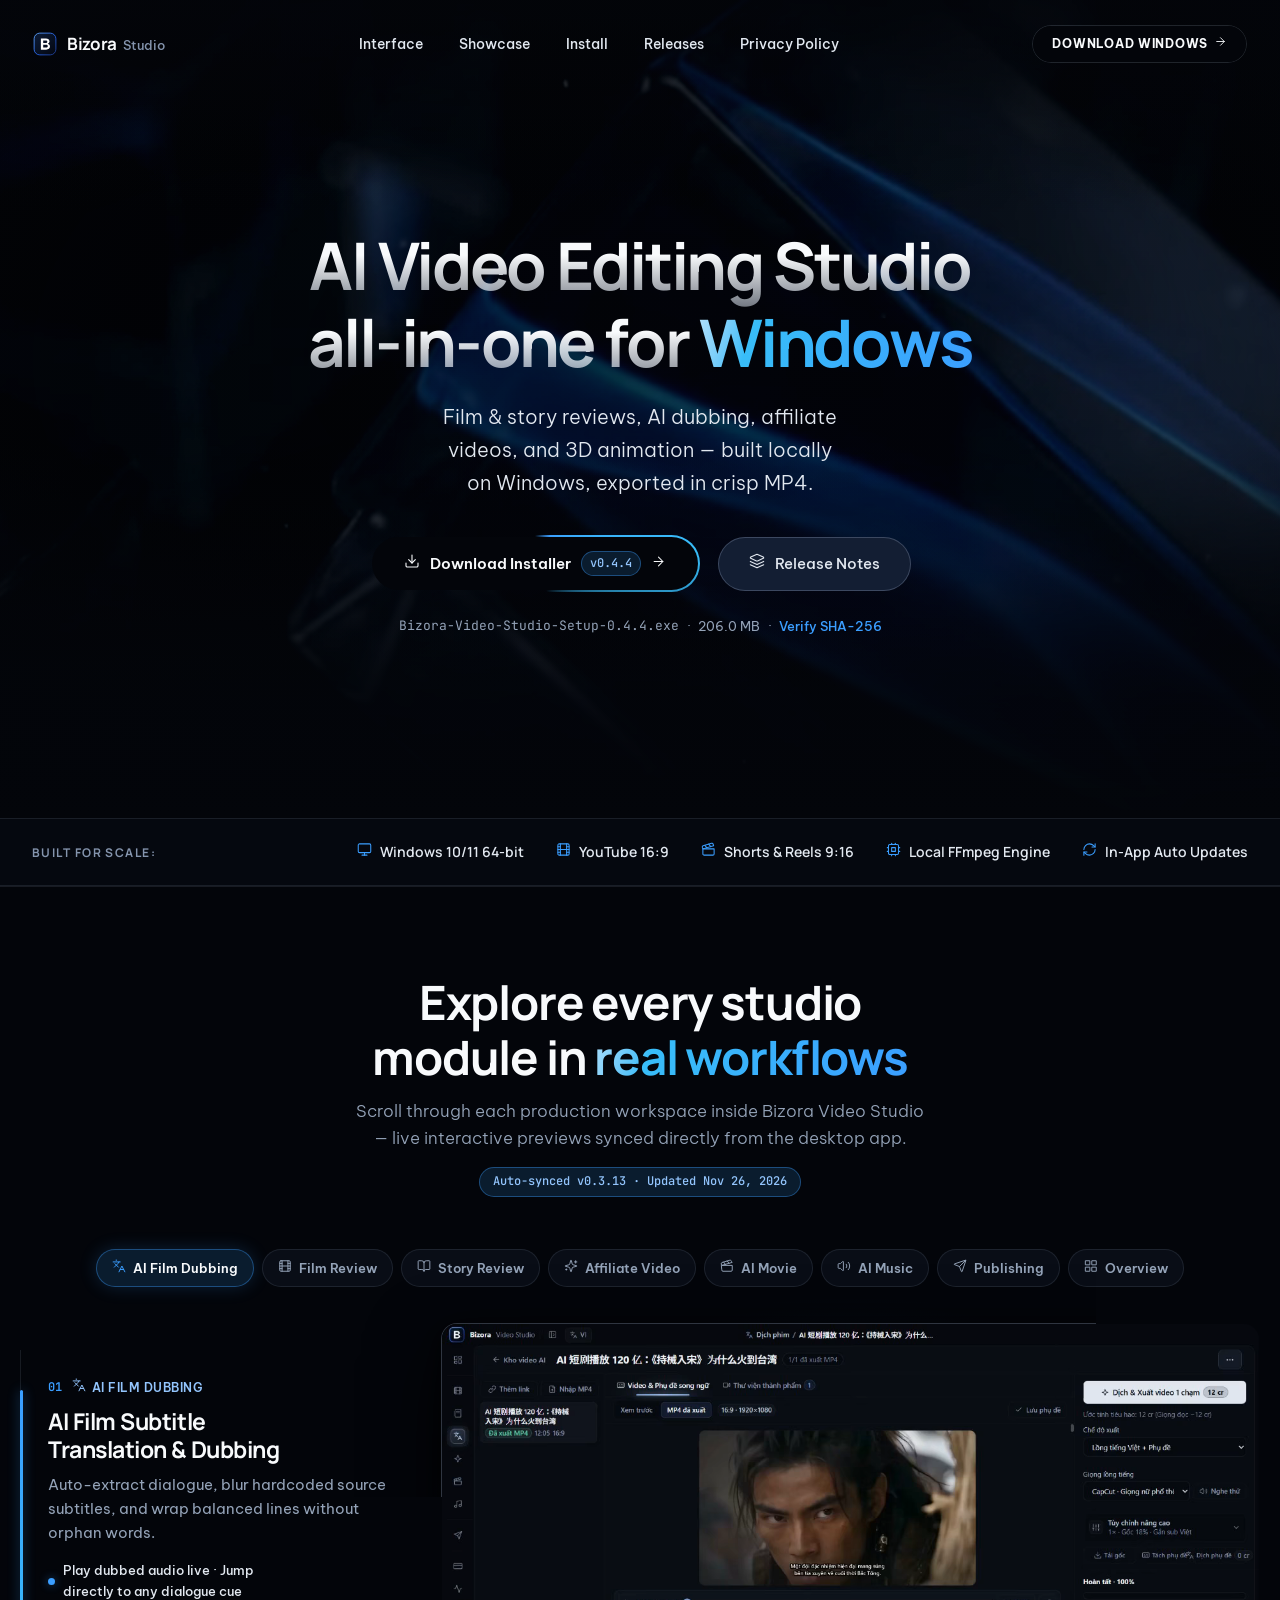
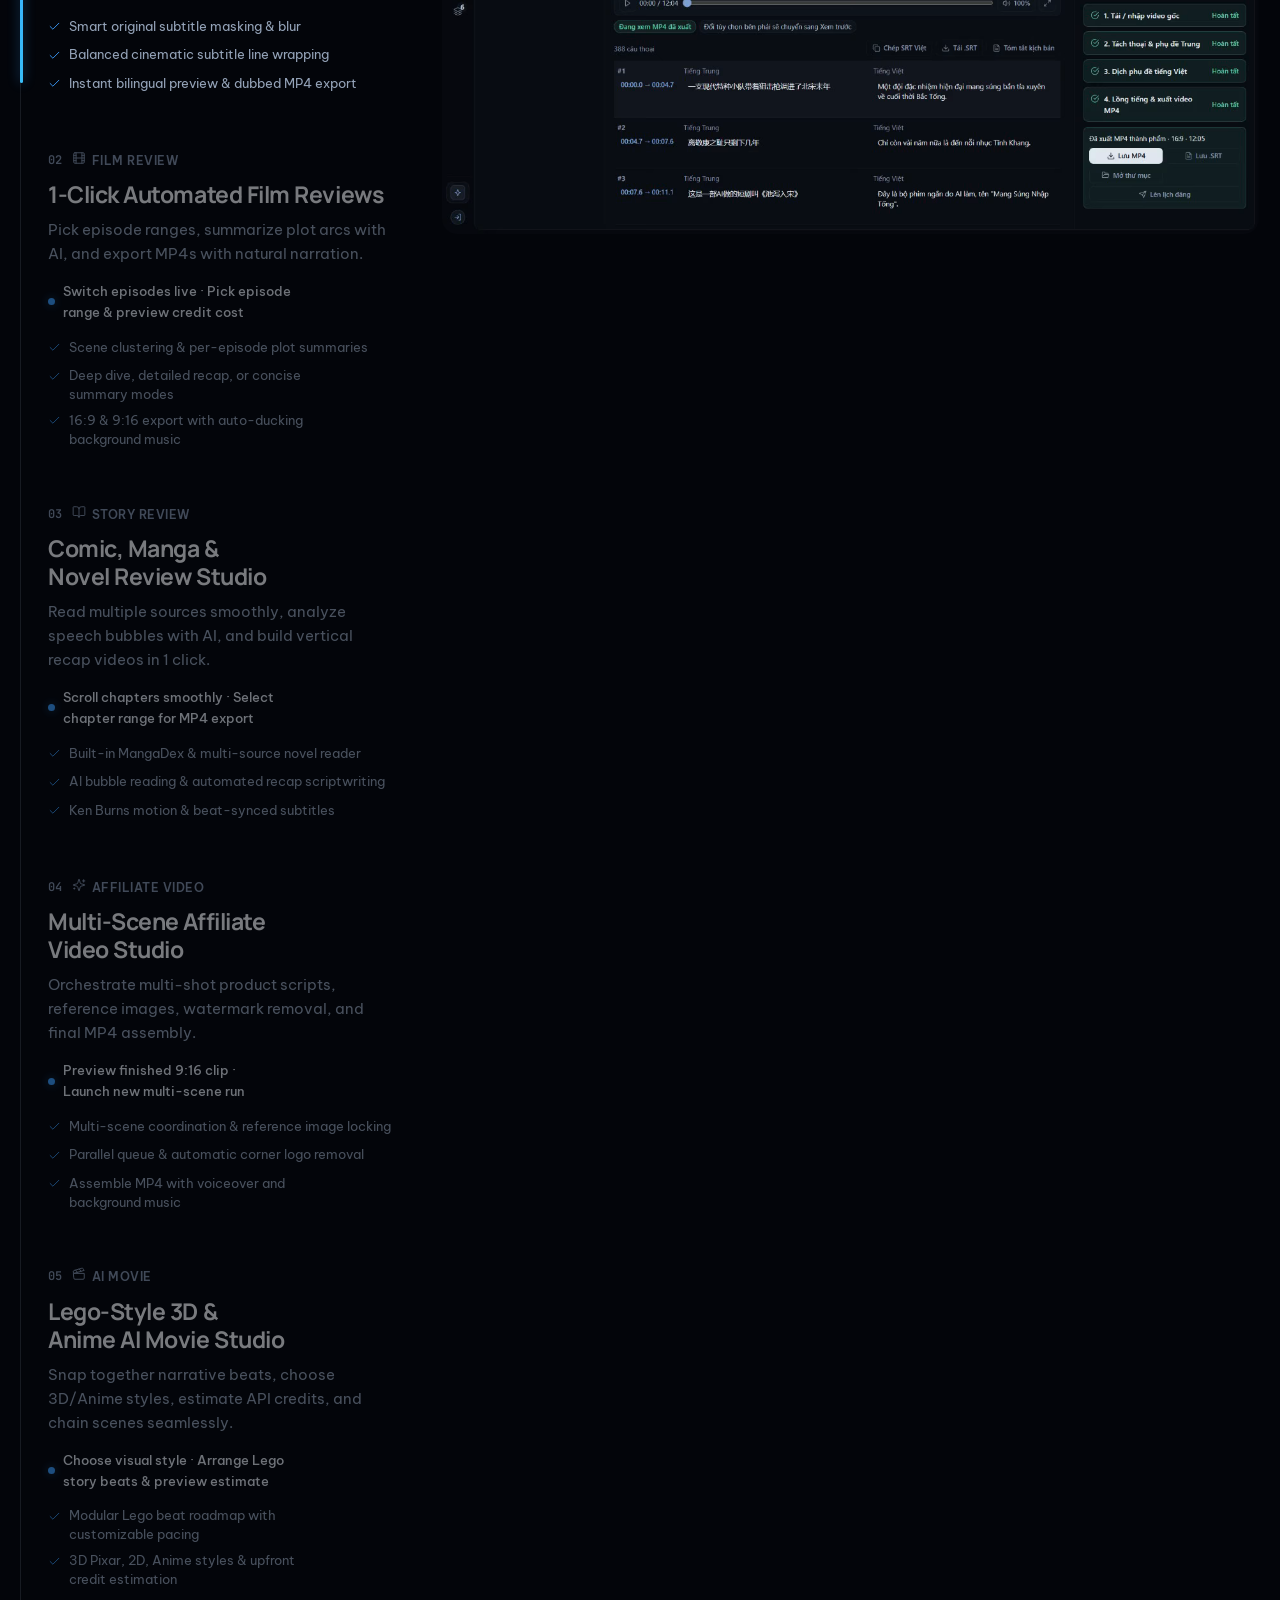
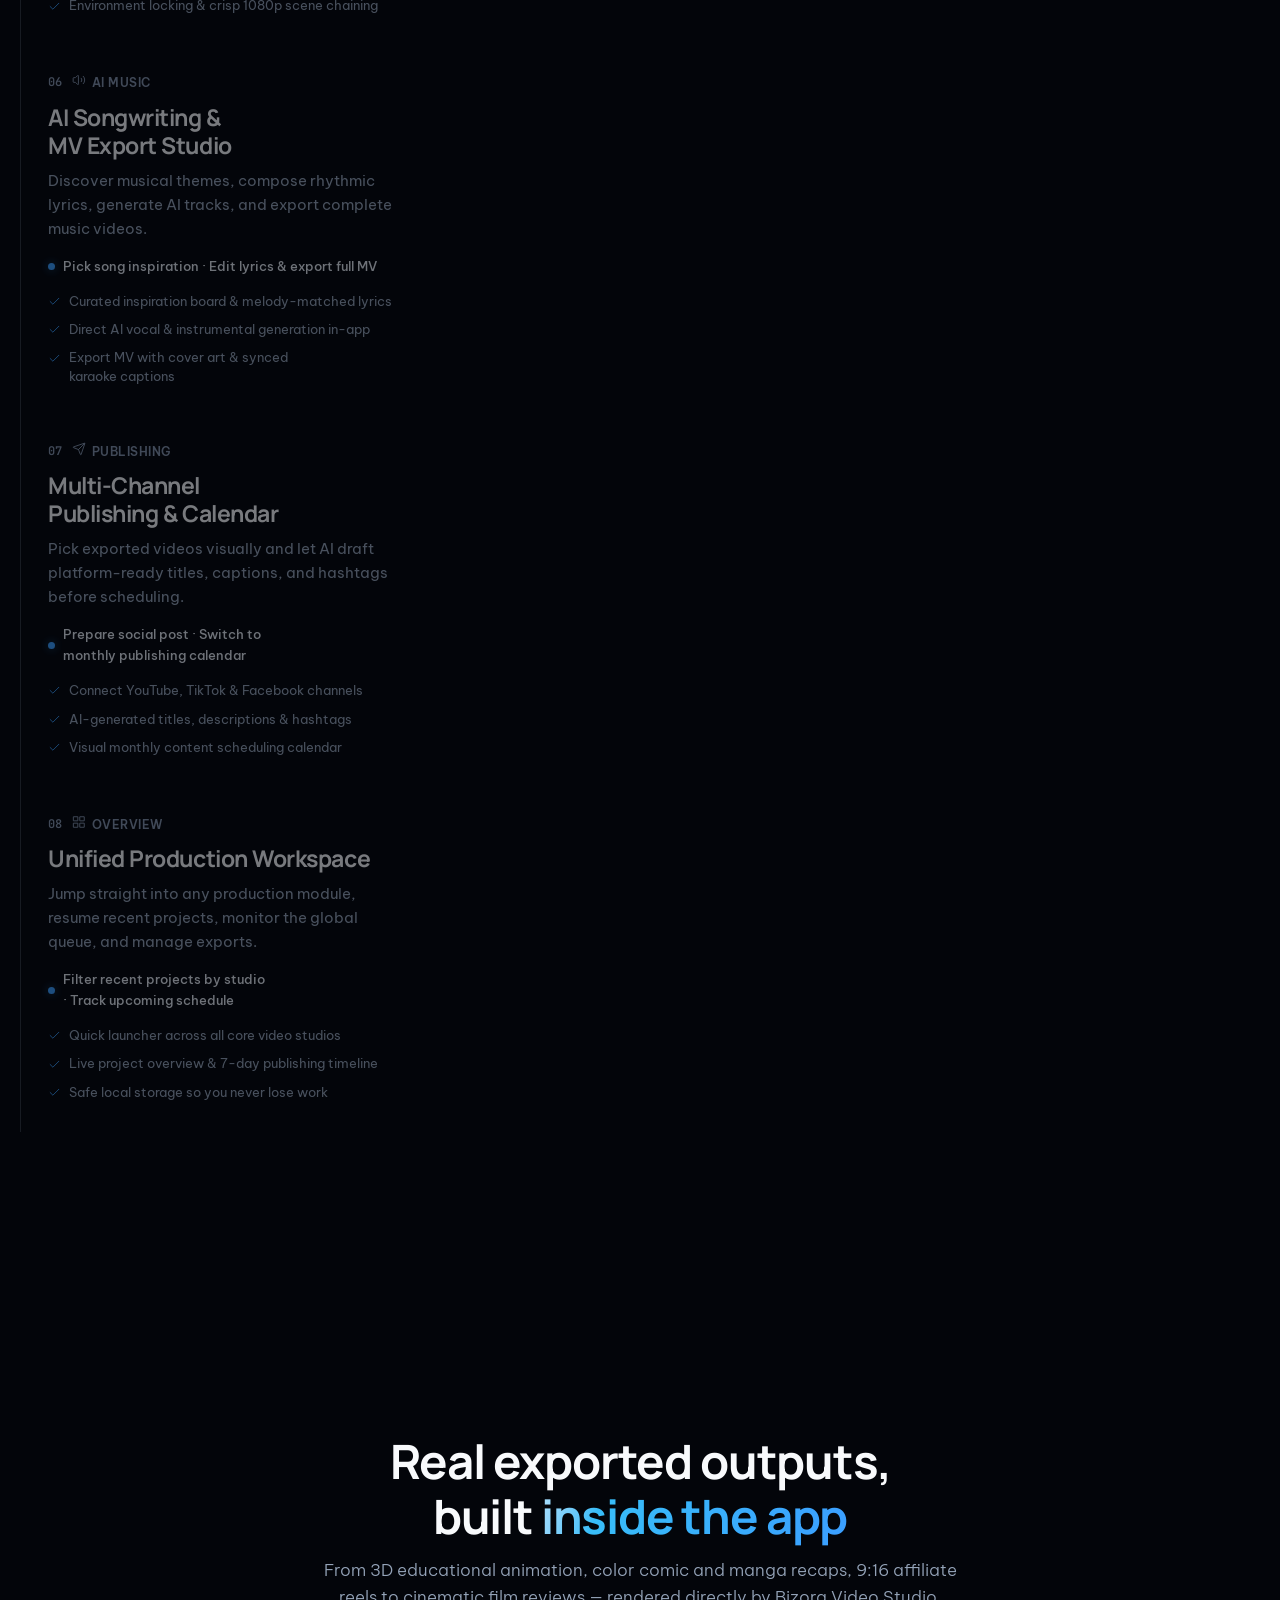
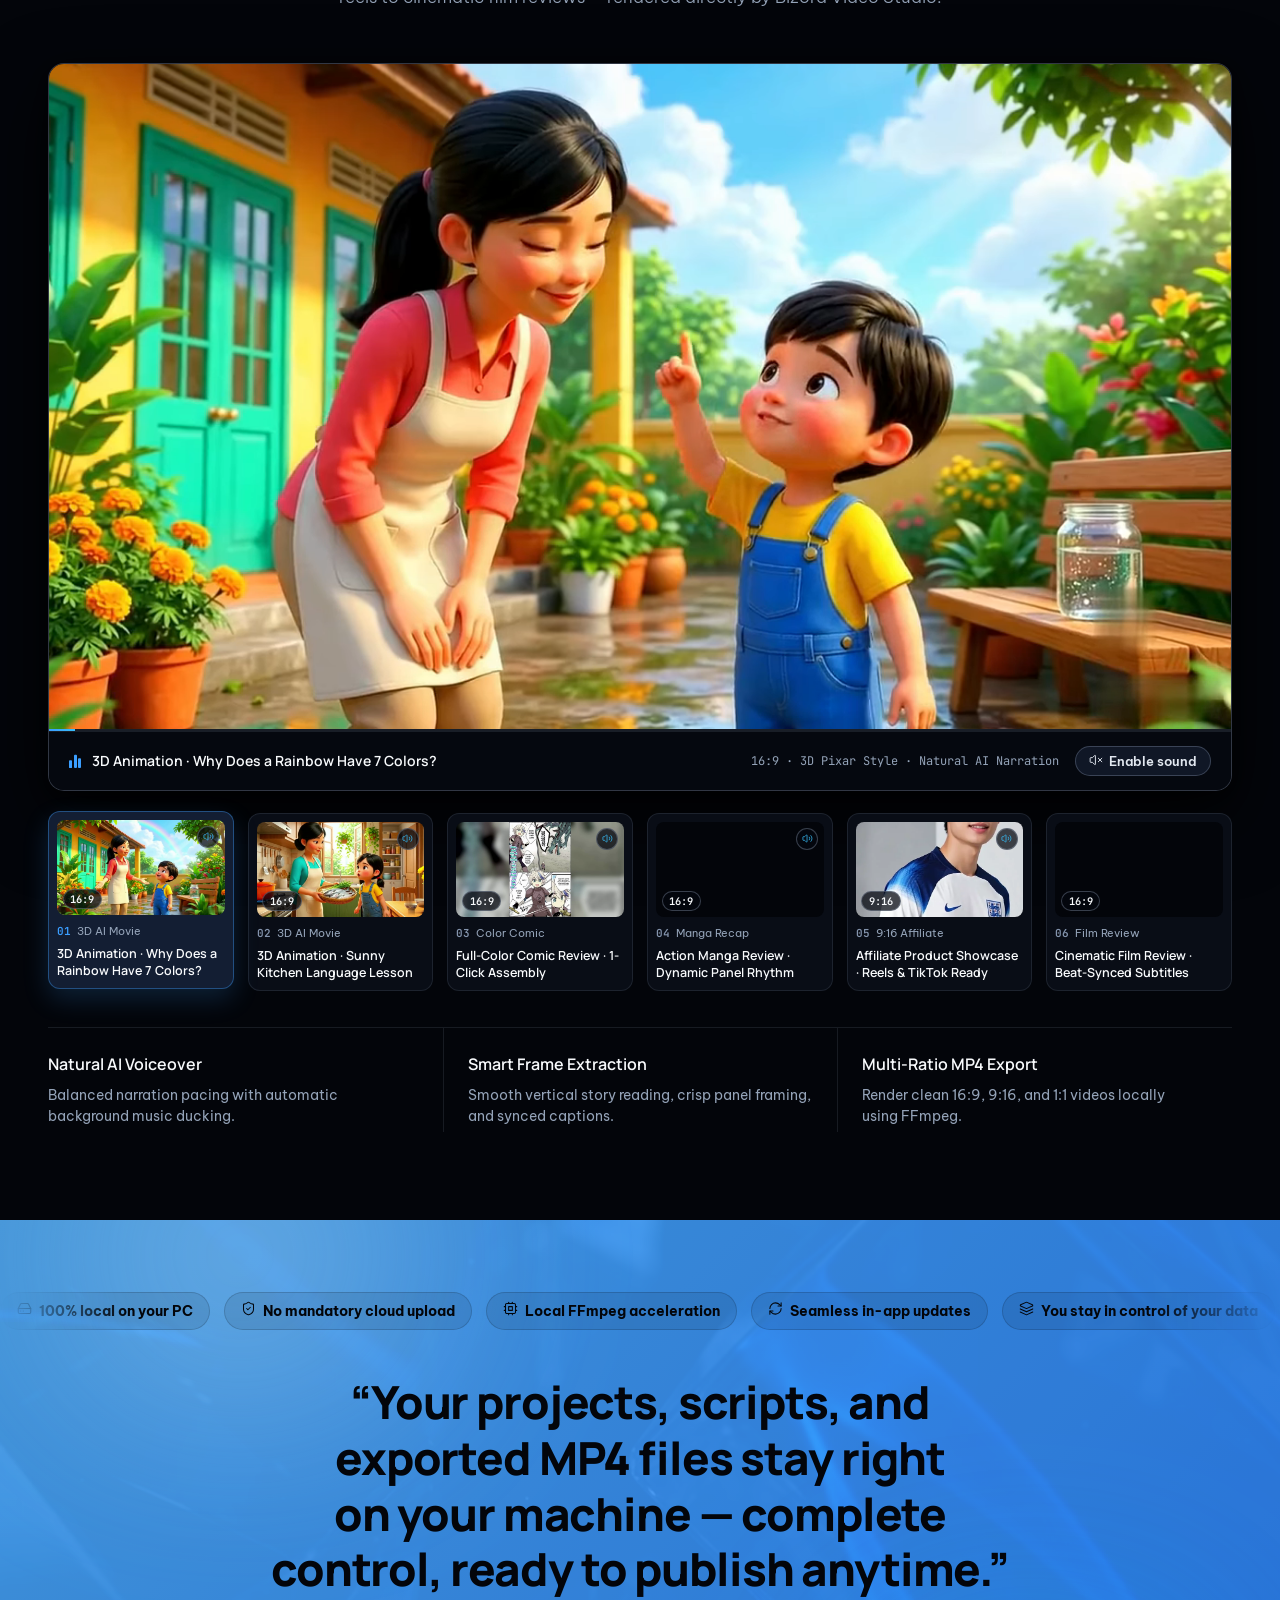
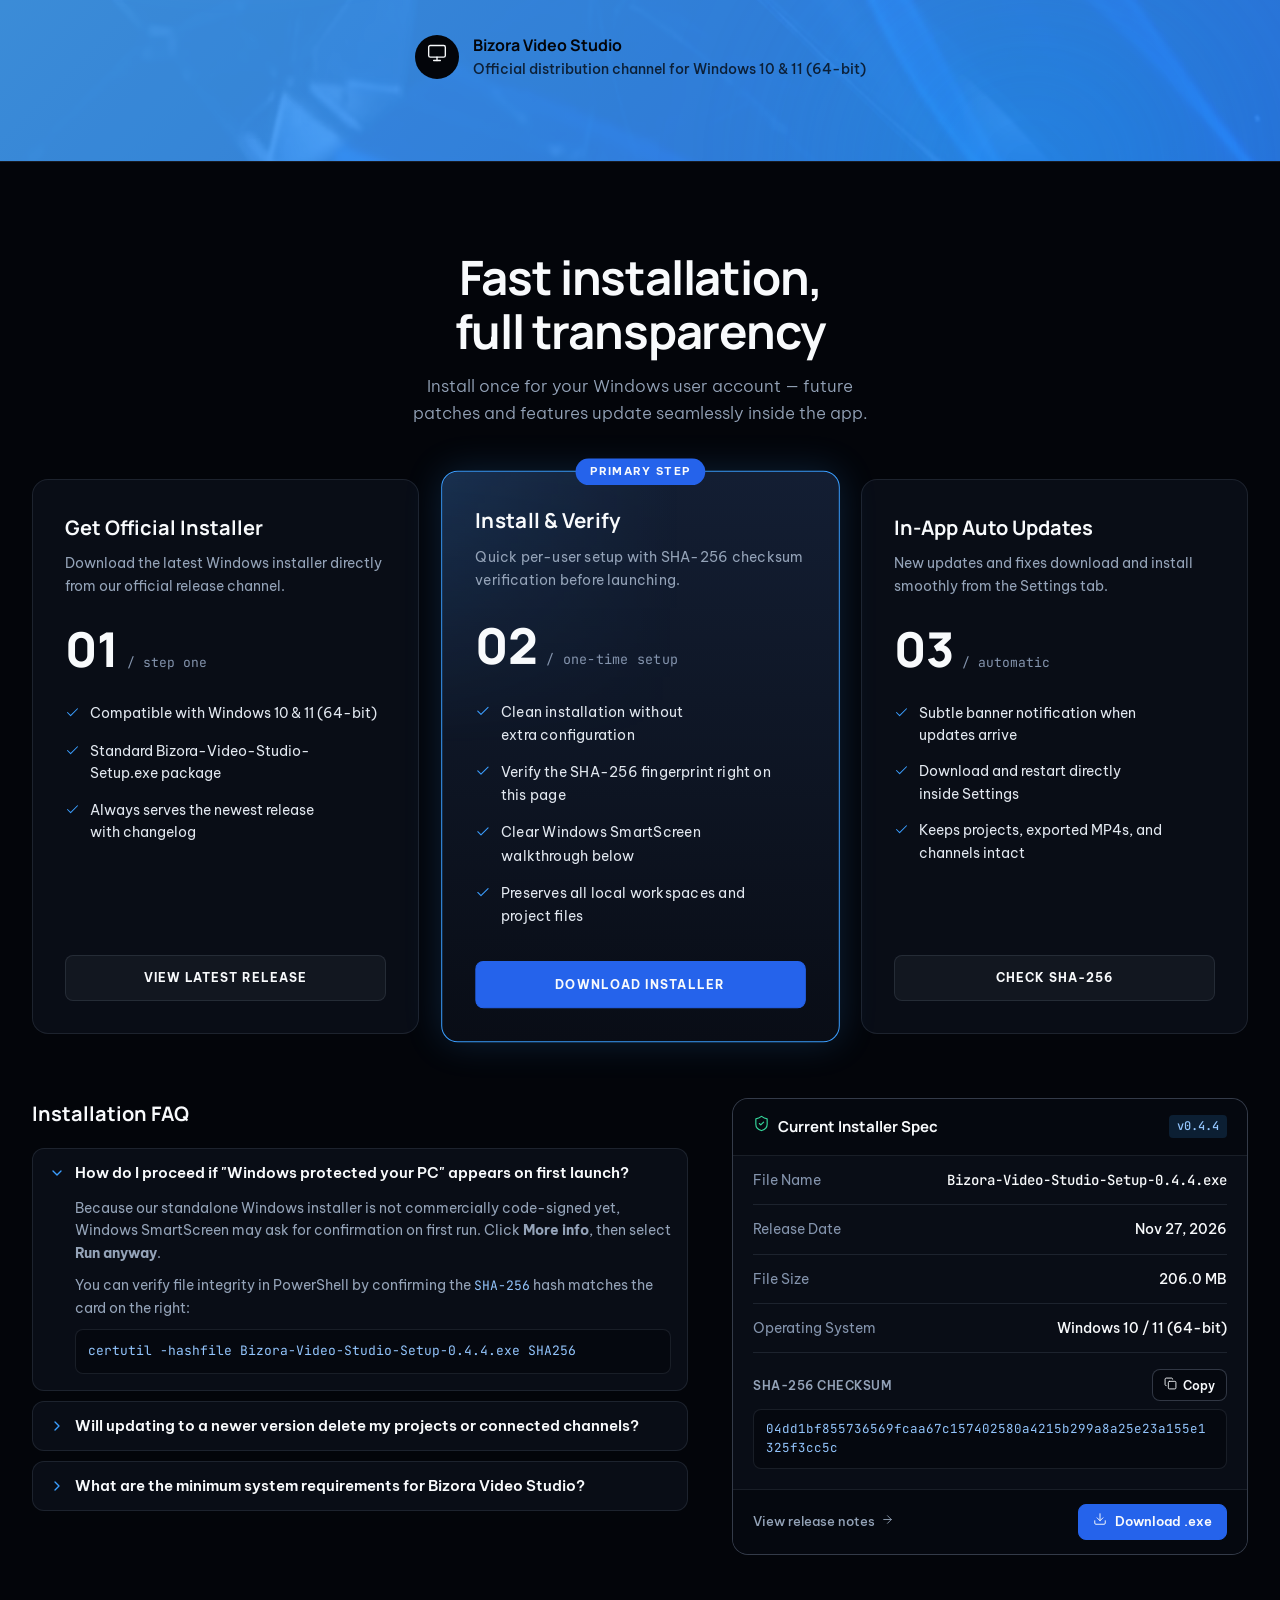
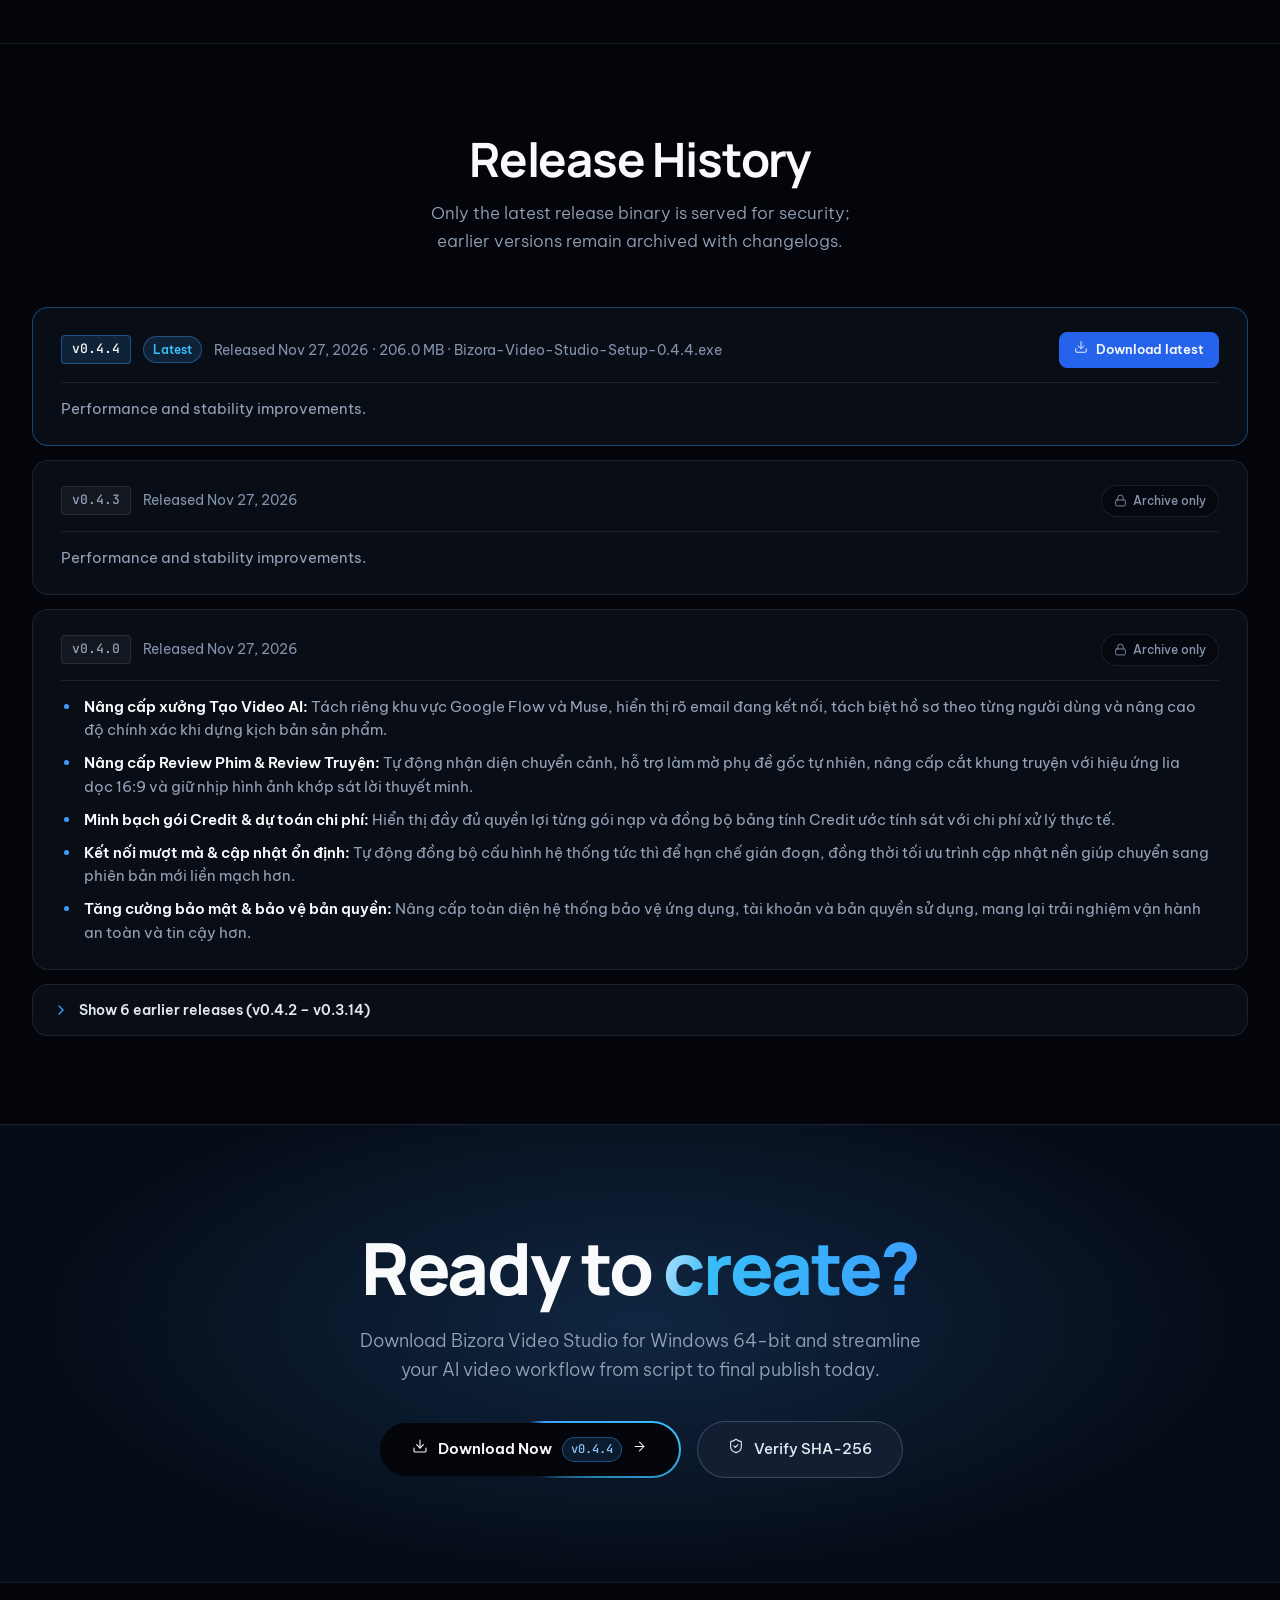
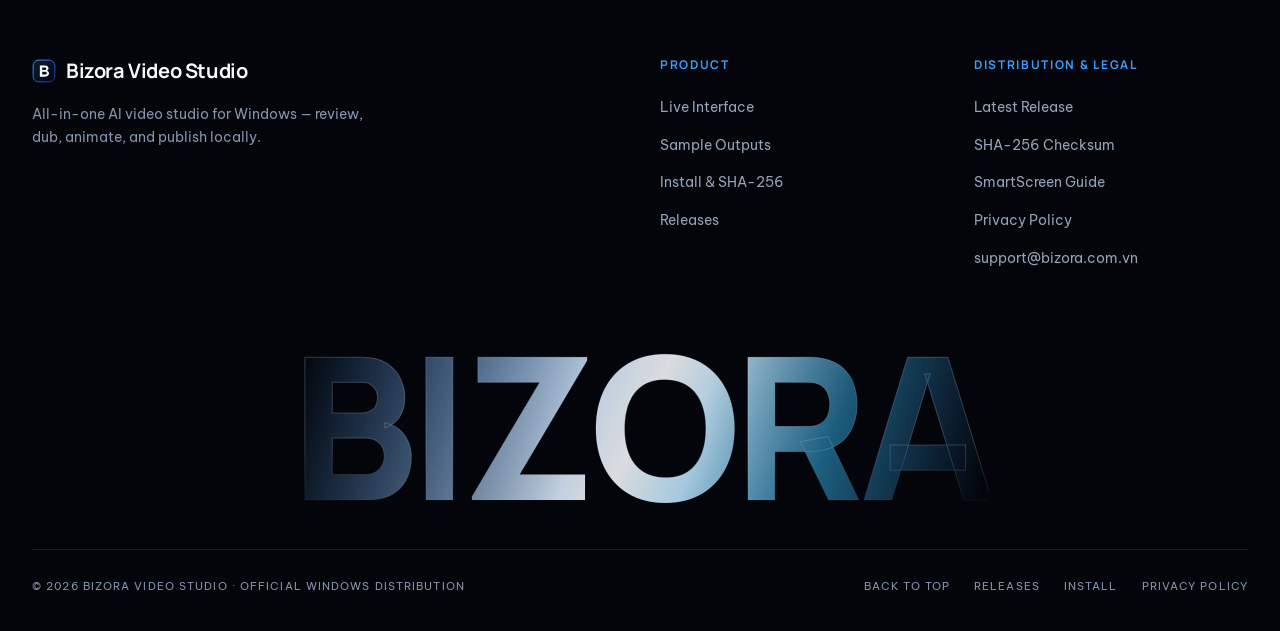
<file: index.html>
<!doctype html>
<html lang="en">
<head>
  <meta charset="utf-8">
  <meta name="viewport" content="width=device-width, initial-scale=1">
  <title>Bizora Video Studio — AI Video Production Studio for Windows</title>
  <meta name="description" content="Create film and story reviews, AI dubbing, affiliate videos, and 3D AI animations locally on Windows 10/11 — standard MP4 export for every channel.">
  <meta name="theme-color" content="#03050a">
  <meta name="color-scheme" content="dark">
  <link rel="canonical" href="https://videoai.bizora.com.vn/">

  <meta property="og:type" content="website">
  <meta property="og:site_name" content="Bizora Video Studio">
  <meta property="og:locale" content="en_US">
  <meta property="og:url" content="https://videoai.bizora.com.vn/">
  <meta property="og:title" content="Bizora Video Studio — AI Video Production Studio for Windows">
  <meta property="og:description" content="Create film and story reviews, AI dubbing, affiliate videos, and 3D AI animations locally on Windows 10/11.">
  <meta property="og:image" content="https://videoai.bizora.com.vn/assets/og-cover.jpg?v=20261126b">
  <meta property="og:image:secure_url" content="https://videoai.bizora.com.vn/assets/og-cover.jpg?v=20261126b">
  <meta property="og:image:type" content="image/jpeg">
  <meta property="og:image:width" content="1200">
  <meta property="og:image:height" content="630">
  <meta property="og:image:alt" content="Bizora Video Studio — All-in-one AI video production studio for Windows">

  <meta name="twitter:card" content="summary_large_image">
  <meta name="twitter:title" content="Bizora Video Studio — AI Video Production Studio for Windows">
  <meta name="twitter:description" content="Create film and story reviews, AI dubbing, affiliate videos, and 3D AI animations locally on Windows 10/11.">
  <meta name="twitter:image" content="https://videoai.bizora.com.vn/assets/og-cover.jpg?v=20261126b">
  <meta name="twitter:image:alt" content="Bizora Video Studio — All-in-one AI video production studio for Windows">

  <link rel="icon" type="image/svg+xml" href="./assets/logo.svg?v=20261126b">
  <link rel="icon" type="image/png" sizes="256x256" href="./assets/icon.png?v=20261126b">
  <link rel="icon" href="./favicon.ico?v=20261126b">
  <link rel="apple-touch-icon" sizes="180x180" href="./assets/apple-touch-icon.png?v=20261126b">

  <link rel="preload" as="image" href="./assets/videos/hero-ambient-poster.webp?v=20261125c" fetchpriority="high" type="image/webp">
  <link rel="preconnect" href="https://fonts.googleapis.com">
  <link rel="preconnect" href="https://fonts.gstatic.com" crossorigin>
  <link href="https://fonts.googleapis.com/css2?family=Be+Vietnam+Pro:wght@300;400;500;600;700&family=JetBrains+Mono:wght@400;500&family=Manrope:wght@400;600;700;800&display=swap" rel="stylesheet">
  <link rel="stylesheet" href="./styles.css?v=20261127a">
  <script type="application/ld+json">
  {
    "@context": "https://schema.org",
    "@type": "SoftwareApplication",
    "name": "Bizora Video Studio",
    "operatingSystem": "Windows 10, Windows 11 (64-bit)",
    "applicationCategory": "MultimediaApplication",
    "url": "https://videoai.bizora.com.vn/",
    "image": "https://videoai.bizora.com.vn/assets/og-cover.jpg?v=20261126b",
    "description": "Local-first AI video production studio for Windows: film and story reviews, AI dubbing, affiliate videos, and 3D AI animation.",
    "publisher": {
      "@type": "Organization",
      "name": "Bizora",
      "url": "https://videoai.bizora.com.vn/"
    }
  }
  </script>
</head>
<body>
  <a class="skip-link" href="#main-content">Skip to main content</a>

  <!-- Global Ocean Blue Noir Atmosphere for lower sections -->
  <div class="noir-bg" aria-hidden="true">
    <div class="noir-wash"></div>
    <div class="noir-stars noir-stars-sm"></div>
    <div class="noir-stars noir-stars-md"></div>
    <div class="noir-orb"></div>
    <div class="noir-grid"></div>
  </div>

  <!-- Top Atmospheric Blur Veil -->
  <div class="gradient-blur" aria-hidden="true"></div>
  <div class="nav-sentinel" id="nav-sentinel" aria-hidden="true"></div>

  <!-- Adaptive Top Navbar -->
  <header class="topbar">
    <nav class="pill-nav" aria-label="Primary navigation">
      <a class="brand" href="#top" aria-label="Bizora Video Studio">
        <img class="brand-logo" src="./assets/logo.svg?v=20261125c" width="24" height="24" alt="">
        <span class="brand-text">
          <span class="brand-name">Bizora</span>
          <span class="brand-sub">Studio</span>
        </span>
      </a>

      <div class="pill-links">
        <a href="#giao-dien">Interface</a>
        <a href="#thanh-pham">Showcase</a>
        <a href="#huong-dan">Install</a>
        <a href="#phien-ban">Releases</a>
        <a href="./privacy/">Privacy Policy</a>
      </div>

      <div class="pill-actions">
        <a id="header-download-btn" class="btn-pill-rim" href="https://github.com/MTrong2004/Bizora-VideoApp-Releases/releases/latest">
          <span class="pill-rim-ring" aria-hidden="true"></span>
          <span class="pill-rim-core" aria-hidden="true"></span>
          <span class="pill-rim-label">
            <span>Download Windows</span>
            <bizora-icon name="arrow-right" size="13"></bizora-icon>
          </span>
        </a>
      </div>
    </nav>
  </header>

  <main id="main-content" class="site-main">
    <!-- Hero Section with Full-Bleed Ambient Video -->
    <section id="top" class="hero">
      <bizora-hero-ambient id="hero-ambient" class="hero-stage">
        <div class="hero-ambient-backdrop" aria-hidden="true">
          <video
            class="hero-ambient-video"
            width="1280"
            height="720"
            poster="./assets/videos/hero-ambient-poster.webp?v=20261125c"
            preload="metadata"
            autoplay
            muted
            loop
            playsinline
          >
            <source src="./assets/videos/hero-ambient.webm?v=20261125c" type="video/webm">
            <source src="./assets/videos/hero-ambient.mp4?v=20261125c" type="video/mp4">
          </video>
          <div class="hero-ambient-scrim"></div>
        </div>

        <div class="container hero-inner">
          <h1 class="hero-title">
            <span class="hero-grad-line">AI Video Editing Studio</span>
            <span class="hero-grad-line">
              all-in-one for <span class="hero-accent">Windows</span>
            </span>
          </h1>

          <p class="hero-lead">
            Film &amp; story reviews, AI dubbing, affiliate videos, and 3D animation — built locally on Windows, exported in crisp MP4.
          </p>

          <div class="hero-actions">
            <a id="hero-download-btn" class="shiny-cta" href="https://github.com/MTrong2004/Bizora-VideoApp-Releases/releases/latest">
              <span class="shiny-cta-inner">
                <bizora-icon name="download" size="16"></bizora-icon>
                <span>Download Installer</span>
                <span id="hero-download-ver" class="btn-ver">v0.1.0</span>
                <bizora-icon name="arrow-right" size="15" class="cta-arrow"></bizora-icon>
              </span>
            </a>

            <a class="btn-noir-secondary" href="#phien-ban">
              <bizora-icon name="layers" size="16"></bizora-icon>
              <span>Release Notes</span>
            </a>
          </div>

          <p class="hero-spec" id="hero-spec-line">
            <span class="mono" id="hero-asset-name">Bizora-Video-Studio-Setup-0.1.0.exe</span>
            <span class="dot" aria-hidden="true">·</span>
            <span id="hero-asset-size">116.7 MB</span>
            <span class="dot" aria-hidden="true">·</span>
            <a class="inline-anchor" href="#kiem-tra-tep">Verify SHA-256</a>
          </p>
        </div>
      </bizora-hero-ambient>

      <!-- Full-Width Capabilities Strip -->
      <div class="trust-strip">
        <div class="container trust-inner">
          <p class="trust-label">BUILT FOR SCALE:</p>
          <ul class="trust-items">
            <li><bizora-icon name="monitor" size="15"></bizora-icon><span>Windows 10/11 64-bit</span></li>
            <li><bizora-icon name="film" size="15"></bizora-icon><span>YouTube 16:9</span></li>
            <li><bizora-icon name="clapperboard" size="15"></bizora-icon><span>Shorts &amp; Reels 9:16</span></li>
            <li><bizora-icon name="cpu" size="15"></bizora-icon><span>Local FFmpeg Engine</span></li>
            <li><bizora-icon name="refresh-cw" size="15"></bizora-icon><span>In-App Auto Updates</span></li>
          </ul>
        </div>
      </div>
    </section>

    <!-- Live Auto-Synced Sticky Scrollytelling UI Walkthrough -->
    <section id="giao-dien" class="section section-bordered">
      <div class="container container-wide">
        <div class="section-head section-head-center" data-reveal>
          <h2>
            Explore every studio module in <span class="text-accent">real workflows</span>
          </h2>
          <p>Scroll through each production workspace inside Bizora Video Studio — live interactive previews synced directly from the desktop app.</p>
          <p class="ui-sync-meta mono" id="ui-sync-meta" hidden></p>
        </div>

        <bizora-ui-showcase id="ui-showcase"></bizora-ui-showcase>
      </div>
    </section>

    <!-- Option A+: Multi-Format Cinema Stage Showcase with Real Rendered Outputs -->
    <section id="thanh-pham" class="section">
      <div class="container container-wide">
        <div class="section-head section-head-center" data-reveal>
          <h2>
            Real exported outputs, built <span class="text-accent">inside the app</span>
          </h2>
          <p>From 3D educational animation, color comic and manga recaps, 9:16 affiliate reels to cinematic film reviews — rendered directly by Bizora Video Studio.</p>
        </div>

        <bizora-cinema-stage class="cinema-stage" id="cinema-stage" data-reveal>
          <div class="cinema-stage-mount"></div>

          <div class="cinema-highlights">
            <div class="highlight-col">
              <h3>Natural AI Voiceover</h3>
              <p>Balanced narration pacing with automatic background music ducking.</p>
            </div>
            <div class="highlight-col">
              <h3>Smart Frame Extraction</h3>
              <p>Smooth vertical story reading, crisp panel framing, and synced captions.</p>
            </div>
            <div class="highlight-col">
              <h3>Multi-Ratio MP4 Export</h3>
              <p>Render clean 16:9, 9:16, and 1:1 videos locally using FFmpeg.</p>
            </div>
          </div>
        </bizora-cinema-stage>
      </div>
    </section>

    <!-- Kinetic Atmospheric Ocean Blue Impact Band -->
    <section class="impact-band" aria-labelledby="impact-statement">
      <div class="impact-atmosphere" aria-hidden="true">
        <video
          class="impact-bg-video"
          width="1280"
          height="720"
          preload="none"
          muted
          loop
          playsinline
        >
          <source src="./assets/videos/hero-ambient.webm?v=20261125c" type="video/webm">
          <source src="./assets/videos/hero-ambient.mp4?v=20261125c" type="video/mp4">
        </video>
        <div class="impact-aurora impact-aurora-a"></div>
        <div class="impact-aurora impact-aurora-b"></div>
        <div class="impact-sheen"></div>
      </div>

      <div class="impact-marquee" aria-label="Local-first desktop advantages">
        <div class="impact-marquee-viewport">
          <ul class="impact-marquee-track">
            <li><bizora-icon name="hard-drive" size="15"></bizora-icon><span>100% local on your PC</span></li>
            <li><bizora-icon name="shield-check" size="15"></bizora-icon><span>No mandatory cloud upload</span></li>
            <li><bizora-icon name="cpu" size="15"></bizora-icon><span>Local FFmpeg acceleration</span></li>
            <li><bizora-icon name="refresh-cw" size="15"></bizora-icon><span>Seamless in-app updates</span></li>
            <li><bizora-icon name="layers" size="15"></bizora-icon><span>You stay in control of your data</span></li>
          </ul>
          <ul class="impact-marquee-track" aria-hidden="true">
            <li><bizora-icon name="hard-drive" size="15"></bizora-icon><span>100% local on your PC</span></li>
            <li><bizora-icon name="shield-check" size="15"></bizora-icon><span>No mandatory cloud upload</span></li>
            <li><bizora-icon name="cpu" size="15"></bizora-icon><span>Local FFmpeg acceleration</span></li>
            <li><bizora-icon name="refresh-cw" size="15"></bizora-icon><span>Seamless in-app updates</span></li>
            <li><bizora-icon name="layers" size="15"></bizora-icon><span>You stay in control of your data</span></li>
          </ul>
        </div>
      </div>

      <div class="container impact-band-inner" data-reveal>
        <h2 id="impact-statement" class="impact-quote">
          “Your projects, scripts, and exported MP4 files stay right on your machine — complete control, ready to publish anytime.”
        </h2>

        <div class="impact-identity">
          <div class="impact-mark" aria-hidden="true">
            <bizora-icon name="monitor" size="20"></bizora-icon>
          </div>
          <div class="impact-identity-text">
            <strong>Bizora Video Studio</strong>
            <span>Official distribution channel for Windows 10 &amp; 11 (64-bit)</span>
          </div>
        </div>
      </div>
    </section>

    <!-- Installation Steps + Verification -->
    <section id="huong-dan" class="section section-bordered">
      <div class="container">
        <div class="section-head section-head-center" data-reveal>
          <h2>Fast installation, full transparency</h2>
          <p>Install once for your Windows user account — future patches and features update seamlessly inside the app.</p>
        </div>

        <div class="install-grid">
          <article class="tier-card" data-reveal>
            <div class="tier-head">
              <h3>Get Official Installer</h3>
              <p>Download the latest Windows installer directly from our official release channel.</p>
            </div>
            <div class="tier-metric">
              <span class="tier-num">01</span>
              <span class="tier-unit">/ step one</span>
            </div>
            <ul class="tier-list">
              <li><bizora-icon name="check" size="15"></bizora-icon><span>Compatible with Windows 10 &amp; 11 (64-bit)</span></li>
              <li><bizora-icon name="check" size="15"></bizora-icon><span>Standard Bizora-Video-Studio-Setup.exe package</span></li>
              <li><bizora-icon name="check" size="15"></bizora-icon><span>Always serves the newest release with changelog</span></li>
            </ul>
            <a class="tier-btn tier-btn-ghost" href="#phien-ban">View latest release</a>
          </article>

          <article class="tier-card tier-card-featured" data-reveal>
            <span class="tier-badge">Primary Step</span>
            <div class="tier-head">
              <h3>Install &amp; Verify</h3>
              <p>Quick per-user setup with SHA-256 checksum verification before launching.</p>
            </div>
            <div class="tier-metric">
              <span class="tier-num">02</span>
              <span class="tier-unit">/ one-time setup</span>
            </div>
            <ul class="tier-list">
              <li><bizora-icon name="check" size="15"></bizora-icon><span>Clean installation without extra configuration</span></li>
              <li><bizora-icon name="check" size="15"></bizora-icon><span>Verify the SHA-256 fingerprint right on this page</span></li>
              <li><bizora-icon name="check" size="15"></bizora-icon><span>Clear Windows SmartScreen walkthrough below</span></li>
              <li><bizora-icon name="check" size="15"></bizora-icon><span>Preserves all local workspaces and project files</span></li>
            </ul>
            <a id="step-download-btn" class="tier-btn tier-btn-primary" href="https://github.com/MTrong2004/Bizora-VideoApp-Releases/releases/latest">Download Installer</a>
          </article>

          <article class="tier-card" data-reveal>
            <div class="tier-head">
              <h3>In-App Auto Updates</h3>
              <p>New updates and fixes download and install smoothly from the Settings tab.</p>
            </div>
            <div class="tier-metric">
              <span class="tier-num">03</span>
              <span class="tier-unit">/ automatic</span>
            </div>
            <ul class="tier-list">
              <li><bizora-icon name="check" size="15"></bizora-icon><span>Subtle banner notification when updates arrive</span></li>
              <li><bizora-icon name="check" size="15"></bizora-icon><span>Download and restart directly inside Settings</span></li>
              <li><bizora-icon name="check" size="15"></bizora-icon><span>Keeps projects, exported MP4s, and channels intact</span></li>
            </ul>
            <a class="tier-btn tier-btn-ghost" href="#kiem-tra-tep">Check SHA-256</a>
          </article>
        </div>

        <div class="verify-split">
          <section class="accordion" aria-labelledby="faq-heading" data-reveal>
            <h3 id="faq-heading" class="faq-title">Installation FAQ</h3>

            <details open>
              <summary>How do I proceed if "Windows protected your PC" appears on first launch?</summary>
              <div class="faq-body">
                <p>
                  Because our standalone Windows installer is not commercially code-signed yet, Windows SmartScreen may ask for confirmation on first run.
                  Click <strong>More info</strong>, then select <strong>Run anyway</strong>.
                </p>
                <p>
                  You can verify file integrity in PowerShell by confirming the <code>SHA-256</code> hash matches the card on the right:
                </p>
                <pre class="code-snippet"><code>certutil -hashfile Bizora-Video-Studio-Setup-0.1.0.exe SHA256</code></pre>
              </div>
            </details>

            <details>
              <summary>Will updating to a newer version delete my projects or connected channels?</summary>
              <div class="faq-body">
                <p>
                  No. Project workspaces, exported MP4 videos, and local channel tokens are stored in your user data directory, separate from the application binaries.
                </p>
              </div>
            </details>

            <details>
              <summary>What are the minimum system requirements for Bizora Video Studio?</summary>
              <div class="faq-body">
                <p>
                  Requires <strong>Windows 10 or Windows 11 (64-bit)</strong> and an Internet connection when invoking AI tools, syncing publishing schedules, or checking for updates.
                </p>
              </div>
            </details>
          </section>

          <aside id="kiem-tra-tep" class="spec-col" aria-label="Current release technical specifications" data-reveal>
            <bizora-checksum-card id="checksum-card"></bizora-checksum-card>
          </aside>
        </div>
      </div>
    </section>

    <!-- Live Release Notes -->
    <section id="phien-ban" class="section section-bordered">
      <div class="container">
        <div class="section-head section-head-center" data-reveal>
          <h2>Release History</h2>
          <p>Only the latest release binary is served for security; earlier versions remain archived with changelogs.</p>
        </div>

        <bizora-release-notes id="release-notes" data-reveal></bizora-release-notes>
      </div>
    </section>

    <!-- Bottom Conversion CTA -->
    <section class="final-cta">
      <div class="final-cta-glow" aria-hidden="true"></div>
      <div class="container final-cta-inner" data-reveal>
        <h2>Ready to <span class="text-accent">create?</span></h2>
        <p>Download Bizora Video Studio for Windows 64-bit and streamline your AI video workflow from script to final publish today.</p>

        <div class="final-cta-actions">
          <a id="cta-download-btn" class="shiny-cta" href="https://github.com/MTrong2004/Bizora-VideoApp-Releases/releases/latest">
            <span class="shiny-cta-inner">
              <bizora-icon name="download" size="16"></bizora-icon>
              <span>Download Now</span>
              <span id="cta-download-ver" class="btn-ver">v0.1.0</span>
              <bizora-icon name="arrow-right" size="15" class="cta-arrow"></bizora-icon>
            </span>
          </a>

          <a class="btn-noir-secondary" href="#kiem-tra-tep">
            <bizora-icon name="shield-check" size="16"></bizora-icon>
            <span>Verify SHA-256</span>
          </a>
        </div>
      </div>
    </section>
  </main>

  <footer class="site-footer">
    <div class="container footer-grid">
      <div class="footer-brand-col">
        <div class="footer-brand">
          <img src="./assets/logo.svg?v=20261125c" width="24" height="24" alt="">
          <span>Bizora Video Studio</span>
        </div>
        <p class="footer-tagline">
          All-in-one AI video studio for Windows — review, dub, animate, and publish locally.
        </p>
      </div>

      <div class="footer-col">
        <h4>Product</h4>
        <ul>
          <li><a href="#giao-dien">Live Interface</a></li>
          <li><a href="#thanh-pham">Sample Outputs</a></li>
          <li><a href="#huong-dan">Install &amp; SHA-256</a></li>
          <li><a href="#phien-ban">Releases</a></li>
        </ul>
      </div>

      <div class="footer-col">
        <h4>Distribution &amp; Legal</h4>
        <ul>
          <li><a href="#phien-ban">Latest Release</a></li>
          <li><a href="#kiem-tra-tep">SHA-256 Checksum</a></li>
          <li><a href="#faq-heading">SmartScreen Guide</a></li>
          <li><a href="./privacy/">Privacy Policy</a></li>
          <li><a href="mailto:support@bizora.com.vn">support@bizora.com.vn</a></li>
        </ul>
      </div>
    </div>

    <div class="footer-watermark" id="footer-watermark" aria-hidden="true">
      <span class="watermark-base">BIZORA</span>
      <span class="watermark-glow">BIZORA</span>
    </div>

    <div class="container footer-bottom">
      <p>&copy; 2026 Bizora Video Studio · Official Windows Distribution</p>
      <div class="footer-bottom-links">
        <a href="#top">Back to top</a>
        <a href="#phien-ban">Releases</a>
        <a href="#huong-dan">Install</a>
        <a href="./privacy/">Privacy Policy</a>
      </div>
    </div>
  </footer>

  <script src="./app.js?v=20261127c" defer></script>
</body>
</html>
</file>
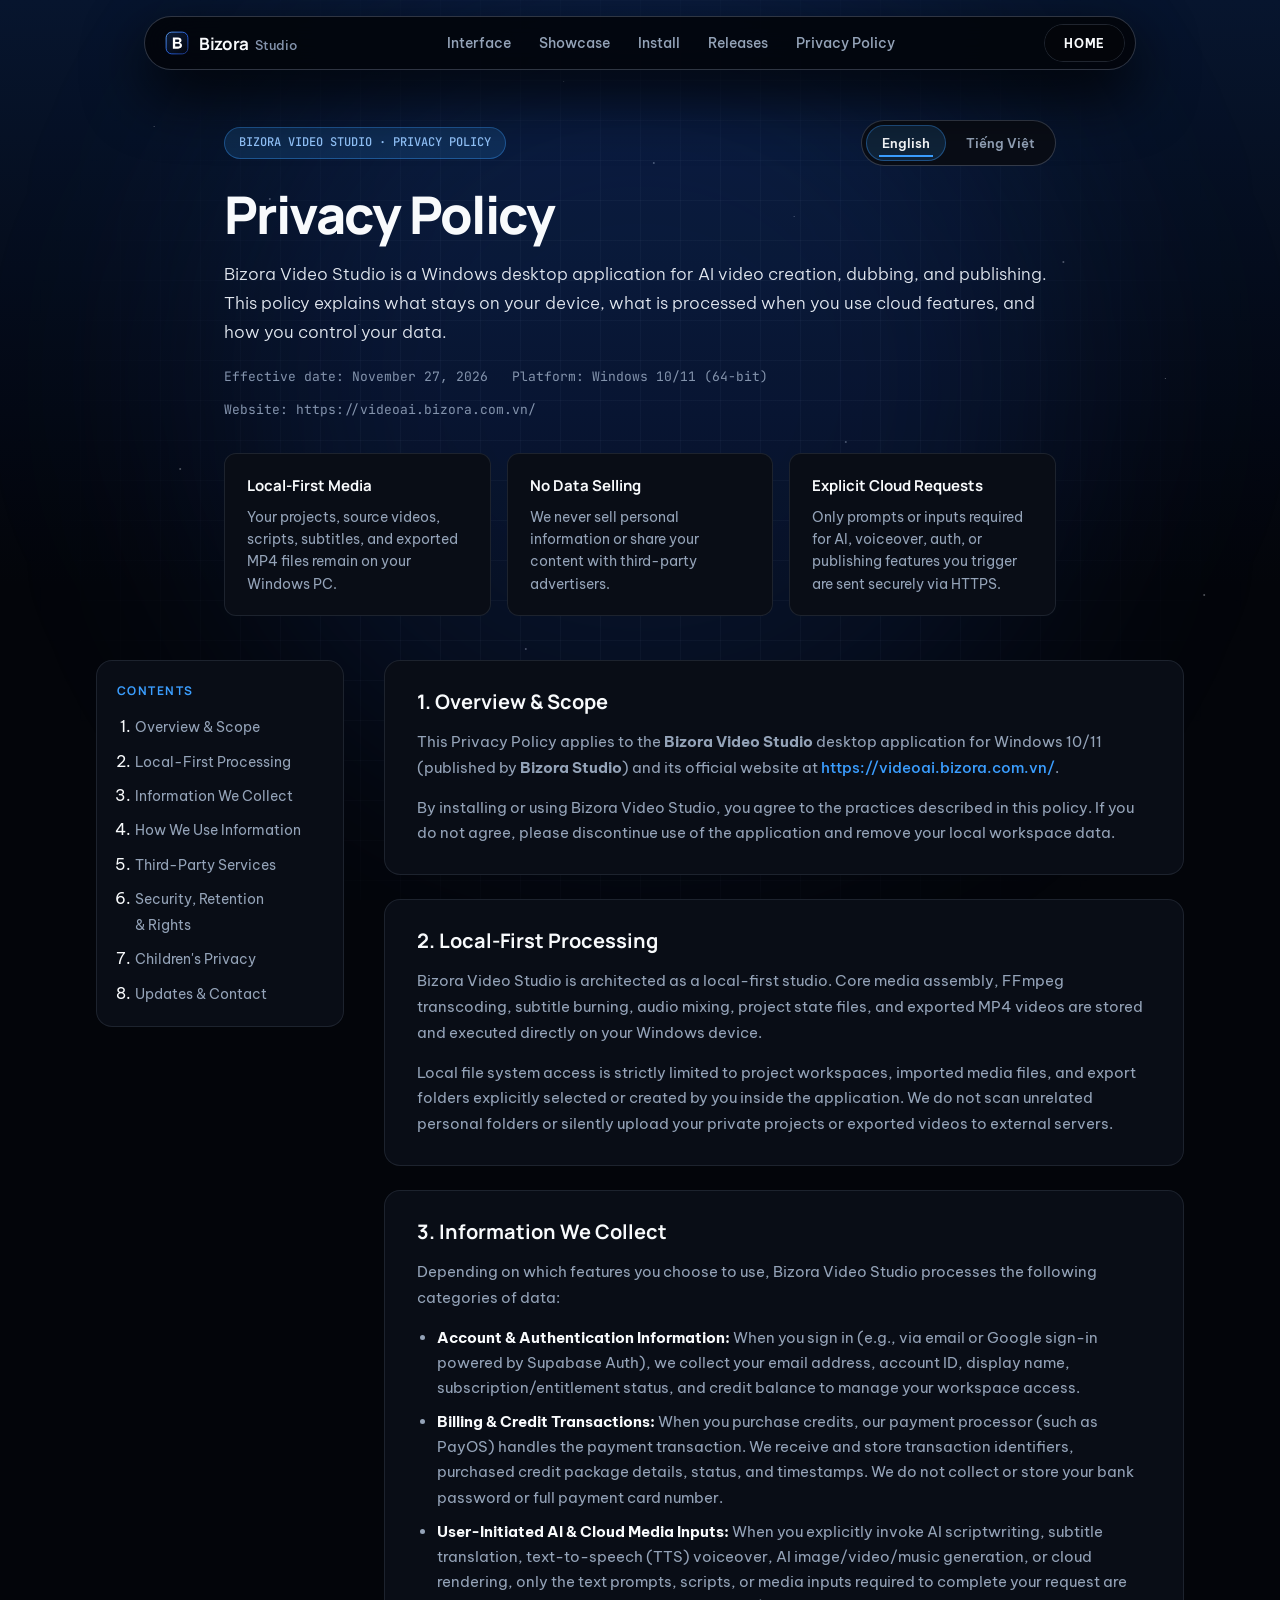
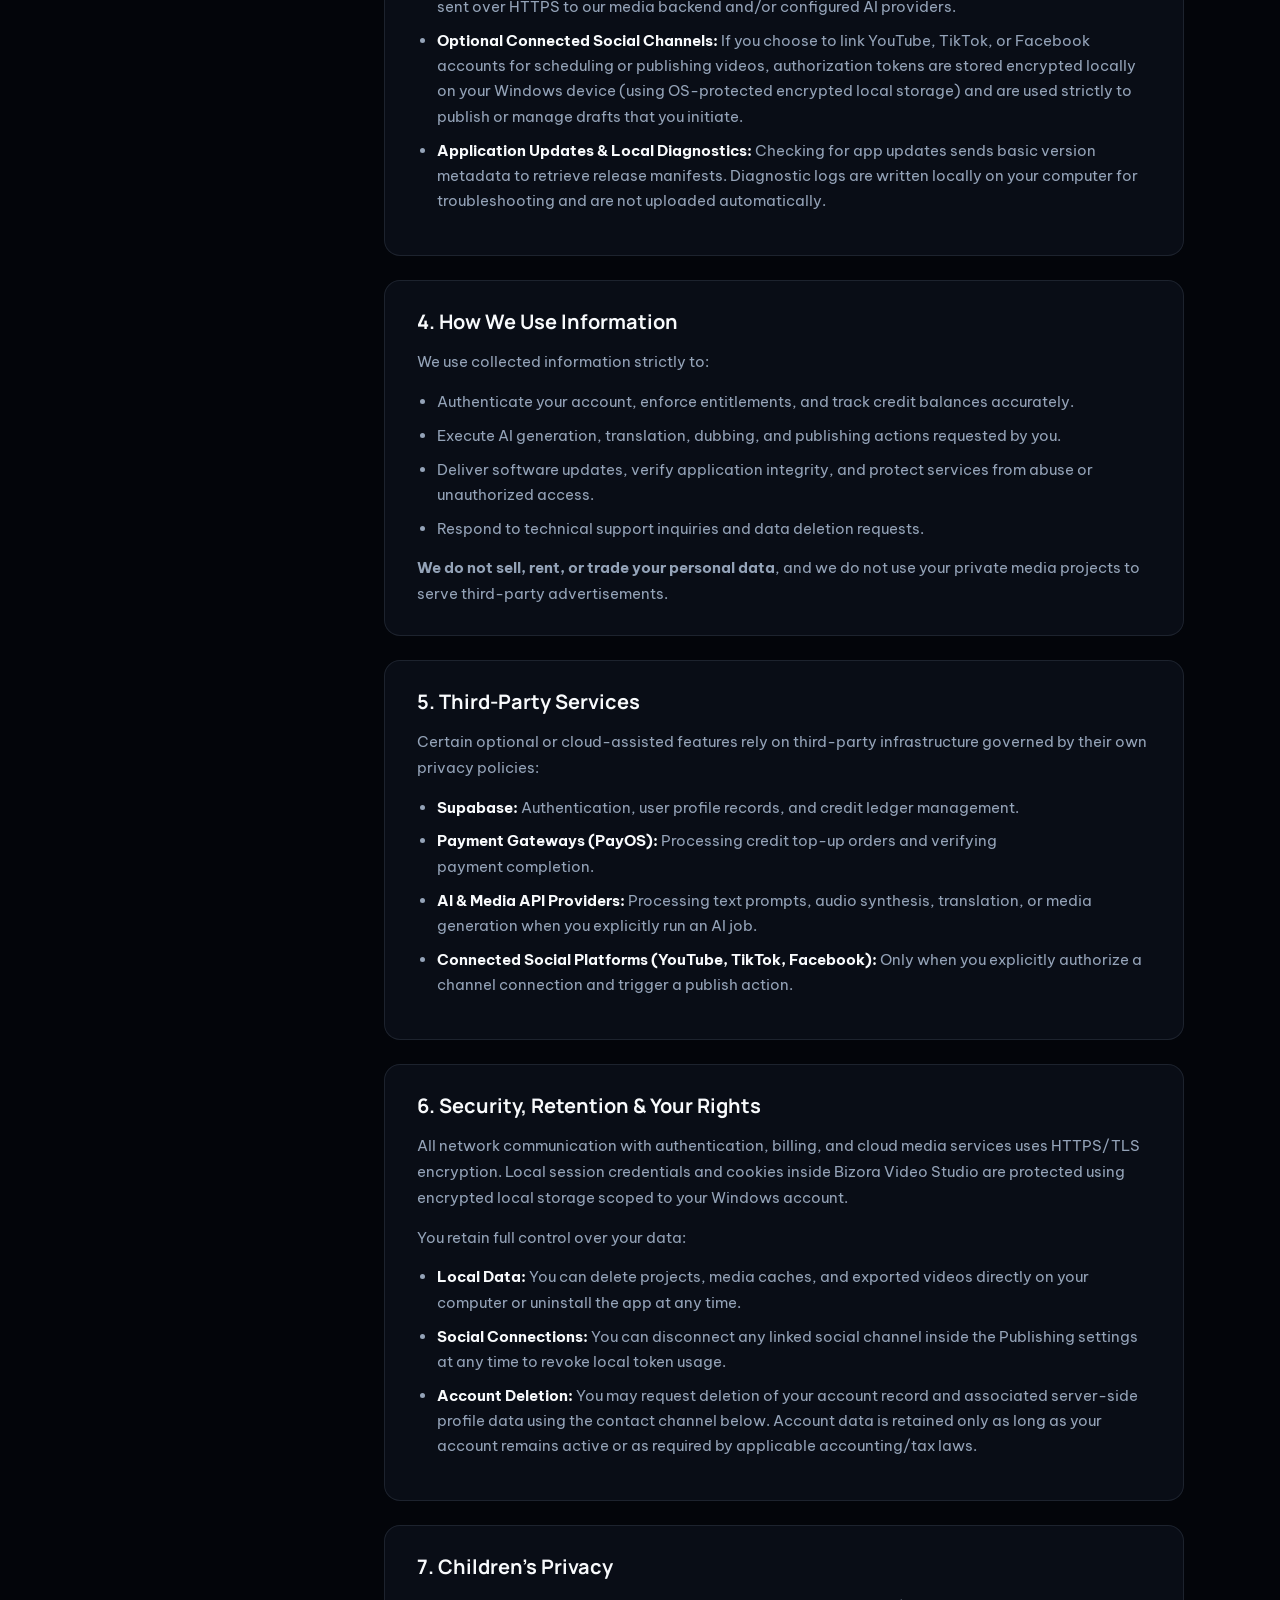
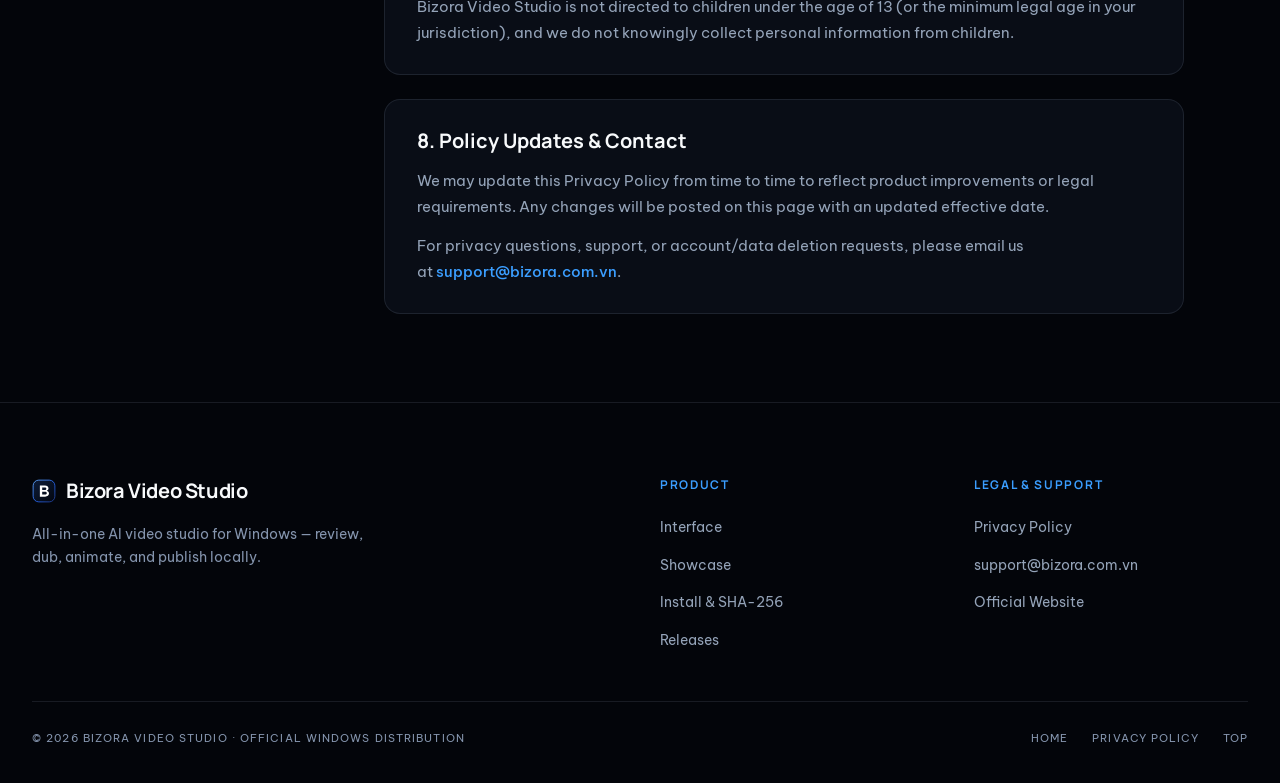
<file: privacy/index.html>
<!doctype html>
<html lang="en">
<head>
  <meta charset="utf-8">
  <meta name="viewport" content="width=device-width, initial-scale=1">
  <title>Privacy Policy | Bizora Video Studio</title>
  <meta name="description" content="Privacy Policy for Bizora Video Studio (Windows desktop application and official website at videoai.bizora.com.vn).">
  <meta name="theme-color" content="#03050a">
  <meta name="color-scheme" content="dark">
  <link rel="canonical" href="https://videoai.bizora.com.vn/privacy/">

  <meta property="og:type" content="website">
  <meta property="og:site_name" content="Bizora Video Studio">
  <meta property="og:url" content="https://videoai.bizora.com.vn/privacy/">
  <meta property="og:title" content="Privacy Policy | Bizora Video Studio">
  <meta property="og:description" content="How Bizora Video Studio handles local projects, account authentication, AI processing requests, and connected social channels.">
  <meta property="og:image" content="https://videoai.bizora.com.vn/assets/og-cover.jpg?v=20261126b">

  <link rel="icon" type="image/svg+xml" href="../assets/logo.svg?v=20261126b">
  <link rel="icon" type="image/png" sizes="256x256" href="../assets/icon.png?v=20261126b">
  <link rel="icon" href="../favicon.ico?v=20261126b">
  <link rel="apple-touch-icon" sizes="180x180" href="../assets/apple-touch-icon.png?v=20261126b">

  <link rel="preconnect" href="https://fonts.googleapis.com">
  <link rel="preconnect" href="https://fonts.gstatic.com" crossorigin>
  <link href="https://fonts.googleapis.com/css2?family=Be+Vietnam+Pro:wght@300;400;500;600;700&family=JetBrains+Mono:wght@400;500&family=Manrope:wght@400;600;700;800&display=swap" rel="stylesheet">
  <link rel="stylesheet" href="../styles.css?v=20261127a">
  <style>
    [hidden] {
      display: none !important;
    }

    .privacy-shell {
      padding-block: 7.5rem 5.5rem;
    }

    .privacy-hero {
      max-inline-size: 52rem;
      margin-inline: auto;
      margin-block-end: 2.5rem;
    }

    .privacy-kicker-row {
      display: flex;
      flex-wrap: wrap;
      align-items: center;
      justify-content: space-between;
      gap: 1rem;
      margin-block-end: 1.25rem;
    }

    .privacy-kicker {
      display: inline-flex;
      align-items: center;
      gap: 0.5rem;
      padding: 0.3125rem 0.875rem;
      border-radius: var(--radius-pill);
      background: var(--accent-soft);
      border: 1px solid var(--border-accent-soft);
      font-family: var(--font-mono);
      font-size: 0.75rem;
      font-weight: 500;
      color: var(--text-code);
    }

    .lang-switcher {
      display: inline-flex;
      align-items: center;
      gap: 0.25rem;
      padding: 0.25rem;
      border-radius: var(--radius-pill);
      background: var(--bg-surface);
      border: 1px solid var(--border-strong);
    }

    .lang-btn {
      position: relative;
      min-block-size: 2.25rem;
      padding: 0.375rem 0.9375rem;
      border: 1px solid transparent;
      border-radius: var(--radius-pill);
      background: transparent;
      color: var(--text-secondary);
      font-size: 0.8125rem;
      font-weight: 600;
      cursor: pointer;
    }

    .lang-btn:hover {
      color: var(--text-primary);
    }

    .lang-btn[aria-pressed="true"] {
      background: var(--accent-soft);
      border-color: var(--border-accent-soft);
      color: var(--text-primary);
    }

    .lang-btn[aria-pressed="true"]::after {
      content: "";
      position: absolute;
      inset-inline: 0.75rem;
      inset-block-end: 0.2rem;
      border-block-end: 2px solid var(--accent-primary);
    }

    .privacy-hero h1 {
      margin: 0 0 1rem;
      font-family: var(--font-display);
      font-size: clamp(2.1rem, 1.35rem + 2.4vw, 3.25rem);
      font-weight: 800;
      line-height: 1.12;
      letter-spacing: -0.03em;
      color: var(--text-primary);
      text-wrap: balance;
    }

    .privacy-lead {
      margin: 0 0 1.25rem;
      font-size: 1.0625rem;
      font-weight: 300;
      line-height: 1.7;
      color: var(--text-strong);
      text-wrap: pretty;
    }

    .privacy-meta {
      display: flex;
      flex-wrap: wrap;
      gap: 0.75rem 1.5rem;
      font-family: var(--font-mono);
      font-size: 0.8125rem;
      color: var(--text-muted);
    }

    .privacy-summary-grid {
      display: grid;
      grid-template-columns: repeat(auto-fit, minmax(14rem, 1fr));
      gap: 1rem;
      margin-block: 2rem 2.75rem;
    }

    .privacy-summary-card {
      padding: 1.25rem 1.375rem;
      border-radius: var(--radius-md);
      background: var(--bg-surface);
      border: 1px solid var(--border-hairline);
    }

    .privacy-summary-card h2 {
      margin: 0 0 0.5rem;
      font-family: var(--font-display);
      font-size: 0.9375rem;
      font-weight: 700;
      color: var(--text-primary);
      text-wrap: balance;
    }

    .privacy-summary-card p {
      margin: 0;
      font-size: 0.875rem;
      line-height: 1.6;
      color: var(--text-secondary);
      text-wrap: pretty;
    }

    .privacy-layout {
      display: grid;
      grid-template-columns: minmax(0, 15.5rem) minmax(0, 1fr);
      gap: 2.5rem;
      align-items: start;
      max-inline-size: 68rem;
      margin-inline: auto;
    }

    .privacy-toc {
      position: sticky;
      inset-block-start: 6rem;
      padding: 1.25rem;
      border-radius: var(--radius-lg);
      background: var(--bg-surface);
      border: 1px solid var(--border-hairline);
    }

    .privacy-toc-title {
      margin: 0 0 0.875rem;
      font-family: var(--font-display);
      font-size: 0.75rem;
      font-weight: 700;
      letter-spacing: 0.12em;
      text-transform: uppercase;
      color: var(--accent-primary);
    }

    .privacy-toc ol {
      margin: 0;
      padding-inline-start: 1.15rem;
      display: grid;
      gap: 0.55rem;
    }

    .privacy-toc a {
      font-size: 0.84375rem;
      color: var(--text-secondary);
      text-decoration: none;
    }

    .privacy-toc a:hover {
      color: var(--text-primary);
      text-decoration: underline;
    }

    .privacy-article {
      display: grid;
      gap: 1.5rem;
    }

    .privacy-section {
      padding: 1.75rem 2rem;
      border-radius: var(--radius-lg);
      background: var(--bg-surface);
      border: 1px solid var(--border-hairline);
    }

    .privacy-section h2 {
      margin: 0 0 0.875rem;
      font-family: var(--font-display);
      font-size: 1.25rem;
      font-weight: 700;
      line-height: 1.3;
      color: var(--text-primary);
      text-wrap: balance;
    }

    .privacy-section h3 {
      margin: 1.25rem 0 0.5rem;
      font-family: var(--font-display);
      font-size: 1rem;
      font-weight: 600;
      color: var(--text-strong);
      text-wrap: balance;
    }

    .privacy-section p {
      margin: 0 0 0.875rem;
      font-size: 0.9375rem;
      line-height: 1.72;
      color: var(--text-secondary);
      text-wrap: pretty;
    }

    .privacy-section p:last-child {
      margin-block-end: 0;
    }

    .privacy-section ul {
      margin: 0.5rem 0 0.875rem;
      padding-inline-start: 1.25rem;
      display: grid;
      gap: 0.55rem;
      color: var(--text-secondary);
      font-size: 0.9375rem;
      line-height: 1.68;
    }

    .privacy-section li strong {
      color: var(--text-primary);
    }

    .privacy-section a {
      color: var(--accent-primary);
      text-decoration: none;
      font-weight: 500;
    }

    .privacy-section a:hover {
      text-decoration: underline;
    }

    @media (max-width: 56rem) {
      .privacy-layout {
        grid-template-columns: 1fr;
      }

      .privacy-toc {
        position: static;
      }

      .privacy-section {
        padding: 1.375rem 1.25rem;
      }
    }
  </style>
</head>
<body>
  <a class="skip-link" href="#privacy-title">Skip to privacy policy</a>

  <div class="noir-bg" aria-hidden="true">
    <div class="noir-wash"></div>
    <div class="noir-stars noir-stars-sm"></div>
    <div class="noir-stars noir-stars-md"></div>
    <div class="noir-orb"></div>
    <div class="noir-grid"></div>
  </div>

  <div class="gradient-blur" aria-hidden="true"></div>

  <header class="topbar is-scrolled">
    <nav class="pill-nav" aria-label="Primary">
      <a class="brand" href="../" aria-label="Bizora Video Studio Home">
        <img class="brand-logo" src="../assets/logo.svg?v=20261125c" width="24" height="24" alt="">
        <span class="brand-text">
          <span class="brand-name">Bizora</span>
          <span class="brand-sub">Studio</span>
        </span>
      </a>

      <div class="pill-links">
        <a href="../#giao-dien">Interface</a>
        <a href="../#thanh-pham">Showcase</a>
        <a href="../#huong-dan">Install</a>
        <a href="../#phien-ban">Releases</a>
        <a href="./" aria-current="page">Privacy Policy</a>
      </div>

      <div class="pill-actions">
        <a class="btn-pill-rim" href="../">
          <span class="pill-rim-ring" aria-hidden="true"></span>
          <span class="pill-rim-core" aria-hidden="true"></span>
          <span class="pill-rim-label">
            <span>Home</span>
          </span>
        </a>
      </div>
    </nav>
  </header>

  <main id="main-content" class="site-main privacy-shell">
    <div class="container">
      <section class="privacy-hero">
        <div class="privacy-kicker-row">
          <span class="privacy-kicker">BIZORA VIDEO STUDIO · PRIVACY POLICY</span>
          <div class="lang-switcher" role="group" aria-label="Policy language">
            <button type="button" class="lang-btn" id="btn-lang-en" data-policy-lang="en" aria-pressed="true">English</button>
            <button type="button" class="lang-btn" id="btn-lang-vi" data-policy-lang="vi" aria-pressed="false">Tiếng Việt</button>
          </div>
        </div>

        <h1 id="privacy-title" tabindex="-1">Privacy Policy</h1>
        <p class="privacy-lead" id="privacy-lead-text">
          Bizora Video Studio is a Windows desktop application for AI video creation, dubbing, and publishing. This policy explains what stays on your device, what is processed when you use cloud features, and how you control your data.
        </p>
        <div class="privacy-meta">
          <span id="meta-effective">Effective date: November 27, 2026</span>
          <span>Platform: Windows 10/11 (64-bit)</span>
          <span>Website: https://videoai.bizora.com.vn/</span>
        </div>

        <div class="privacy-summary-grid" id="summary-en">
          <div class="privacy-summary-card">
            <h2>Local-First Media</h2>
            <p>Your projects, source videos, scripts, subtitles, and exported MP4 files remain on your Windows PC.</p>
          </div>
          <div class="privacy-summary-card">
            <h2>No Data Selling</h2>
            <p>We never sell personal information or share your content with third-party advertisers.</p>
          </div>
          <div class="privacy-summary-card">
            <h2>Explicit Cloud Requests</h2>
            <p>Only prompts or inputs required for AI, voiceover, auth, or publishing features you trigger are sent securely via HTTPS.</p>
          </div>
        </div>

        <div class="privacy-summary-grid" id="summary-vi" hidden>
          <div class="privacy-summary-card">
            <h2>Xử lý cục bộ trên máy</h2>
            <p>Dự án, video nguồn, kịch bản, phụ đề và tệp MP4 xuất ra được lưu và xử lý ngay trên thiết bị Windows của bạn.</p>
          </div>
          <div class="privacy-summary-card">
            <h2>Không bán dữ liệu</h2>
            <p>Chúng tôi không bán dữ liệu cá nhân và không chia sẻ nội dung của bạn cho bên quảng cáo thứ ba.</p>
          </div>
          <div class="privacy-summary-card">
            <h2>Chỉ gửi khi bạn kích hoạt</h2>
            <p>Chỉ các prompt hoặc dữ liệu đầu vào cần cho tính năng AI, lồng tiếng, tài khoản hoặc đăng kênh do bạn bấm chạy mới được gửi qua HTTPS.</p>
          </div>
        </div>
      </section>

      <!-- English Version (Default visible for Microsoft Store Certification & Global Users) -->
      <div id="policy-en" class="privacy-layout" lang="en">
        <nav class="privacy-toc" aria-label="English table of contents">
          <p class="privacy-toc-title">Contents</p>
          <ol>
            <li><a href="#en-scope">Overview &amp; Scope</a></li>
            <li><a href="#en-local">Local-First Processing</a></li>
            <li><a href="#en-collect">Information We Collect</a></li>
            <li><a href="#en-use">How We Use Information</a></li>
            <li><a href="#en-third-party">Third-Party Services</a></li>
            <li><a href="#en-security">Security, Retention &amp; Rights</a></li>
            <li><a href="#en-children">Children's Privacy</a></li>
            <li><a href="#en-contact">Updates &amp; Contact</a></li>
          </ol>
        </nav>

        <article class="privacy-article">
          <section id="en-scope" class="privacy-section">
            <h2>1. Overview &amp; Scope</h2>
            <p>
              This Privacy Policy applies to the <strong>Bizora Video Studio</strong> desktop application for Windows 10/11 (published by <strong>Bizora Studio</strong>) and its official website at <a href="https://videoai.bizora.com.vn/">https://videoai.bizora.com.vn/</a>.
            </p>
            <p>
              By installing or using Bizora Video Studio, you agree to the practices described in this policy. If you do not agree, please discontinue use of the application and remove your local workspace data.
            </p>
          </section>

          <section id="en-local" class="privacy-section">
            <h2>2. Local-First Processing</h2>
            <p>
              Bizora Video Studio is architected as a local-first studio. Core media assembly, FFmpeg transcoding, subtitle burning, audio mixing, project state files, and exported MP4 videos are stored and executed directly on your Windows device.
            </p>
            <p>
              Local file system access is strictly limited to project workspaces, imported media files, and export folders explicitly selected or created by you inside the application. We do not scan unrelated personal folders or silently upload your private projects or exported videos to external servers.
            </p>
          </section>

          <section id="en-collect" class="privacy-section">
            <h2>3. Information We Collect</h2>
            <p>Depending on which features you choose to use, Bizora Video Studio processes the following categories of data:</p>
            <ul>
              <li>
                <strong>Account &amp; Authentication Information:</strong> When you sign in (e.g., via email or Google sign-in powered by Supabase Auth), we collect your email address, account ID, display name, subscription/entitlement status, and credit balance to manage your workspace access.
              </li>
              <li>
                <strong>Billing &amp; Credit Transactions:</strong> When you purchase credits, our payment processor (such as PayOS) handles the payment transaction. We receive and store transaction identifiers, purchased credit package details, status, and timestamps. We do not collect or store your bank password or full payment card number.
              </li>
              <li>
                <strong>User-Initiated AI &amp; Cloud Media Inputs:</strong> When you explicitly invoke AI scriptwriting, subtitle translation, text-to-speech (TTS) voiceover, AI image/video/music generation, or cloud rendering, only the text prompts, scripts, or media inputs required to complete your request are sent over HTTPS to our media backend and/or configured AI providers.
              </li>
              <li>
                <strong>Optional Connected Social Channels:</strong> If you choose to link YouTube, TikTok, or Facebook accounts for scheduling or publishing videos, authorization tokens are stored encrypted locally on your Windows device (using OS-protected encrypted local storage) and are used strictly to publish or manage drafts that you initiate.
              </li>
              <li>
                <strong>Application Updates &amp; Local Diagnostics:</strong> Checking for app updates sends basic version metadata to retrieve release manifests. Diagnostic logs are written locally on your computer for troubleshooting and are not uploaded automatically.
              </li>
            </ul>
          </section>

          <section id="en-use" class="privacy-section">
            <h2>4. How We Use Information</h2>
            <p>We use collected information strictly to:</p>
            <ul>
              <li>Authenticate your account, enforce entitlements, and track credit balances accurately.</li>
              <li>Execute AI generation, translation, dubbing, and publishing actions requested by you.</li>
              <li>Deliver software updates, verify application integrity, and protect services from abuse or unauthorized access.</li>
              <li>Respond to technical support inquiries and data deletion requests.</li>
            </ul>
            <p>
              <strong>We do not sell, rent, or trade your personal data</strong>, and we do not use your private media projects to serve third-party advertisements.
            </p>
          </section>

          <section id="en-third-party" class="privacy-section">
            <h2>5. Third-Party Services</h2>
            <p>
              Certain optional or cloud-assisted features rely on third-party infrastructure governed by their own privacy policies:
            </p>
            <ul>
              <li><strong>Supabase:</strong> Authentication, user profile records, and credit ledger management.</li>
              <li><strong>Payment Gateways (PayOS):</strong> Processing credit top-up orders and verifying payment completion.</li>
              <li><strong>AI &amp; Media API Providers:</strong> Processing text prompts, audio synthesis, translation, or media generation when you explicitly run an AI job.</li>
              <li><strong>Connected Social Platforms (YouTube, TikTok, Facebook):</strong> Only when you explicitly authorize a channel connection and trigger a publish action.</li>
            </ul>
          </section>

          <section id="en-security" class="privacy-section">
            <h2>6. Security, Retention &amp; Your Rights</h2>
            <p>
              All network communication with authentication, billing, and cloud media services uses HTTPS/TLS encryption. Local session credentials and cookies inside Bizora Video Studio are protected using encrypted local storage scoped to your Windows account.
            </p>
            <p>You retain full control over your data:</p>
            <ul>
              <li><strong>Local Data:</strong> You can delete projects, media caches, and exported videos directly on your computer or uninstall the app at any time.</li>
              <li><strong>Social Connections:</strong> You can disconnect any linked social channel inside the Publishing settings at any time to revoke local token usage.</li>
              <li><strong>Account Deletion:</strong> You may request deletion of your account record and associated server-side profile data using the contact channel below. Account data is retained only as long as your account remains active or as required by applicable accounting/tax laws.</li>
            </ul>
          </section>

          <section id="en-children" class="privacy-section">
            <h2>7. Children's Privacy</h2>
            <p>
              Bizora Video Studio is not directed to children under the age of 13 (or the minimum legal age in your jurisdiction), and we do not knowingly collect personal information from children.
            </p>
          </section>

          <section id="en-contact" class="privacy-section">
            <h2>8. Policy Updates &amp; Contact</h2>
            <p>
              We may update this Privacy Policy from time to time to reflect product improvements or legal requirements. Any changes will be posted on this page with an updated effective date.
            </p>
            <p>
              For privacy questions, support, or account/data deletion requests, please email us at <a href="mailto:support@bizora.com.vn">support@bizora.com.vn</a>.
            </p>
          </section>
        </article>
      </div>

      <!-- Vietnamese Version (Toggleable) -->
      <div id="policy-vi" class="privacy-layout" lang="vi" hidden>
        <nav class="privacy-toc" aria-label="Mục lục tiếng Việt">
          <p class="privacy-toc-title">Mục lục</p>
          <ol>
            <li><a href="#vi-scope">Phạm vi áp dụng</a></li>
            <li><a href="#vi-local">Kiến trúc xử lý cục bộ</a></li>
            <li><a href="#vi-collect">Thông tin được thu thập</a></li>
            <li><a href="#vi-use">Mục đích sử dụng</a></li>
            <li><a href="#vi-third-party">Dịch vụ bên thứ ba</a></li>
            <li><a href="#vi-security">Bảo mật, lưu trữ &amp; quyền của bạn</a></li>
            <li><a href="#vi-children">Quyền riêng tư trẻ em</a></li>
            <li><a href="#vi-contact">Cập nhật &amp; Liên hệ</a></li>
          </ol>
        </nav>

        <article class="privacy-article">
          <section id="vi-scope" class="privacy-section">
            <h2>1. Phạm vi áp dụng</h2>
            <p>
              Chính sách bảo mật này áp dụng cho ứng dụng máy tính <strong>Bizora Video Studio</strong> trên Windows 10/11 (nhà phát hành <strong>Bizora Studio</strong>) và trang web chính thức tại <a href="https://videoai.bizora.com.vn/">https://videoai.bizora.com.vn/</a>.
            </p>
            <p>
              Khi cài đặt hoặc sử dụng Bizora Video Studio, bạn đồng ý với các nguyên tắc xử lý dữ liệu nêu trong tài liệu này.
            </p>
          </section>

          <section id="vi-local" class="privacy-section">
            <h2>2. Kiến trúc xử lý cục bộ</h2>
            <p>
              Bizora Video Studio hoạt động theo mô hình ưu tiên cục bộ (local-first). Quá trình dựng video bằng FFmpeg, gắn phụ đề, trộn âm thanh, lưu tệp dự án và xuất tệp MP4 đều được thực hiện trực tiếp trên máy tính Windows của bạn.
            </p>
            <p>
              Quyền truy cập tệp cục bộ chỉ giới hạn trong thư mục dự án, tệp media đầu vào và thư mục xuất video do chính bạn chọn hoặc tạo trong ứng dụng. Ứng dụng không tự ý quét các thư mục cá nhân khác và không tự động tải tệp dự án hay video riêng tư lên máy chủ đám mây.
            </p>
          </section>

          <section id="vi-collect" class="privacy-section">
            <h2>3. Thông tin được thu thập</h2>
            <p>Tùy thuộc vào tính năng bạn chủ động sử dụng, Bizora Video Studio có thể xử lý các nhóm thông tin sau:</p>
            <ul>
              <li>
                <strong>Thông tin tài khoản &amp; xác thực:</strong> Khi bạn đăng nhập (qua email hoặc Google thông qua Supabase Auth), hệ thống lưu địa chỉ email, mã định danh người dùng, tên hiển thị, gói quyền hạn và số dư credit.
              </li>
              <li>
                <strong>Giao dịch nạp credit:</strong> Khi bạn mua credit qua cổng thanh toán tích hợp (như PayOS), hệ thống chỉ lưu mã giao dịch, gói credit, trạng thái và thời gian thanh toán. Chúng tôi không thu thập hay lưu mật khẩu ngân hàng hoặc số thẻ đầy đủ.
              </li>
              <li>
                <strong>Dữ liệu đầu vào khi bạn chạy tính năng AI / Cloud:</strong> Khi bạn bấm tạo kịch bản AI, dịch phụ đề, tạo giọng đọc (TTS), tạo ảnh/video/nhạc AI hoặc render đám mây, chỉ phần văn bản, prompt hoặc tư liệu cần thiết cho tác vụ đó mới được gửi qua HTTPS tới máy chủ xử lý media của Bizora hoặc nhà cung cấp AI tương ứng.
              </li>
              <li>
                <strong>Kết nối kênh mạng xã hội (tùy chọn):</strong> Nếu bạn chủ động liên kết YouTube, TikTok hoặc Facebook để lên lịch đăng bài, mã xác thực OAuth được mã hóa và lưu cục bộ trên máy Windows của bạn, chỉ dùng để thực hiện thao tác đăng tải do bạn kích hoạt.
              </li>
              <li>
                <strong>Cập nhật ứng dụng &amp; nhật ký cục bộ:</strong> Khi kiểm tra bản cập nhật, ứng dụng gửi thông tin phiên bản hiện tại để đối chiếu bản phát hành mới. Nhật ký lỗi kỹ thuật được lưu cục bộ trên máy và không tự động gửi ra ngoài.
              </li>
            </ul>
          </section>

          <section id="vi-use" class="privacy-section">
            <h2>4. Mục đích sử dụng</h2>
            <p>Thông tin thu thập chỉ được dùng để:</p>
            <ul>
              <li>Xác thực tài khoản, kiểm tra quyền sử dụng tính năng và hạch toán số dư credit chính xác.</li>
              <li>Thực thi các yêu cầu tạo nội dung AI, dịch thuật, lồng tiếng và xuất bản video do chính bạn thao tác.</li>
              <li>Cung cấp bản cập nhật phần mềm, bảo vệ tính toàn vẹn ứng dụng và ngăn chặn lạm dụng hệ thống.</li>
              <li>Hỗ trợ kỹ thuật và giải quyết yêu cầu xóa dữ liệu tài khoản.</li>
            </ul>
            <p>
              <strong>Chúng tôi không bán dữ liệu cá nhân</strong> và không sử dụng nội dung riêng tư của bạn cho mục đích quảng cáo của bên thứ ba.
            </p>
          </section>

          <section id="vi-third-party" class="privacy-section">
            <h2>5. Dịch vụ bên thứ ba</h2>
            <p>Một số tính năng tùy chọn sử dụng hạ tầng của đối tác bên thứ ba theo chính sách riêng của từng đơn vị:</p>
            <ul>
              <li><strong>Supabase:</strong> Xác thực đăng nhập, quản lý hồ sơ người dùng và lịch sử credit.</li>
              <li><strong>Cổng thanh toán (PayOS):</strong> Xử lý giao dịch nạp credit và xác nhận thanh toán.</li>
              <li><strong>Nhà cung cấp AI &amp; Media API:</strong> Xử lý prompt, giọng đọc, dịch thuật hoặc tạo media khi bạn chủ động kích hoạt tác vụ.</li>
              <li><strong>Nền tảng mạng xã hội (YouTube, TikTok, Facebook):</strong> Chỉ tương tác khi bạn cấp quyền liên kết kênh và bấm đăng video.</li>
            </ul>
          </section>

          <section id="vi-security" class="privacy-section">
            <h2>6. Bảo mật, lưu trữ &amp; quyền của bạn</h2>
            <p>
              Mọi kết nối tới dịch vụ xác thực, thanh toán và media API đều được mã hóa qua HTTPS/TLS. Cookie và thông tin phiên cục bộ trong ứng dụng được bảo vệ bằng lưu trữ cục bộ được mã hóa và phân quyền theo tài khoản Windows.
            </p>
            <ul>
              <li><strong>Dữ liệu trên máy:</strong> Bạn có thể xóa dự án, bộ nhớ đệm, video đã xuất hoặc gỡ cài đặt ứng dụng bất kỳ lúc nào.</li>
              <li><strong>Ngắt kết nối kênh:</strong> Bạn có thể hủy liên kết YouTube/TikTok/Facebook ngay trong phần cài đặt Kênh đăng bất cứ lúc nào.</li>
              <li><strong>Yêu cầu xóa tài khoản:</strong> Bạn có thể gửi yêu cầu xóa tài khoản và dữ liệu liên quan trên máy chủ qua kênh hỗ trợ bên dưới. Dữ liệu chỉ được lưu trong thời gian tài khoản còn hoạt động hoặc theo quy định lưu trữ chứng từ giao dịch hợp pháp.</li>
            </ul>
          </section>

          <section id="vi-children" class="privacy-section">
            <h2>7. Quyền riêng tư trẻ em</h2>
            <p>
              Bizora Video Studio không hướng tới đối tượng dưới 13 tuổi (hoặc độ tuổi tối thiểu theo pháp luật địa phương) và không cố ý thu thập thông tin cá nhân từ trẻ em.
            </p>
          </section>

          <section id="vi-contact" class="privacy-section">
            <h2>8. Cập nhật &amp; Liên hệ</h2>
            <p>
              Chính sách này có thể được cập nhật định kỳ khi ứng dụng bổ sung tính năng mới hoặc theo yêu cầu pháp lý. Ngày hiệu lực mới sẽ luôn được hiển thị ở đầu trang.
            </p>
            <p>
              Mọi câu hỏi về quyền riêng tư, hỗ trợ kỹ thuật hoặc yêu cầu xóa tài khoản/dữ liệu, vui lòng liên hệ qua email <a href="mailto:support@bizora.com.vn">support@bizora.com.vn</a>.
            </p>
          </section>
        </article>
      </div>
    </div>
  </main>

  <footer class="site-footer">
    <div class="container footer-grid">
      <div class="footer-brand-col">
        <div class="footer-brand">
          <img src="../assets/logo.svg?v=20261125c" width="24" height="24" alt="">
          <span>Bizora Video Studio</span>
        </div>
        <p class="footer-tagline">
          All-in-one AI video studio for Windows — review, dub, animate, and publish locally.
        </p>
      </div>

      <div class="footer-col">
        <h4>Product</h4>
        <ul>
          <li><a href="../#giao-dien">Interface</a></li>
          <li><a href="../#thanh-pham">Showcase</a></li>
          <li><a href="../#huong-dan">Install &amp; SHA-256</a></li>
          <li><a href="../#phien-ban">Releases</a></li>
        </ul>
      </div>

      <div class="footer-col">
        <h4>Legal &amp; Support</h4>
        <ul>
          <li><a href="./">Privacy Policy</a></li>
          <li><a href="mailto:support@bizora.com.vn">support@bizora.com.vn</a></li>
          <li><a href="../">Official Website</a></li>
        </ul>
      </div>
    </div>

    <div class="container footer-bottom">
      <p>&copy; 2026 Bizora Video Studio · Official Windows Distribution</p>
      <div class="footer-bottom-links">
        <a href="../">Home</a>
        <a href="./">Privacy Policy</a>
        <a href="#privacy-title">Top</a>
      </div>
    </div>
  </footer>

  <script>
    (() => {
      const btnEn = document.getElementById('btn-lang-en');
      const btnVi = document.getElementById('btn-lang-vi');
      const policyEn = document.getElementById('policy-en');
      const policyVi = document.getElementById('policy-vi');
      const summaryEn = document.getElementById('summary-en');
      const summaryVi = document.getElementById('summary-vi');
      const titleEl = document.getElementById('privacy-title');
      const leadEl = document.getElementById('privacy-lead-text');
      const metaEffectiveEl = document.getElementById('meta-effective');

      const COPY = {
        en: {
          docTitle: 'Privacy Policy | Bizora Video Studio',
          title: 'Privacy Policy',
          lead: 'Bizora Video Studio is a Windows desktop application for AI video creation, dubbing, and publishing. This policy explains what stays on your device, what is processed when you use cloud features, and how you control your data.',
          effective: 'Effective date: November 27, 2026'
        },
        vi: {
          docTitle: 'Chính sách bảo mật | Bizora Video Studio',
          title: 'Chính sách bảo mật',
          lead: 'Bizora Video Studio là ứng dụng máy tính ưu tiên xử lý cục bộ trên Windows để dựng video review, dịch lồng tiếng, tạo video AI và lên lịch đăng kênh. Chính sách này giải thích rõ dữ liệu nào ở lại trên máy bạn, dữ liệu nào được xử lý khi đăng nhập hoặc dùng tính năng AI đám mây, và cách bạn kiểm soát dữ liệu của mình.',
          effective: 'Ngày hiệu lực: 27/11/2026'
        }
      };

      function applyLang(lang, updateHash = false) {
        const isVi = lang === 'vi';
        const c = isVi ? COPY.vi : COPY.en;
        document.documentElement.lang = isVi ? 'vi' : 'en';
        document.title = c.docTitle;
        titleEl.textContent = c.title;
        leadEl.textContent = c.lead;
        metaEffectiveEl.textContent = c.effective;

        btnEn.setAttribute('aria-pressed', String(!isVi));
        btnVi.setAttribute('aria-pressed', String(isVi));
        policyEn.hidden = isVi;
        summaryEn.hidden = isVi;
        policyVi.hidden = !isVi;
        summaryVi.hidden = !isVi;

        if (updateHash) {
          history.replaceState(null, '', isVi ? '#vi' : '#en');
        }
      }

      btnEn.addEventListener('click', () => applyLang('en', true));
      btnVi.addEventListener('click', () => applyLang('vi', true));

      if (window.location.hash === '#vi' || new URLSearchParams(window.location.search).get('lang') === 'vi') {
        applyLang('vi', false);
      }
    })();
  </script>
</body>
</html>
</file>
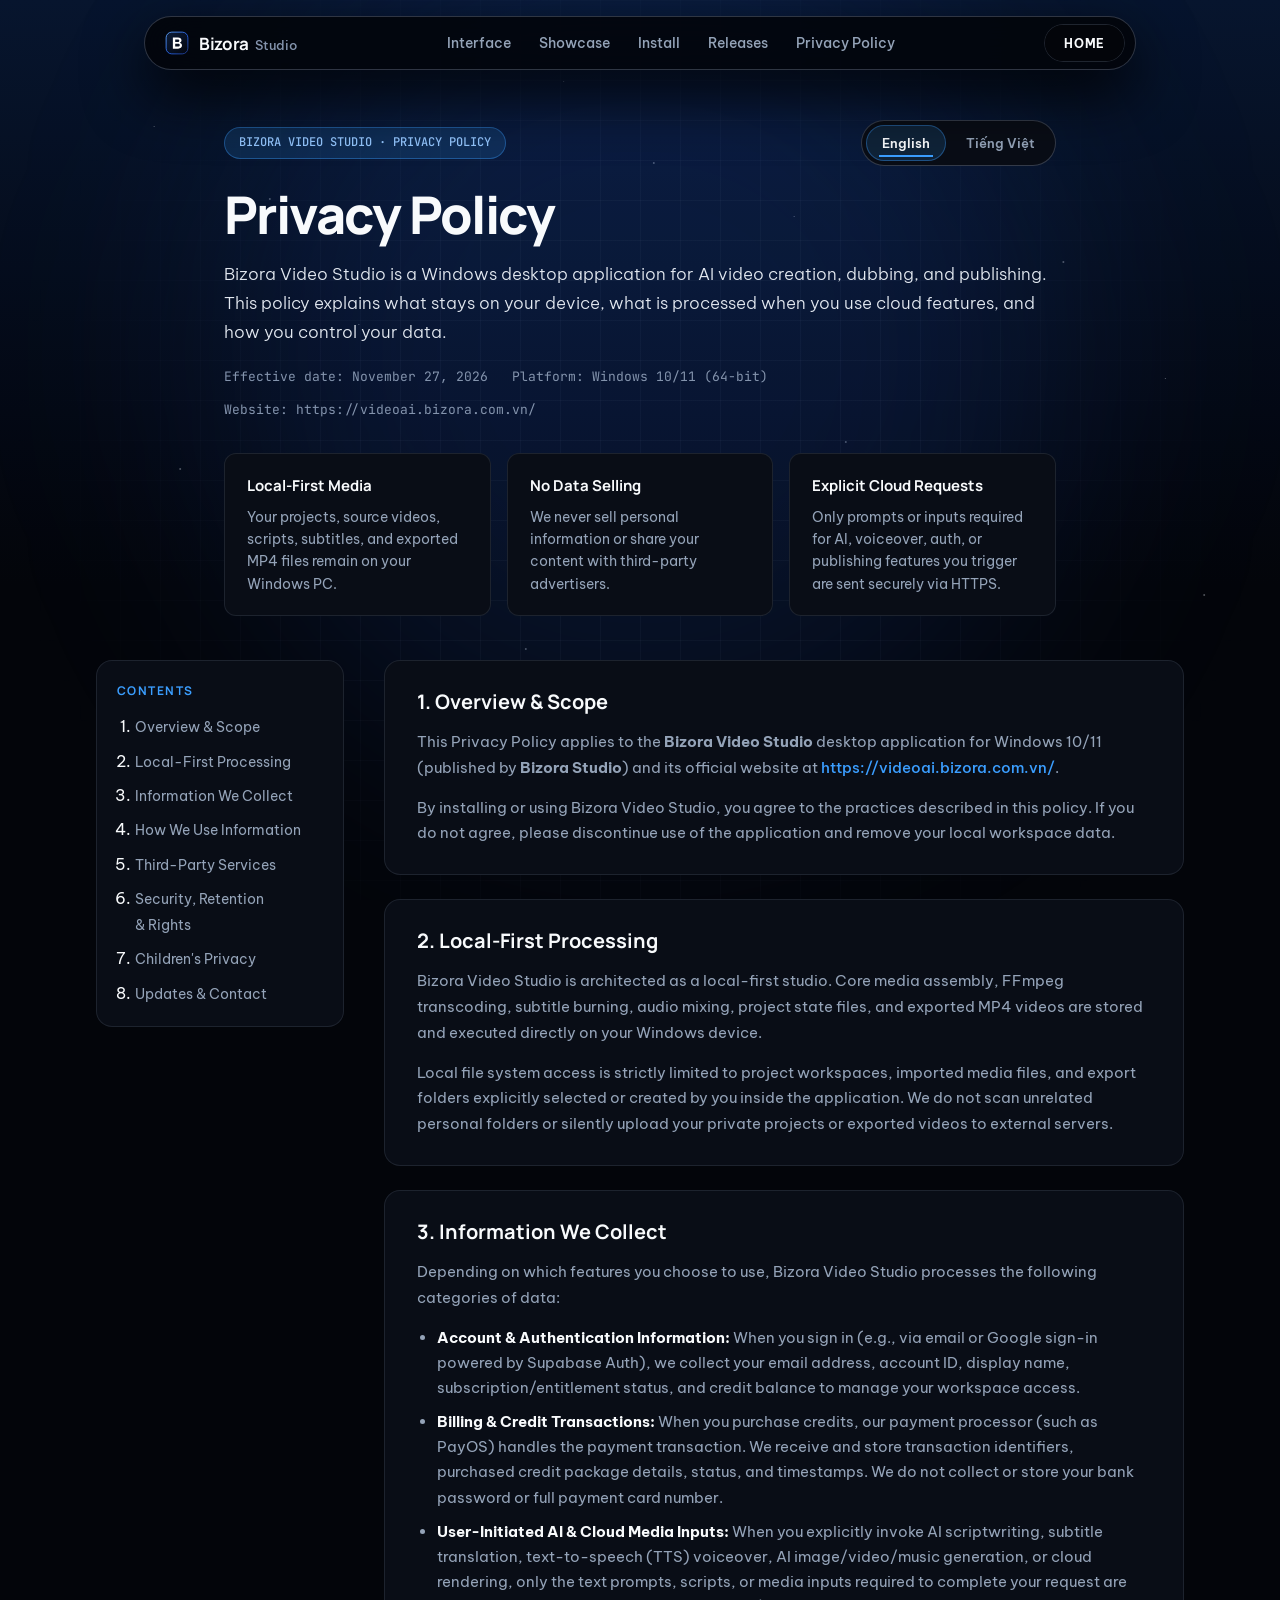
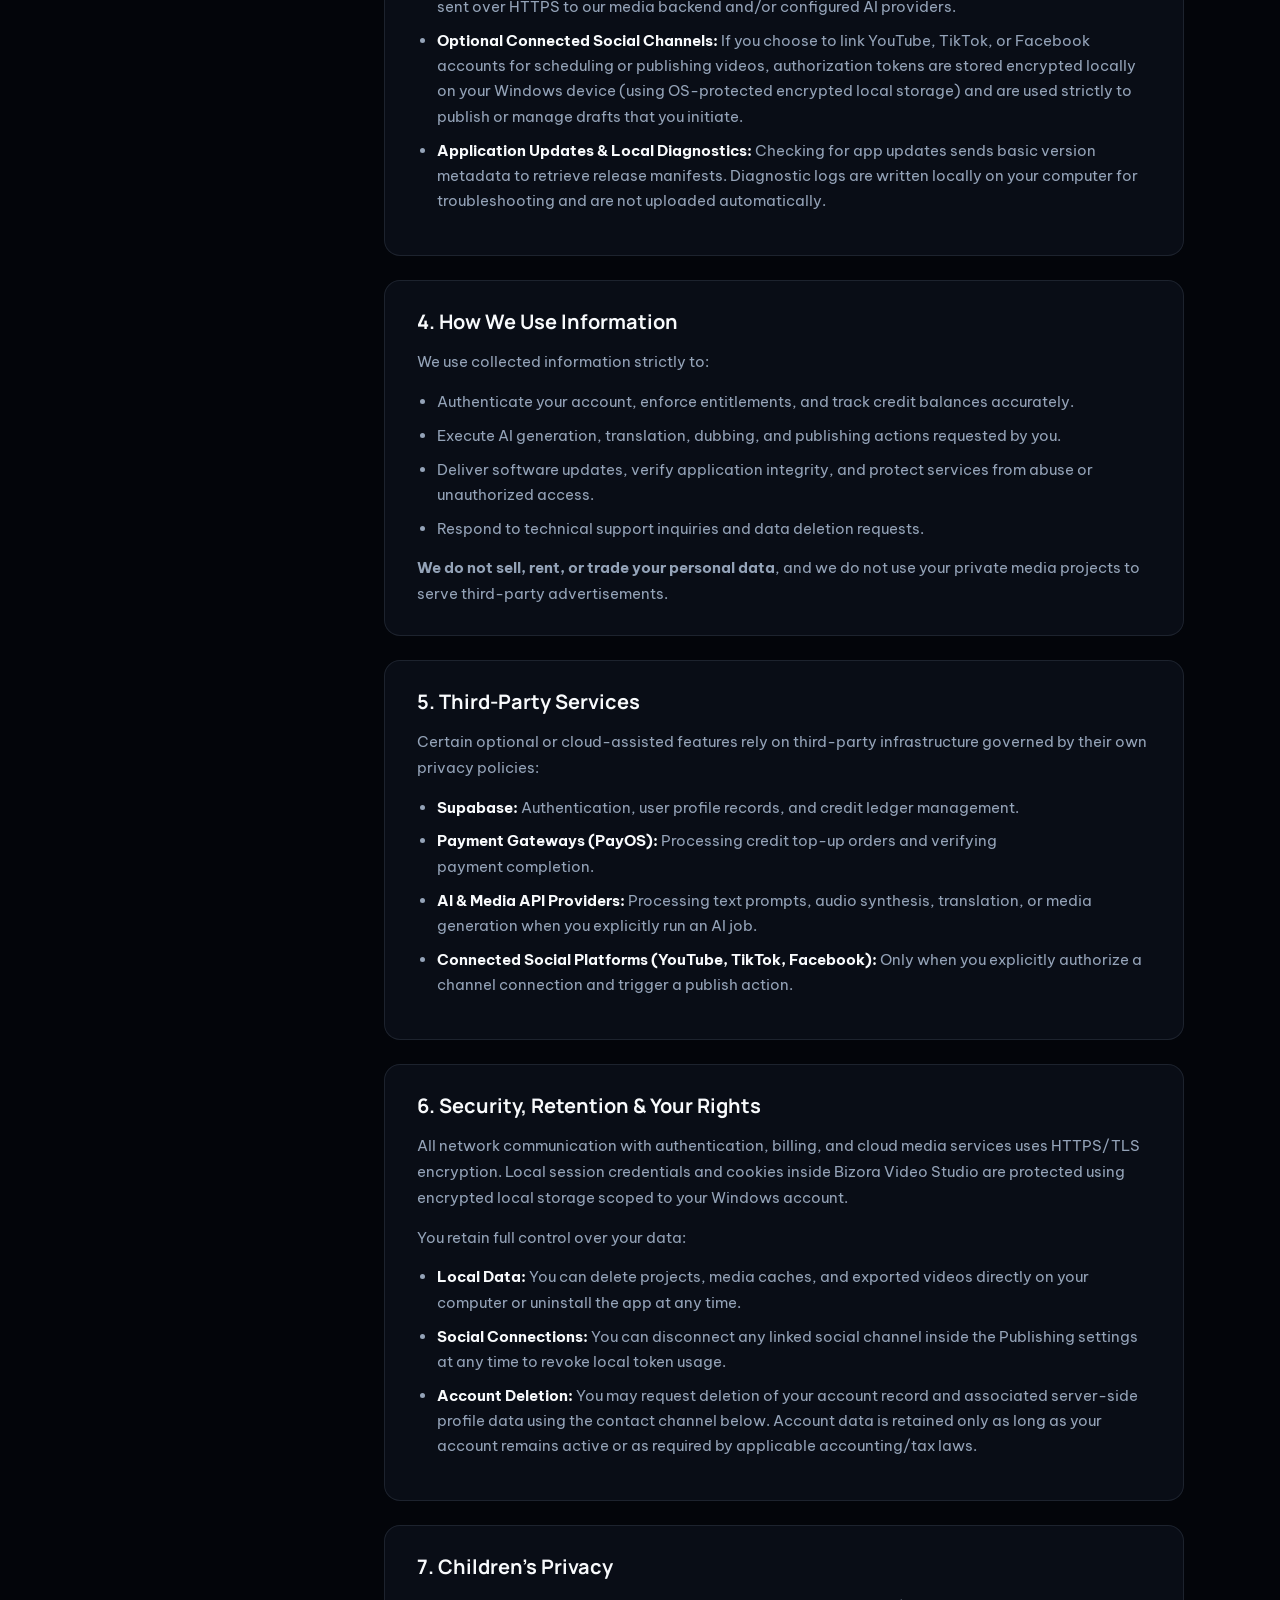
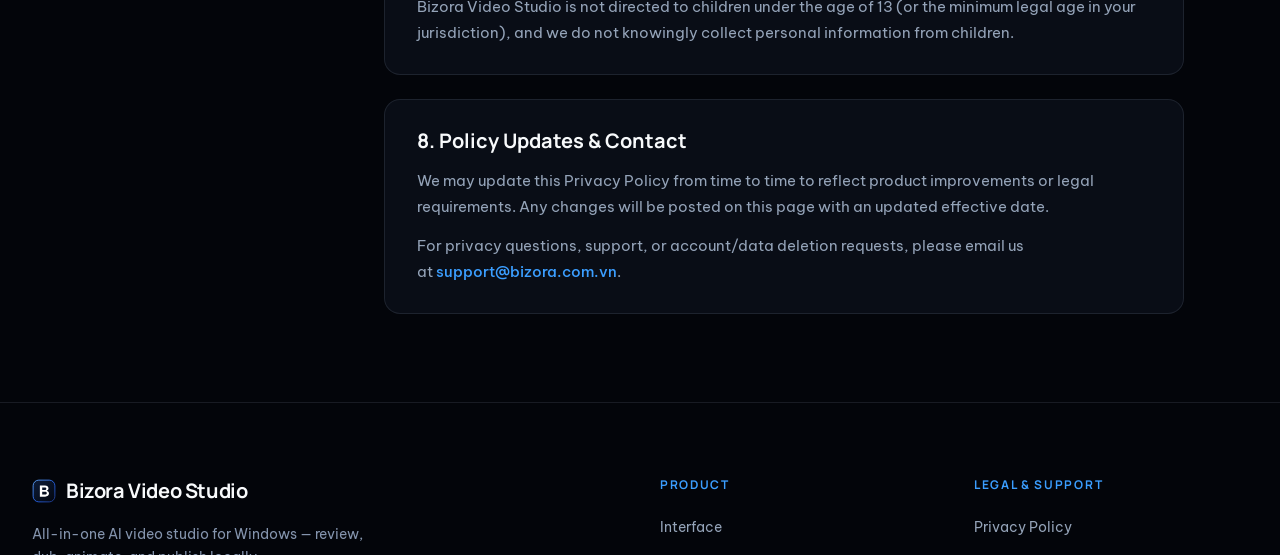
<file: privacy.html>
<!doctype html>
<html lang="en">
<head>
  <meta charset="utf-8">
  <title>Privacy Policy | Bizora Video Studio</title>
  <meta http-equiv="refresh" content="0; url=./privacy/">
  <link rel="canonical" href="https://videoai.bizora.com.vn/privacy/">
  <link rel="stylesheet" href="./styles.css?v=20261127a">
</head>
<body>
  <main class="container" style="padding-block: 4rem;">
    <p>Redirecting to <a class="inline-anchor" href="./privacy/">Bizora Video Studio Privacy Policy</a>...</p>
  </main>
</body>
</html>
</file>
<file: styles.css>
@layer reset, tokens, base, layout, components, utilities;

@property --gradient-angle {
  syntax: "<angle>";
  initial-value: 0deg;
  inherits: false;
}

@layer reset {
  html,
  body,
  main,
  header,
  footer,
  section,
  article,
  aside,
  nav,
  div,
  h1,
  h2,
  h3,
  h4,
  p,
  ul,
  ol,
  li,
  dl,
  dt,
  dd,
  figure,
  pre,
  code,
  details,
  summary,
  button,
  a,
  span,
  img,
  video,
  dialog,
  svg {
    box-sizing: border-box;
  }

  body {
    margin: 0;
  }

  img,
  video {
    display: block;
    max-inline-size: 100%;
    block-size: auto;
  }

  a {
    color: inherit;
  }

  button,
  a,
  summary {
    font-family: inherit;
  }
}

@layer tokens {
  :root {
    color-scheme: dark;

    /* Gradient Color Interpolation */
    --in-oklab: ;

    /* Typography */
    --font-body: 'Be Vietnam Pro', system-ui, -apple-system, 'Segoe UI', sans-serif;
    --font-display: 'Manrope', 'Be Vietnam Pro', system-ui, sans-serif;
    --font-mono: 'JetBrains Mono', ui-monospace, SFMono-Regular, Menlo, Consolas, monospace;

    /* Motion Curves */
    --ease-editorial: cubic-bezier(0.16, 1, 0.3, 1);
    --ease-spring: linear(
      0, 0.009, 0.035 2.1%, 0.141, 0.281 6.7%, 0.723 12.9%, 0.938 16.7%, 1.017,
      1.077, 1.121, 1.149 24.3%, 1.159, 1.163, 1.161, 1.154 29.9%, 1.129 32.8%,
      1.051 39.6%, 1.017 43.1%, 0.991, 0.977 51%, 0.974 53.8%, 0.975 57.1%,
      0.997 69.8%, 1.003 76.9%, 1.004 83.8%, 1
    );

    /* Ocean Obsidian Surfaces */
    --bg-black: #03050a;
    --bg-wash: #07152e;
    --bg-surface: #090d16;
    --bg-elevated: #101726;
    --bg-card-top: #131e33;
    --bg-inset: #05080f;
    --bg-nav: rgba(3, 5, 10, 0.74);
    --bg-nav-scrolled: rgba(3, 5, 10, 0.9);
    --bg-glass: rgba(226, 238, 255, 0.045);
    --bg-glass-hover: rgba(226, 238, 255, 0.09);
    --bg-cta-band: rgba(13, 23, 42, 0.45);

    /* Fresh Ocean Blue Accents */
    --accent-primary: #3b9eff;
    --accent-band-start: #4daeff;
    --accent-band-end: #2f86ff;
    --accent-solid: #2563eb;
    --accent-hover: #1d4ed8;
    --accent-soft: rgba(59, 158, 255, 0.15);
    --accent-glow: rgba(59, 158, 255, 0.48);
    --accent-orb: rgba(37, 99, 235, 0.14);
    --accent-card-shadow: rgba(59, 158, 255, 0.18);
    --accent-sky: #38bdf8;
    --accent-amber: #facc15;
    --accent-emerald: #34d399;

    /* Interactive Spotlights & Luxury Sheen */
    --spot-color: rgba(59, 158, 255, 0.14);
    --spot-border: rgba(147, 197, 253, 0.42);
    --watermark-glow-a: #93c5fd;
    --watermark-glow-b: #3b9eff;
    --impact-pill-bg: rgba(3, 5, 10, 0.09);
    --impact-pill-border: rgba(3, 5, 10, 0.16);
    --bg-media-ctrl: rgba(5, 8, 15, 0.74);
    --bg-media-ctrl-hover: rgba(16, 23, 38, 0.94);
    --border-media-ctrl: rgba(203, 222, 255, 0.26);
    --hero-scrim-top: linear-gradient(to bottom, rgba(3, 5, 10, 0.72) 0%, transparent 26%);
    --hero-scrim-radial: radial-gradient(ellipse 78% 72% at 50% 44%, rgba(3, 5, 10, 0.66) 0%, rgba(3, 5, 10, 0.42) 52%, rgba(3, 5, 10, 0.88) 100%);
    --hero-scrim-bottom: linear-gradient(to bottom, transparent 54%, rgba(3, 5, 10, 0.86) 86%, #03050a 100%);
    --hero-video-opacity: 0.76;
    --bg-feature-active: rgba(59, 158, 255, 0.055);
    --bg-feature-hover: rgba(226, 238, 255, 0.028);
    --impact-aurora-a: rgba(186, 230, 253, 0.55);
    --impact-aurora-b: rgba(14, 165, 233, 0.45);
    --impact-sheen: linear-gradient(110deg, transparent 25%, rgba(248, 250, 252, 0.22) 50%, transparent 75%);
    --cta-aurora: radial-gradient(ellipse 65% 55% at 50% 45%, rgba(59, 158, 255, 0.18), transparent 72%);
    --beam-highlight: linear-gradient(90deg, transparent, rgba(147, 197, 253, 0.65), transparent);

    /* Typography Colors (WCAG AA+ >= 4.5:1) */
    --text-primary: #f8fafc;
    --text-strong: #e2e8f0;
    --text-secondary: #94a3b8;
    --text-muted: #8494ad;
    --text-on-accent: #03050a;
    --text-on-accent-muted: rgba(3, 5, 10, 0.78);
    --text-code: #93c5fd;

    /* Hairlines & Overlays */
    --border-hairline: rgba(203, 222, 255, 0.10);
    --border-strong: rgba(203, 222, 255, 0.22);
    --border-focus: #3b9eff;
    --border-accent-soft: rgba(59, 158, 255, 0.38);
    --surface-specular: rgba(226, 238, 255, 0.08);
    --grid-line: rgba(203, 222, 255, 0.035);
    --star-color: #e2e8f0;
    --blur-veil: rgba(3, 5, 10, 0.85);
    --watermark-stroke: rgba(203, 222, 255, 0.24);
    --hero-grad-end: rgba(226, 238, 255, 0.44);
    --shadow-window: 0 28px 72px rgba(0, 0, 0, 0.82), 0 4px 20px rgba(0, 0, 0, 0.56);
    --shadow-nav: 0 20px 50px rgba(0, 0, 0, 0.75);
    --shadow-nav-scrolled: 0 24px 60px rgba(0, 0, 0, 0.92);

    /* Status */
    --status-ok: #34d399;
    --status-warn-bg: rgba(250, 204, 21, 0.09);
    --status-warn-border: rgba(250, 204, 21, 0.28);
    --status-warn-text: #fde047;

    /* Thin Custom Scrollbar (>= 3:1 contrast) */
    --scrollbar-thumb: #3b4f70;
    --scrollbar-thumb-hover: #3b9eff;
    --scrollbar-track: #05080f;

    /* Radii */
    --radius-sm: 0.5rem;
    --radius-md: 0.75rem;
    --radius-lg: 1rem;
    --radius-pill: 9999px;
  }

  @supports (background: linear-gradient(in oklab, white, black)) {
    :root {
      --in-oklab: in oklab;
    }
  }
}

@layer base {
  html {
    scroll-behavior: smooth;
  }

  body {
    min-block-size: 100dvh;
    overflow-x: clip;
    background: var(--bg-black);
    color: var(--text-primary);
    font-family: var(--font-body);
    font-size: 1rem;
    line-height: 1.6;
    -webkit-font-smoothing: antialiased;
    text-rendering: optimizeLegibility;
  }

  ::selection {
    background: var(--accent-solid);
    color: var(--text-primary);
  }

  h1,
  h2,
  h3,
  h4 {
    text-wrap: balance;
  }

  p,
  li,
  figcaption {
    text-wrap: pretty;
  }

  code {
    font-family: var(--font-mono);
    font-size: 0.8125rem;
    color: var(--text-code);
  }

  button:focus-visible,
  a:focus-visible,
  summary:focus-visible,
  [tabindex]:focus-visible {
    outline: 2px solid var(--border-focus);
    outline-offset: 2px;
  }

  [id] {
    scroll-margin-top: 5.5rem;
  }

  /* Chromium / WebKit sleek pill scrollbar with zero top/bottom arrow buttons */
  html::-webkit-scrollbar,
  .notes-scroll::-webkit-scrollbar,
  .code-snippet::-webkit-scrollbar,
  .ui-showcase-tablist::-webkit-scrollbar,
  .ui-showcase-strip::-webkit-scrollbar {
    width: 5px;
    height: 5px;
  }

  html::-webkit-scrollbar-button,
  .notes-scroll::-webkit-scrollbar-button,
  .code-snippet::-webkit-scrollbar-button,
  .ui-showcase-tablist::-webkit-scrollbar-button,
  .ui-showcase-strip::-webkit-scrollbar-button {
    display: none;
    width: 0;
    height: 0;
  }

  html::-webkit-scrollbar-thumb,
  .notes-scroll::-webkit-scrollbar-thumb,
  .code-snippet::-webkit-scrollbar-thumb,
  .ui-showcase-tablist::-webkit-scrollbar-thumb,
  .ui-showcase-strip::-webkit-scrollbar-thumb {
    background: var(--scrollbar-thumb);
    border-radius: 9999px;
  }

  html::-webkit-scrollbar-thumb:hover,
  .notes-scroll::-webkit-scrollbar-thumb:hover,
  .code-snippet::-webkit-scrollbar-thumb:hover,
  .ui-showcase-tablist::-webkit-scrollbar-thumb:hover,
  .ui-showcase-strip::-webkit-scrollbar-thumb:hover {
    background: var(--scrollbar-thumb-hover);
  }

  html::-webkit-scrollbar-track,
  .notes-scroll::-webkit-scrollbar-track,
  .code-snippet::-webkit-scrollbar-track,
  .ui-showcase-tablist::-webkit-scrollbar-track,
  .ui-showcase-strip::-webkit-scrollbar-track {
    background: transparent;
  }

  @supports (-moz-appearance: none) {
    html,
    .notes-scroll,
    .code-snippet,
    .ui-showcase-tablist,
    .ui-showcase-strip {
      scrollbar-width: thin;
      scrollbar-color: var(--scrollbar-thumb) var(--scrollbar-track);
    }
  }
}

@layer layout {
  .skip-link {
    position: absolute;
    inset-inline-start: 1rem;
    inset-block-start: -7.5rem;
    z-index: 200;
    padding: 0.625rem 1rem;
    border-radius: var(--radius-sm);
    background: var(--accent-solid);
    color: var(--text-primary);
    font-size: 0.875rem;
    font-weight: 600;
    text-decoration: none;
  }

  .skip-link:focus {
    inset-block-start: 0.75rem;
  }

  .container {
    inline-size: min(76rem, calc(100% - 2.5rem));
    margin-inline: auto;
  }

  .container-wide {
    inline-size: min(86rem, calc(100% - 2.5rem));
    margin-inline: auto;
  }

  .mono {
    font-family: var(--font-mono);
  }

  .site-main {
    position: relative;
    z-index: 10;
  }

  .section {
    padding-block: 5.5rem;
  }

  .section-bordered {
    border-block-start: 1px solid var(--border-hairline);
    background: var(--bg-black);
  }

  .section-head {
    margin-block-end: 3.25rem;
    max-inline-size: 44rem;
  }

  .section-head-center {
    margin-inline: auto;
    text-align: center;
  }

  .section-head h2 {
    margin: 0 0 0.875rem;
    font-family: var(--font-display);
    font-size: clamp(1.85rem, 1.2rem + 2.2vw, 3rem);
    font-weight: 700;
    line-height: 1.15;
    letter-spacing: -0.025em;
    color: var(--text-primary);
  }

  .section-head-center p {
    text-wrap: balance;
  }

  .section-head p {
    margin: 0;
    font-size: 1.0625rem;
    font-weight: 300;
    color: var(--text-secondary);
    text-wrap: balance;
  }
}

@layer components {
  /* Global Fixed Ocean Blue Noir Atmosphere */
  .noir-bg {
    position: fixed;
    inset: 0;
    z-index: 0;
    pointer-events: none;
    overflow: hidden;
  }

  .noir-wash {
    position: absolute;
    inset: 0;
    background: linear-gradient(to bottom var(--in-oklab), var(--bg-wash), var(--bg-black) 65%);
  }

  .noir-stars {
    position: absolute;
    inset-block-start: 0;
    inset-inline-start: 0;
    background: transparent;
    border-radius: var(--radius-pill);
  }

  .noir-stars-sm {
    inline-size: 1px;
    block-size: 1px;
    opacity: 0.48;
    box-shadow:
      12vw 14vh var(--star-color),
      28vw 36vh var(--star-color),
      44vw 9vh var(--star-color),
      62vw 24vh var(--star-color),
      79vw 16vh var(--star-color),
      91vw 42vh var(--star-color),
      18vw 68vh var(--star-color),
      37vw 82vh var(--star-color),
      56vw 63vh var(--star-color),
      74vw 78vh var(--star-color),
      88vw 88vh var(--star-color),
      8vw 92vh var(--star-color);
  }

  .noir-stars-md {
    inline-size: 2px;
    block-size: 2px;
    opacity: 0.34;
    box-shadow:
      21vw 22vh var(--star-color),
      51vw 18vh var(--star-color),
      83vw 29vh var(--star-color),
      14vw 52vh var(--star-color),
      66vw 49vh var(--star-color),
      41vw 72vh var(--star-color),
      94vw 66vh var(--star-color);
  }

  .noir-orb {
    position: absolute;
    inset-block-start: 42%;
    inset-inline-start: 50%;
    translate: -50% -50%;
    inline-size: min(52rem, 100%);
    block-size: 52rem;
    border-radius: var(--radius-pill);
    background: var(--accent-orb);
    filter: blur(120px);
  }

  .noir-grid {
    position: absolute;
    inset: 0;
    background-image:
      linear-gradient(var(--grid-line) 1px, transparent 1px),
      linear-gradient(90deg, var(--grid-line) 1px, transparent 1px);
    background-size: 40px 40px;
    mask-image: radial-gradient(circle at center, var(--bg-black) 35%, transparent 82%);
  }

  /* Top Gradient Blur Veil (hidden at top of page, fades in on scroll) */
  .gradient-blur {
    position: fixed;
    inset: 0 0 auto 0;
    block-size: 7.5rem;
    z-index: 40;
    pointer-events: none;
    opacity: 0;
    background: linear-gradient(to bottom, var(--blur-veil), transparent);
    backdrop-filter: blur(8px);
    mask-image: linear-gradient(to bottom, var(--bg-black), transparent);
  }

  .gradient-blur.is-scrolled {
    opacity: 1;
  }

  .nav-sentinel {
    position: absolute;
    inset-block-start: 0;
    inset-inline: 0;
    block-size: 3rem;
    pointer-events: none;
  }

  /* Adaptive Navbar: Open & Borderless at Top -> Compact Floating Pill on Scroll */
  .topbar {
    position: fixed;
    inset-block-start: 0;
    inset-inline: 0;
    z-index: 60;
    padding-block-start: 0.75rem;
    padding-inline: 1.5rem;
    pointer-events: none;
  }

  .topbar.is-scrolled {
    padding-block-start: 1rem;
    padding-inline: 1rem;
  }

  .pill-nav {
    pointer-events: auto;
    max-inline-size: 76rem;
    margin-inline: auto;
    display: flex;
    align-items: center;
    justify-content: space-between;
    gap: 1rem;
    padding: 0.75rem 0;
    border-radius: 0;
    background: transparent;
    border: 1px solid transparent;
    backdrop-filter: none;
    box-shadow: none;
  }

  .topbar.is-scrolled .pill-nav {
    max-inline-size: 62rem;
    padding: 0.45rem 0.625rem 0.45rem 1.25rem;
    border-radius: var(--radius-pill);
    background: var(--bg-nav-scrolled);
    border-color: var(--border-strong);
    backdrop-filter: blur(20px);
    box-shadow: var(--shadow-nav-scrolled);
  }

  .brand {
    display: inline-flex;
    align-items: center;
    gap: 0.625rem;
    text-decoration: none;
    flex-shrink: 0;
  }

  .brand-logo {
    border-radius: 0.375rem;
    flex-shrink: 0;
  }

  .brand-text {
    display: inline-flex;
    align-items: baseline;
    gap: 0.375rem;
  }

  .brand-name {
    font-family: var(--font-display);
    font-size: 1.0625rem;
    font-weight: 700;
    letter-spacing: -0.02em;
    color: var(--text-primary);
  }

  .brand-sub {
    font-size: 0.8125rem;
    font-weight: 500;
    color: var(--text-muted);
  }

  .pill-links {
    display: flex;
    align-items: center;
    gap: 2.25rem;
  }

  .topbar.is-scrolled .pill-links {
    gap: 1.75rem;
  }

  .pill-links a {
    position: relative;
    padding-block: 0.25rem;
    text-decoration: none;
    font-size: 0.875rem;
    font-weight: 500;
    color: var(--text-strong);
  }

  .topbar.is-scrolled .pill-links a {
    color: var(--text-secondary);
  }

  .pill-links a::after {
    content: "";
    position: absolute;
    inset-inline: 0;
    inset-block-end: 0;
    block-size: 1.5px;
    border-radius: var(--radius-pill);
    background: var(--accent-primary);
    transform: scaleX(0);
    transform-origin: right;
  }

  .pill-links a:hover,
  .pill-links a:focus-visible,
  .topbar.is-scrolled .pill-links a:hover,
  .topbar.is-scrolled .pill-links a:focus-visible {
    color: var(--text-primary);
  }

  .pill-links a:hover::after,
  .pill-links a:focus-visible::after {
    transform: scaleX(1);
    transform-origin: left;
  }

  .pill-actions {
    display: flex;
    align-items: center;
    gap: 1rem;
    flex-shrink: 0;
  }

  .pill-ext-link {
    text-decoration: none;
    font-size: 0.875rem;
    font-weight: 500;
    color: var(--text-strong);
  }

  .pill-ext-link:hover {
    color: var(--text-primary);
  }

  /* Conic-Rim Navbar CTA */
  .btn-pill-rim {
    position: relative;
    display: inline-flex;
    align-items: center;
    justify-content: center;
    min-block-size: 2.375rem;
    padding: 0.5rem 1.25rem;
    border-radius: var(--radius-pill);
    background: var(--bg-glass);
    text-decoration: none;
    overflow: hidden;
  }

  .pill-rim-ring {
    position: absolute;
    inset: 0;
    border: 1px solid var(--border-hairline);
    border-radius: var(--radius-pill);
  }

  .pill-rim-core {
    position: absolute;
    inset: 1px;
    border-radius: var(--radius-pill);
    background: var(--bg-black);
  }

  .pill-rim-label {
    position: relative;
    z-index: 1;
    display: inline-flex;
    align-items: center;
    gap: 0.375rem;
    font-size: 0.75rem;
    font-weight: 700;
    letter-spacing: 0.06em;
    text-transform: uppercase;
    color: var(--text-primary);
  }

  .btn-pill-rim::before {
    content: "";
    position: absolute;
    inset: -100%;
    background: conic-gradient(from 90deg at 50% 50%, transparent 0%, transparent 72%, var(--accent-primary) 100%);
    opacity: 0;
  }

  .btn-pill-rim:hover::before,
  .btn-pill-rim:focus-visible::before {
    opacity: 1;
  }

  /* Hero Section with Full-Bleed Ambient Video */
  .hero {
    position: relative;
    isolation: isolate;
    overflow-x: clip;
  }

  .hero-stage {
    position: relative;
    display: flex;
    flex-direction: column;
    align-items: center;
    justify-content: center;
    min-block-size: min(74svh, 42rem);
    padding-block: 6.25rem 3.25rem;
    overflow: hidden;
    background: var(--bg-black);
  }

  .hero-ambient-backdrop {
    position: absolute;
    inset: 0;
    z-index: 0;
    pointer-events: none;
    overflow: hidden;
  }

  .hero-ambient-video {
    inline-size: 100%;
    block-size: 100%;
    object-fit: cover;
    opacity: var(--hero-video-opacity);
  }

  .hero-ambient-scrim {
    position: absolute;
    inset: 0;
    background: var(--hero-scrim-top), var(--hero-scrim-radial), var(--hero-scrim-bottom);
  }

  .hero-inner {
    position: relative;
    z-index: 2;
    display: flex;
    flex-direction: column;
    align-items: center;
    text-align: center;
  }

  .hero-title {
    margin: 0 0 1.375rem;
    max-inline-size: 68rem;
    font-family: var(--font-display);
    font-size: clamp(2.15rem, 1.3rem + 3.5vw, 4.35rem);
    font-weight: 700;
    line-height: 1.1;
    letter-spacing: -0.035em;
    text-wrap: balance;
  }

  .hero-grad-line {
    display: block;
    padding-block: 0.08em 0.18em;
    margin-block: -0.08em -0.18em;
    background: linear-gradient(to bottom var(--in-oklab), var(--text-primary) 35%, var(--hero-grad-end));
    -webkit-background-clip: text;
    background-clip: text;
    color: transparent;
  }

  .hero-accent,
  .text-accent {
    position: relative;
    display: inline-block;
    padding-block: 0.06em 0.14em;
    margin-block: -0.06em -0.14em;
    background: linear-gradient(
      110deg var(--in-oklab),
      var(--accent-primary) 0%,
      var(--accent-sky) 35%,
      var(--text-primary) 50%,
      var(--accent-sky) 65%,
      var(--accent-primary) 100%
    );
    background-size: 240% 100%;
    background-position: 100% 50%;
    -webkit-background-clip: text;
    background-clip: text;
    color: transparent;
    -webkit-text-fill-color: transparent;
  }

  .hero-lead {
    margin: 0 0 2.25rem;
    max-inline-size: 36rem;
    font-size: clamp(1.0625rem, 0.95rem + 0.4vw, 1.25rem);
    font-weight: 300;
    line-height: 1.65;
    color: var(--text-strong);
    text-wrap: balance;
  }

  .hero-actions {
    display: flex;
    flex-wrap: wrap;
    align-items: center;
    justify-content: center;
    gap: 1.125rem;
  }

  /* Shiny Conic-Border Primary CTA */
  .shiny-cta {
    --gradient-angle: 0deg;
    position: relative;
    display: inline-flex;
    align-items: center;
    justify-content: center;
    min-block-size: 3.375rem;
    padding: 0.875rem 2rem;
    border-radius: var(--radius-pill);
    border: 2px solid var(--accent-primary);
    background:
      linear-gradient(var(--bg-black), var(--bg-black)) padding-box,
      conic-gradient(
        from var(--gradient-angle),
        transparent 0%,
        var(--accent-primary) 8%,
        var(--accent-sky) 24%,
        transparent 44%,
        transparent 100%
      ) border-box;
    color: var(--text-primary);
    text-decoration: none;
    cursor: pointer;
    isolation: isolate;
    overflow: hidden;
  }

  @supports (background: conic-gradient(from var(--gradient-angle), currentColor, transparent)) {
    .shiny-cta {
      border-color: transparent;
    }
  }

  .shiny-cta::before {
    content: "";
    position: absolute;
    inset: 0;
    background: radial-gradient(circle at 50% 50%, var(--text-primary) 0.5px, transparent 0);
    background-size: 4px 4px;
    opacity: 0.08;
    z-index: 0;
    pointer-events: none;
  }

  .shiny-cta-inner {
    position: relative;
    z-index: 1;
    display: inline-flex;
    align-items: center;
    gap: 0.625rem;
    font-size: 0.9375rem;
    font-weight: 600;
    color: var(--text-primary);
  }

  .btn-ver {
    padding: 0.125rem 0.5rem;
    border-radius: var(--radius-pill);
    background: var(--accent-soft);
    border: 1px solid var(--border-accent-soft);
    font-family: var(--font-mono);
    font-size: 0.75rem;
    font-weight: 500;
    color: var(--text-code);
  }

  .btn-noir-secondary {
    display: inline-flex;
    align-items: center;
    justify-content: center;
    gap: 0.625rem;
    min-block-size: 3.375rem;
    padding: 0.875rem 1.875rem;
    border-radius: var(--radius-pill);
    background: var(--bg-card-top);
    border: 1px solid var(--border-strong);
    color: var(--text-strong);
    font-size: 0.9375rem;
    font-weight: 500;
    text-decoration: none;
  }

  .btn-noir-secondary:hover {
    background: var(--bg-elevated);
    color: var(--text-primary);
    border-color: var(--accent-primary);
  }

  .hero-spec {
    margin: 1.5rem 0 0;
    display: flex;
    flex-wrap: wrap;
    align-items: center;
    justify-content: center;
    gap: 0.5rem;
    font-size: 0.8125rem;
    color: var(--text-secondary);
  }

  .inline-anchor {
    color: var(--accent-primary);
    text-decoration: none;
    font-weight: 500;
  }

  .inline-anchor:hover {
    text-decoration: underline;
  }

  /* Capabilities Strip with Subtle Top Hairline Beam */
  .trust-strip {
    position: relative;
    z-index: 2;
    overflow: hidden;
    border-block: 1px solid var(--border-hairline);
    background: var(--bg-inset);
    padding-block: 1.375rem;
  }

  .trust-strip::before {
    content: "";
    position: absolute;
    inset-block-start: 0;
    inset-inline-start: -35%;
    inline-size: 35%;
    block-size: 1px;
    background: var(--beam-highlight);
    pointer-events: none;
  }

  .trust-inner {
    display: flex;
    flex-wrap: wrap;
    align-items: center;
    justify-content: space-between;
    gap: 1.25rem;
  }

  .trust-label {
    margin: 0;
    font-family: var(--font-display);
    font-size: 0.75rem;
    font-weight: 700;
    letter-spacing: 0.12em;
    color: var(--text-muted);
    flex-shrink: 0;
  }

  .trust-items {
    list-style: none;
    margin: 0;
    padding: 0;
    display: flex;
    flex-wrap: wrap;
    align-items: center;
    gap: 1rem 2rem;
  }

  .trust-items li {
    display: inline-flex;
    align-items: center;
    gap: 0.5rem;
    font-family: var(--font-display);
    font-size: 0.875rem;
    font-weight: 600;
    color: var(--text-strong);
  }

  .trust-items bizora-icon {
    color: var(--accent-primary);
  }

  /* Live Auto-Synced Editorial Scrollytelling UI Walkthrough */
  .ui-sync-meta {
    display: inline-flex;
    align-items: center;
    gap: 0.45rem;
    margin: 0.875rem auto 0;
    padding: 0.28rem 0.8125rem;
    border-radius: var(--radius-pill);
    background: var(--accent-soft);
    border: 1px solid var(--border-accent-soft);
    font-size: 0.75rem;
    font-weight: 500;
    color: var(--text-code);
  }

  bizora-ui-showcase {
    display: block;
    inline-size: 100%;
  }

  .ui-story-pills {
    display: flex;
    flex-wrap: wrap;
    justify-content: center;
    gap: 0.5rem;
    margin-block-end: 2.25rem;
  }

  .ui-story-pill {
    display: inline-flex;
    align-items: center;
    gap: 0.4375rem;
    min-block-size: 2.375rem;
    padding: 0.4375rem 0.9375rem;
    border-radius: var(--radius-pill);
    border: 1px solid var(--border-hairline);
    background: var(--bg-surface);
    color: var(--text-secondary);
    font-size: 0.8125rem;
    font-weight: 600;
    white-space: nowrap;
    cursor: pointer;
    transition:
      color 0.2s ease,
      border-color 0.2s ease,
      background-color 0.2s ease,
      transform 0.2s var(--ease-editorial);
  }

  .ui-story-pill:hover {
    color: var(--text-primary);
    border-color: var(--border-strong);
    background: var(--bg-elevated);
  }

  .ui-story-pill.is-active {
    color: var(--text-primary);
    border-color: var(--border-accent-soft);
    background: var(--accent-soft);
    box-shadow: 0 0 18px var(--accent-card-shadow);
  }

  .ui-story-pill.is-active bizora-icon {
    color: var(--accent-primary);
  }

  .ui-story-layout {
    display: grid;
    grid-template-columns: minmax(17.5rem, 0.46fr) minmax(0, 1fr);
    gap: clamp(2rem, 3.5vw, 3.5rem);
    align-items: start;
  }

  .ui-story-rail {
    position: relative;
    display: flex;
    flex-direction: column;
    gap: 0;
    padding-block: 3vh 14vh;
    padding-inline-start: 1.75rem;
  }

  .ui-story-rail::before {
    content: "";
    position: absolute;
    inset-block: 3vh 14vh;
    inset-inline-start: 0;
    inline-size: 1px;
    background: var(--border-hairline);
  }

  .ui-story-step {
    position: relative;
    min-block-size: min(40vh, 21.5rem);
    display: flex;
    flex-direction: column;
    justify-content: center;
    padding: 1.75rem 0;
    opacity: 0.48;
    cursor: pointer;
    transition: opacity 0.35s var(--ease-editorial);
  }

  .ui-story-step::before {
    content: "";
    position: absolute;
    inset-block: 2.5rem;
    inset-inline-start: -1.75rem;
    inline-size: 2.5px;
    border-radius: var(--radius-pill);
    background: linear-gradient(180deg, var(--accent-primary), var(--accent-sky));
    box-shadow: 0 0 12px var(--accent-glow);
    transform: scaleY(0);
    transform-origin: top;
    transition: transform 0.36s var(--ease-editorial);
  }

  .ui-story-step:hover {
    opacity: 0.8;
  }

  .ui-story-step.is-active {
    opacity: 1;
  }

  .ui-story-step.is-active::before {
    transform: scaleY(1);
  }

  .ui-story-step-head {
    display: flex;
    align-items: center;
    gap: 0.625rem;
    margin-block-end: 0.625rem;
  }

  .ui-story-step-num {
    font-size: 0.75rem;
    font-weight: 600;
    color: var(--text-muted);
    transition: color 0.28s ease;
  }

  .ui-story-step.is-active .ui-story-step-num {
    color: var(--accent-primary);
  }

  .ui-story-step-badge {
    display: inline-flex;
    align-items: center;
    gap: 0.375rem;
    font-size: 0.75rem;
    font-weight: 600;
    letter-spacing: 0.04em;
    text-transform: uppercase;
    color: var(--text-muted);
    transition: color 0.28s ease;
  }

  .ui-story-step.is-active .ui-story-step-badge {
    color: var(--text-code);
  }

  .ui-story-step-trigger {
    display: block;
    inline-size: 100%;
    padding: 0;
    border: 0;
    background: transparent;
    text-align: start;
    cursor: pointer;
    color: inherit;
  }

  .ui-story-step-title {
    margin: 0 0 0.625rem;
    font-family: var(--font-display);
    font-size: clamp(1.375rem, 1.8vw, 1.625rem);
    font-weight: 700;
    letter-spacing: -0.02em;
    line-height: 1.22;
    color: var(--text-primary);
    text-wrap: balance;
  }

  .ui-story-step-desc {
    margin: 0 0 0.9375rem;
    font-size: 0.9375rem;
    line-height: 1.6;
    color: var(--text-secondary);
    text-wrap: pretty;
  }

  .ui-story-action-hint {
    display: inline-flex;
    align-items: center;
    gap: 0.5rem;
    margin-block-end: 0.9375rem;
    font-size: 0.8125rem;
    font-weight: 500;
    color: var(--text-strong);
    text-wrap: balance;
  }

  .ui-action-dot {
    inline-size: 0.4375rem;
    block-size: 0.4375rem;
    border-radius: var(--radius-pill);
    background: var(--accent-primary);
    box-shadow: 0 0 10px var(--accent-glow);
    flex-shrink: 0;
  }

  .ui-story-highlights {
    list-style: none;
    margin: 0;
    padding: 0;
    display: flex;
    flex-direction: column;
    gap: 0.45rem;
  }

  .ui-story-highlights li {
    display: flex;
    align-items: flex-start;
    gap: 0.5rem;
    font-size: 0.8125rem;
    line-height: 1.45;
    color: var(--text-secondary);
  }

  .ui-story-highlights bizora-icon {
    margin-block-start: 0.15rem;
    color: var(--accent-primary);
    flex-shrink: 0;
  }

  .ui-story-inline-media {
    display: none;
  }

  .ui-story-stage-col {
    position: sticky;
    inset-block-start: max(5.5rem, calc((100dvh - 38rem) / 2));
  }

  .ui-story-stage-sticky {
    position: relative;
  }

  .ui-story-stage-glow {
    position: absolute;
    inset: -1.5rem;
    z-index: 0;
    border-radius: var(--radius-lg);
    background: radial-gradient(ellipse 75% 65% at 50% 45%, var(--stage-ambient, var(--accent-orb)), transparent 72%);
    pointer-events: none;
    transition: opacity 0.45s ease;
  }

  .ui-story-stage-sticky[data-active-screen="film-translate"] {
    --stage-ambient: color-mix(in oklab, var(--accent-sky) 16%, transparent);
  }

  .ui-story-stage-sticky[data-active-screen="film"] {
    --stage-ambient: color-mix(in oklab, var(--accent-primary) 17%, transparent);
  }

  .ui-story-stage-sticky[data-active-screen="comic"] {
    --stage-ambient: color-mix(in oklab, var(--accent-emerald) 14%, transparent);
  }

  .ui-story-stage-sticky[data-active-screen="generate"] {
    --stage-ambient: color-mix(in oklab, var(--accent-sky) 18%, transparent);
  }

  .ui-story-stage-sticky[data-active-screen="ai-movie"] {
    --stage-ambient: color-mix(in oklab, var(--accent-primary) 20%, transparent);
  }

  .ui-story-stage-sticky[data-active-screen="publishing"] {
    --stage-ambient: color-mix(in oklab, var(--accent-amber) 12%, transparent);
  }

  .ui-story-stage-sticky[data-active-screen="home"] {
    --stage-ambient: var(--accent-orb);
  }

  .ui-story-stage-frame {
    position: relative;
    z-index: 1;
    border-radius: var(--radius-lg);
    border: 1px solid var(--border-strong);
    background: var(--bg-black);
    box-shadow: inset 0 1px 0 var(--surface-specular), var(--shadow-window);
    overflow: hidden;
  }

  .ui-story-media-stack {
    position: relative;
    aspect-ratio: 16 / 10;
    inline-size: 100%;
    background: var(--bg-black);
    overflow: hidden;
  }

  .ui-story-stage-video {
    position: absolute;
    inset: 0;
    inline-size: 100%;
    block-size: 100%;
    object-fit: cover;
    opacity: 0;
    transform: scale(0.985);
    pointer-events: none;
    transition:
      opacity 0.42s var(--ease-editorial),
      transform 0.52s var(--ease-editorial);
  }

  .ui-story-stage-video.is-active {
    opacity: 1;
    transform: scale(1);
  }

  .ui-story-stage-trigger {
    position: absolute;
    inset: 0;
    z-index: 2;
    padding: 0;
    border: 0;
    background: transparent;
    cursor: zoom-in;
  }

  .ui-story-progress-track {
    position: absolute;
    inset-inline: 0;
    inset-block-end: 0;
    z-index: 3;
    inline-size: 100%;
    block-size: 2px;
    background: var(--border-hairline);
    pointer-events: none;
  }

  .ui-story-progress-fill {
    inline-size: 0%;
    block-size: 100%;
    background: linear-gradient(90deg, var(--accent-primary), var(--accent-sky));
    transition: width 0.16s linear;
  }

  .ui-story-stage-nav {
    position: relative;
    z-index: 1;
    display: flex;
    align-items: center;
    justify-content: space-between;
    gap: 1rem;
    margin-block-start: 0.875rem;
    padding-inline: 0.25rem;
  }

  .ui-story-hud-left {
    display: inline-flex;
    align-items: center;
    gap: 0.625rem;
    min-inline-size: 0;
  }

  .ui-story-step-counter {
    font-size: 0.75rem;
    color: var(--accent-primary);
    flex-shrink: 0;
  }

  .ui-story-hud-title {
    font-family: var(--font-display);
    font-size: 0.875rem;
    font-weight: 600;
    color: var(--text-secondary);
    white-space: nowrap;
    overflow: hidden;
    text-overflow: ellipsis;
  }

  .ui-story-dots {
    display: inline-flex;
    align-items: center;
    gap: 0.375rem;
    flex-shrink: 0;
  }

  .ui-story-dot {
    padding: 0;
    inline-size: 0.4375rem;
    block-size: 0.4375rem;
    border-radius: var(--radius-pill);
    border: 0;
    background: var(--border-strong);
    cursor: pointer;
    transition:
      inline-size 0.28s var(--ease-editorial),
      background-color 0.22s ease;
  }

  .ui-story-dot:hover {
    background: var(--text-strong);
  }

  .ui-story-dot.is-active {
    inline-size: 1.5rem;
    background: var(--accent-primary);
  }

  .ui-showcase-status {
    grid-column: 1 / -1;
    margin: 1rem 0 0;
    text-align: center;
    font-size: 0.875rem;
    color: var(--text-secondary);
  }

  /* Borderless 16:10 Live-Motion Lightbox Dialog */
  .ui-lightbox-dialog {
    margin: auto;
    padding: 0;
    inline-size: min(72rem, calc(100vw - 2.5rem), calc((100dvh - 12rem) * 1.6));
    max-inline-size: 100%;
    max-block-size: calc(100dvh - 1.5rem);
    border: 1px solid var(--border-strong);
    border-radius: var(--radius-lg);
    background: var(--bg-surface);
    color: var(--text-primary);
    box-shadow: var(--shadow-window);
    overflow: hidden;
  }

  .ui-lightbox-dialog:modal {
    overscroll-behavior: contain;
  }

  .ui-lightbox-dialog::backdrop {
    background: var(--blur-veil);
    backdrop-filter: blur(8px);
    overflow: hidden;
    overscroll-behavior: contain;
  }

  .ui-lightbox-shell {
    display: flex;
    flex-direction: column;
  }

  .ui-lightbox-head {
    display: flex;
    flex-wrap: wrap;
    align-items: center;
    justify-content: space-between;
    gap: 0.625rem 1rem;
    padding: 0.75rem 1.125rem;
    background: var(--bg-elevated);
    border-block-end: 1px solid var(--border-hairline);
  }

  .ui-lightbox-title-wrap {
    display: flex;
    align-items: center;
    gap: 0.625rem;
    min-inline-size: 0;
  }

  .ui-lightbox-badge {
    padding: 0.2rem 0.625rem;
    border-radius: var(--radius-pill);
    background: var(--accent-soft);
    border: 1px solid var(--border-accent-soft);
    font-size: 0.75rem;
    font-weight: 600;
    color: var(--text-code);
    white-space: nowrap;
  }

  .ui-lightbox-title {
    margin: 0;
    font-family: var(--font-display);
    font-size: 1rem;
    font-weight: 700;
    color: var(--text-primary);
    text-wrap: balance;
  }

  .ui-lightbox-actions {
    display: inline-flex;
    align-items: center;
    gap: 0.5rem;
  }

  .ui-lightbox-counter {
    margin-inline-end: 0.25rem;
    font-size: 0.8125rem;
    color: var(--text-secondary);
  }

  .ui-lightbox-nav-btn,
  .ui-lightbox-close-btn {
    display: inline-flex;
    align-items: center;
    justify-content: center;
    inline-size: 2.125rem;
    block-size: 2.125rem;
    border-radius: var(--radius-pill);
    border: 1px solid var(--border-strong);
    background: var(--bg-surface);
    color: var(--text-strong);
    cursor: pointer;
    transition:
      color 0.18s ease,
      background-color 0.18s ease,
      border-color 0.18s ease;
  }

  .ui-lightbox-nav-btn:hover,
  .ui-lightbox-close-btn:hover {
    color: var(--text-primary);
    border-color: var(--accent-primary);
    background: var(--bg-card-top);
  }

  .ui-lightbox-body {
    aspect-ratio: 16 / 10;
    inline-size: 100%;
    background: var(--bg-black);
    overflow: hidden;
  }

  .ui-lightbox-video {
    display: block;
    inline-size: 100%;
    block-size: 100%;
    object-fit: cover;
  }

  .ui-lightbox-foot {
    display: flex;
    flex-wrap: wrap;
    align-items: center;
    justify-content: space-between;
    gap: 0.5rem 1.25rem;
    padding: 0.75rem 1.125rem;
    background: var(--bg-inset);
    border-block-start: 1px solid var(--border-hairline);
  }

  .ui-lightbox-desc {
    margin: 0;
    font-size: 0.875rem;
    color: var(--text-strong);
    text-wrap: pretty;
  }

  .ui-lightbox-foot .ui-story-highlights {
    flex-direction: row;
    flex-wrap: wrap;
    gap: 0.375rem 0.875rem;
  }

  /* Option A+: Multi-Format Cinema Stage Showcase with Real Rendered Outputs */
  bizora-cinema-stage {
    display: block;
    inline-size: 100%;
  }

  .cinema-stage-mount {
    display: block;
  }

  .cinema-frame {
    max-inline-size: 74rem;
    margin-inline: auto;
    border-radius: var(--radius-lg);
    border: 1px solid var(--border-strong);
    background: var(--bg-inset);
    box-shadow: inset 0 1px 0 var(--surface-specular), var(--shadow-window);
    overflow: hidden;
  }

  .cinema-panels {
    display: grid;
    grid-template-columns: minmax(0, 1fr);
    background: var(--bg-black);
  }

  .cinema-panels > [role="tabpanel"] {
    grid-area: 1 / 1;
  }

  .cinema-panel-inner {
    position: relative;
    aspect-ratio: 16 / 9;
    background: var(--bg-black);
    overflow: hidden;
  }

  .cinema-video {
    inline-size: 100%;
    block-size: 100%;
    object-fit: cover;
  }

  .cinema-panel-inner--portrait {
    background: radial-gradient(ellipse 68% 82% at 50% 50%, var(--bg-wash), var(--bg-black) 78%);
  }

  .cinema-portrait-stage {
    inline-size: 100%;
    block-size: 100%;
    display: grid;
    grid-template-columns: minmax(0, 1fr) auto minmax(0, 1fr);
    align-items: center;
    justify-items: center;
    gap: clamp(1rem, 3vw, 2.75rem);
    padding: clamp(1.125rem, 2.6vw, 2rem);
  }

  .cinema-portrait-bezel {
    aspect-ratio: 9 / 16;
    block-size: 100%;
    max-block-size: 100%;
    border-radius: var(--radius-lg);
    border: 1px solid var(--border-strong);
    background: var(--bg-black);
    box-shadow: inset 0 1px 0 var(--surface-specular), var(--shadow-window);
    overflow: hidden;
  }

  .cinema-portrait-video {
    display: block;
    inline-size: 100%;
    block-size: 100%;
    object-fit: cover;
  }

  .cinema-portrait-callout {
    inline-size: 100%;
    max-inline-size: 18rem;
    padding: 1.125rem 1.25rem;
    border-radius: var(--radius-md);
    border: 1px solid var(--border-hairline);
    background: var(--bg-surface);
  }

  .cinema-callout-label {
    display: inline-block;
    margin-block-end: 0.5rem;
    font-size: 0.72rem;
    font-weight: 600;
    letter-spacing: 0.06em;
    text-transform: uppercase;
    color: var(--accent-primary);
  }

  .cinema-portrait-callout h3 {
    margin: 0 0 0.5rem;
    font-family: var(--font-display);
    font-size: 1.0625rem;
    font-weight: 700;
    line-height: 1.3;
    color: var(--text-primary);
  }

  .cinema-portrait-callout p {
    margin: 0;
    font-size: 0.85rem;
    line-height: 1.55;
    color: var(--text-secondary);
  }

  .cinema-callout-list {
    list-style: none;
    margin: 0.25rem 0 0;
    padding: 0;
    display: flex;
    flex-direction: column;
    gap: 0.5rem;
  }

  .cinema-callout-list li {
    display: flex;
    align-items: flex-start;
    gap: 0.45rem;
    font-size: 0.8125rem;
    line-height: 1.45;
    color: var(--text-strong);
  }

  .cinema-callout-list bizora-icon {
    margin-block-start: 0.15rem;
    color: var(--accent-primary);
    flex-shrink: 0;
  }

  .cinema-progress-track {
    inline-size: 100%;
    block-size: 2px;
    background: var(--border-hairline);
  }

  .cinema-progress-fill {
    inline-size: 0%;
    block-size: 100%;
    background: linear-gradient(90deg, var(--accent-primary), var(--accent-sky));
    transition: width 0.16s linear;
  }

  .cinema-hud {
    display: flex;
    flex-wrap: wrap;
    align-items: center;
    justify-content: space-between;
    gap: 0.75rem 1.5rem;
    padding: 0.875rem 1.25rem;
    background: var(--bg-inset);
    border-block-start: 1px solid var(--border-hairline);
  }

  .cinema-hud-left {
    display: inline-flex;
    align-items: center;
    gap: 0.6875rem;
    min-inline-size: 0;
    font-family: var(--font-display);
    font-size: 0.875rem;
    font-weight: 600;
    color: var(--text-primary);
  }

  .cinema-hud-right {
    display: inline-flex;
    flex-wrap: wrap;
    align-items: center;
    gap: 0.75rem 1rem;
  }

  .eq-bars {
    display: inline-flex;
    align-items: flex-end;
    gap: 2px;
    block-size: 0.875rem;
    flex-shrink: 0;
  }

  .eq-bars span {
    display: block;
    inline-size: 2.5px;
    block-size: 100%;
    border-radius: 1px;
    background: var(--accent-primary);
    transform-origin: bottom;
  }

  .eq-bars span:nth-child(1) {
    transform: scaleY(0.55);
  }

  .eq-bars span:nth-child(2) {
    transform: scaleY(0.95);
  }

  .eq-bars span:nth-child(3) {
    transform: scaleY(0.7);
  }

  .cinema-hud-spec {
    margin: 0;
    font-family: var(--font-mono);
    font-size: 0.75rem;
    color: var(--text-secondary);
  }

  .cinema-sound-btn {
    display: inline-flex;
    align-items: center;
    gap: 0.375rem;
    padding: 0.35rem 0.8125rem;
    border-radius: var(--radius-pill);
    border: 1px solid var(--border-strong);
    background: var(--bg-elevated);
    color: var(--text-strong);
    font-size: 0.8125rem;
    font-weight: 600;
    cursor: pointer;
    transition:
      color 0.18s ease,
      background-color 0.18s ease,
      border-color 0.18s ease;
  }

  .cinema-sound-btn:hover {
    color: var(--text-primary);
    border-color: var(--accent-primary);
  }

  .cinema-sound-btn.is-unmuted {
    background: var(--accent-soft);
    border-color: var(--border-accent-soft);
    color: var(--text-primary);
  }

  /* 6-Product Output Reel Selector */
  .cinema-reel {
    max-inline-size: 74rem;
    margin: 1.375rem auto 0;
    display: grid;
    grid-template-columns: repeat(6, minmax(0, 1fr));
    gap: 0.875rem;
  }

  .cinema-reel-card {
    display: flex;
    flex-direction: column;
    gap: 0.55rem;
    padding: 0.5rem;
    border-radius: var(--radius-md);
    border: 1px solid var(--border-hairline);
    background: var(--bg-surface);
    text-align: start;
    color: inherit;
    cursor: pointer;
    transition:
      border-color 0.22s ease,
      background-color 0.22s ease,
      transform 0.22s var(--ease-editorial),
      box-shadow 0.22s ease;
  }

  .cinema-reel-card:hover {
    border-color: var(--border-strong);
    background: var(--bg-elevated);
  }

  .cinema-reel-card[aria-selected="true"] {
    border-color: var(--border-accent-soft);
    background: var(--bg-card-top);
    box-shadow: 0 10px 26px var(--accent-card-shadow);
    transform: translateY(-2px);
  }

  .cinema-reel-thumb {
    position: relative;
    inline-size: 100%;
    aspect-ratio: 16 / 9;
    border-radius: var(--radius-sm);
    overflow: hidden;
    background: var(--bg-black);
  }

  .cinema-reel-thumb img {
    display: block;
    inline-size: 100%;
    block-size: 100%;
    object-fit: cover;
  }

  .cinema-reel-thumb--portrait img {
    object-position: center 22%;
  }

  .cinema-reel-ratio {
    position: absolute;
    inset-block-end: 0.35rem;
    inset-inline-start: 0.35rem;
    padding: 0.12rem 0.42rem;
    border-radius: var(--radius-pill);
    background: var(--bg-media-ctrl);
    border: 1px solid var(--border-media-ctrl);
    font-size: 0.65rem;
    font-weight: 600;
    color: var(--text-primary);
  }

  .cinema-reel-audio-badge {
    position: absolute;
    inset-block-start: 0.35rem;
    inset-inline-end: 0.35rem;
    display: inline-flex;
    align-items: center;
    justify-content: center;
    inline-size: 1.375rem;
    block-size: 1.375rem;
    border-radius: var(--radius-pill);
    background: var(--bg-media-ctrl);
    border: 1px solid var(--border-media-ctrl);
    color: var(--accent-sky);
  }

  .cinema-reel-meta {
    display: flex;
    align-items: center;
    gap: 0.375rem;
    font-size: 0.6875rem;
  }

  .cinema-reel-num {
    font-weight: 600;
    color: var(--text-muted);
  }

  .cinema-reel-card[aria-selected="true"] .cinema-reel-num {
    color: var(--accent-primary);
  }

  .cinema-reel-badge {
    color: var(--text-secondary);
    white-space: nowrap;
    overflow: hidden;
    text-overflow: ellipsis;
  }

  .cinema-reel-title {
    display: -webkit-box;
    -webkit-line-clamp: 2;
    -webkit-box-orient: vertical;
    overflow: hidden;
    font-family: var(--font-display);
    font-size: 0.78rem;
    font-weight: 600;
    line-height: 1.35;
    color: var(--text-primary);
  }

  .cinema-highlights {
    max-inline-size: 74rem;
    margin: 2.25rem auto 0;
    display: grid;
    grid-template-columns: repeat(3, minmax(0, 1fr));
    border-block-start: 1px solid var(--border-hairline);
  }

  .highlight-col {
    padding: 1.5rem 1.5rem 0.25rem;
  }

  .highlight-col:first-child {
    padding-inline-start: 0;
  }

  .highlight-col:last-child {
    padding-inline-end: 0;
  }

  .highlight-col + .highlight-col {
    border-inline-start: 1px solid var(--border-hairline);
  }

  .highlight-col h3 {
    margin: 0 0 0.4375rem;
    font-family: var(--font-display);
    font-size: 1rem;
    font-weight: 600;
    color: var(--text-primary);
  }

  .highlight-col p {
    margin: 0;
    font-size: 0.875rem;
    line-height: 1.55;
    color: var(--text-secondary);
  }

  /* Pointer-Tracking Spotlight Overlay */
  .tier-card::after,
  .spec-panel::after,
  .release-card::after {
    content: "";
    position: absolute;
    inset: 0;
    z-index: 1;
    border-radius: inherit;
    background: radial-gradient(
      420px circle at var(--spot-x, 50%) var(--spot-y, 50%),
      var(--spot-color),
      transparent 65%
    );
    opacity: 0;
    pointer-events: none;
  }

  .tier-card:hover::after,
  .spec-panel:hover::after,
  .release-card:hover::after {
    opacity: 1;
  }

  /* Kinetic Atmospheric Ocean Blue Impact Band */
  .impact-band {
    position: relative;
    overflow: hidden;
    isolation: isolate;
    inline-size: 100%;
    background: linear-gradient(135deg var(--in-oklab), var(--accent-band-start), var(--accent-band-end));
    color: var(--text-on-accent);
    padding-block: 4.5rem 5rem;
  }

  .impact-atmosphere {
    position: absolute;
    inset: 0;
    z-index: 0;
    pointer-events: none;
    overflow: hidden;
  }

  .impact-bg-video {
    position: absolute;
    inset: 0;
    inline-size: 100%;
    block-size: 100%;
    object-fit: cover;
    opacity: 0.16;
    mix-blend-mode: soft-light;
  }

  .impact-aurora {
    position: absolute;
    border-radius: var(--radius-pill);
    filter: blur(80px);
    opacity: 0.65;
  }

  .impact-aurora-a {
    inset-block-start: -35%;
    inset-inline-start: -10%;
    inline-size: 46rem;
    block-size: 28rem;
    background: radial-gradient(circle, var(--impact-aurora-a), transparent 70%);
  }

  .impact-aurora-b {
    inset-block-end: -40%;
    inset-inline-end: -8%;
    inline-size: 44rem;
    block-size: 26rem;
    background: radial-gradient(circle, var(--impact-aurora-b), transparent 70%);
  }

  .impact-sheen {
    position: absolute;
    inset-block: 0;
    inset-inline-start: -60%;
    inline-size: 55%;
    background: var(--impact-sheen);
    transform: skewX(-18deg);
  }

  .impact-marquee {
    position: relative;
    z-index: 2;
    inline-size: 100%;
    margin-block-end: 2.75rem;
    overflow: hidden;
    -webkit-mask-image: linear-gradient(to right, transparent, var(--bg-black) 10%, var(--bg-black) 90%, transparent);
    mask-image: linear-gradient(to right, transparent, var(--bg-black) 10%, var(--bg-black) 90%, transparent);
  }

  .impact-marquee-viewport {
    display: flex;
    inline-size: max-content;
  }

  .impact-marquee-track {
    list-style: none;
    margin: 0;
    padding: 0 0.875rem 0 0;
    display: flex;
    flex-shrink: 0;
    align-items: center;
    gap: 0.875rem;
  }

  .impact-marquee-track li {
    display: inline-flex;
    align-items: center;
    gap: 0.4375rem;
    padding: 0.4375rem 1rem;
    border-radius: var(--radius-pill);
    background: var(--impact-pill-bg);
    border: 1px solid var(--impact-pill-border);
    font-size: 0.875rem;
    font-weight: 700;
    color: var(--text-on-accent);
    white-space: nowrap;
  }

  .impact-band-inner {
    position: relative;
    z-index: 2;
    max-inline-size: 56rem;
    text-align: center;
    display: flex;
    flex-direction: column;
    align-items: center;
  }

  .impact-quote {
    margin: 0 0 2.25rem;
    font-family: var(--font-display);
    font-size: clamp(1.75rem, 1.1rem + 2.4vw, 2.85rem);
    font-weight: 800;
    line-height: 1.22;
    letter-spacing: -0.025em;
    color: var(--text-on-accent);
  }

  .impact-identity {
    display: inline-flex;
    align-items: center;
    gap: 0.875rem;
    text-align: start;
  }

  .impact-mark {
    display: inline-flex;
    align-items: center;
    justify-content: center;
    inline-size: 2.75rem;
    block-size: 2.75rem;
    border-radius: var(--radius-pill);
    background: var(--bg-black);
    color: var(--text-primary);
    flex-shrink: 0;
  }

  .impact-identity-text {
    display: flex;
    flex-direction: column;
  }

  .impact-identity-text strong {
    font-family: var(--font-display);
    font-size: 1rem;
    font-weight: 700;
    color: var(--text-on-accent);
  }

  .impact-identity-text span {
    font-size: 0.875rem;
    font-weight: 500;
    color: var(--text-on-accent-muted);
  }

  /* 3-Column Installation Grid */
  .install-grid {
    display: grid;
    grid-template-columns: repeat(3, minmax(0, 1fr));
    gap: 1.75rem;
    align-items: stretch;
    margin-block-end: 4rem;
  }

  .tier-card {
    position: relative;
    display: flex;
    flex-direction: column;
    padding: 2rem;
    border-radius: var(--radius-lg);
    border: 1px solid var(--border-hairline);
    background: var(--bg-surface);
  }

  .tier-card > * {
    position: relative;
    z-index: 2;
  }

  .tier-card:hover {
    border-color: var(--spot-border);
  }

  .tier-card-featured {
    border-color: var(--accent-primary);
    background: linear-gradient(to bottom var(--in-oklab), var(--bg-card-top), var(--bg-surface));
    box-shadow: 0 0 36px var(--accent-card-shadow);
    z-index: 2;
  }

  .tier-card-featured::before {
    content: "";
    position: absolute;
    inset: 0;
    z-index: 1;
    border-radius: inherit;
    background: linear-gradient(90deg, transparent 20%, var(--spot-color) 50%, transparent 80%);
    background-size: 200% 100%;
    background-position: 100% 0;
    -webkit-mask-image: linear-gradient(to bottom, var(--bg-black), transparent 48%);
    mask-image: linear-gradient(to bottom, var(--bg-black), transparent 48%);
    pointer-events: none;
  }

  .tier-badge {
    position: absolute;
    inset-block-start: -0.8125rem;
    inset-inline-start: 50%;
    transform: translateX(-50%);
    z-index: 3;
    padding: 0.25rem 0.875rem;
    border-radius: var(--radius-pill);
    background: var(--accent-solid);
    color: var(--text-primary);
    font-size: 0.6875rem;
    font-weight: 700;
    letter-spacing: 0.1em;
    text-transform: uppercase;
    white-space: nowrap;
  }

  .tier-head h3 {
    margin: 0 0 0.5rem;
    font-family: var(--font-display);
    font-size: 1.25rem;
    font-weight: 700;
    color: var(--text-primary);
  }

  .tier-head p {
    margin: 0 0 1.75rem;
    font-size: 0.875rem;
    color: var(--text-secondary);
    min-block-size: 2.75rem;
  }

  .tier-metric {
    display: flex;
    align-items: baseline;
    gap: 0.5rem;
    margin-block-end: 1.75rem;
  }

  .tier-num {
    font-family: var(--font-display);
    font-size: 3rem;
    font-weight: 800;
    line-height: 1;
    color: var(--text-primary);
  }

  .tier-unit {
    font-family: var(--font-mono);
    font-size: 0.8125rem;
    color: var(--text-muted);
  }

  .tier-list {
    list-style: none;
    margin: 0 0 2rem;
    padding: 0;
    display: flex;
    flex-direction: column;
    gap: 0.875rem;
    flex: 1;
  }

  .tier-list li {
    display: flex;
    align-items: flex-start;
    gap: 0.625rem;
    font-size: 0.875rem;
    color: var(--text-strong);
  }

  .tier-list bizora-icon {
    color: var(--accent-primary);
    margin-block-start: 0.125rem;
    flex-shrink: 0;
  }

  .tier-btn {
    display: inline-flex;
    align-items: center;
    justify-content: center;
    inline-size: 100%;
    min-block-size: 2.875rem;
    padding: 0.75rem 1rem;
    border-radius: var(--radius-sm);
    font-size: 0.75rem;
    font-weight: 700;
    letter-spacing: 0.08em;
    text-transform: uppercase;
    text-decoration: none;
    cursor: pointer;
  }

  .tier-btn-ghost {
    background: var(--bg-glass);
    border: 1px solid var(--border-hairline);
    color: var(--text-primary);
  }

  .tier-btn-ghost:hover {
    background: var(--bg-glass-hover);
    border-color: var(--border-strong);
  }

  .tier-btn-primary {
    background: var(--accent-solid);
    border: 1px solid var(--accent-solid);
    color: var(--text-primary);
  }

  .tier-btn-primary:hover {
    background: var(--accent-hover);
    border-color: var(--accent-hover);
  }

  /* Verification & FAQ Split */
  .verify-split {
    display: grid;
    grid-template-columns: minmax(0, 1.12fr) minmax(0, 0.88fr);
    gap: 2.75rem;
    align-items: start;
  }

  .verify-split > *,
  .tier-card,
  .release-card {
    min-inline-size: 0;
  }

  .accordion {
    display: grid;
    grid-template-columns: minmax(0, 1fr);
    gap: 0.625rem;
    min-inline-size: 0;
  }

  .faq-title {
    margin: 0 0 0.5rem;
    font-family: var(--font-display);
    font-size: 1.25rem;
    font-weight: 700;
    color: var(--text-primary);
  }

  .accordion details {
    min-inline-size: 0;
    border: 1px solid var(--border-hairline);
    border-radius: var(--radius-md);
    background: var(--bg-surface);
  }

  .accordion summary {
    list-style: none;
    display: flex;
    align-items: center;
    gap: 0.625rem;
    min-block-size: 3rem;
    padding: 0.75rem 1rem;
    border-radius: var(--radius-md);
    font-size: 0.9375rem;
    font-weight: 600;
    color: var(--text-primary);
    cursor: pointer;
    user-select: none;
  }

  .accordion summary:focus-visible {
    outline-offset: -2px;
  }

  .accordion summary::-webkit-details-marker {
    display: none;
  }

  .accordion summary::before {
    content: "";
    inline-size: 1rem;
    block-size: 1rem;
    flex-shrink: 0;
    background-color: var(--accent-primary);
    mask: url("data:image/svg+xml,%3Csvg xmlns='http://www.w3.org/2000/svg' viewBox='0 0 24 24' fill='none' stroke='%23000' stroke-width='2' stroke-linecap='round' stroke-linejoin='round'%3E%3Cpath d='m6 9 6 6 6-6'/%3E%3C/svg%3E") no-repeat center / contain;
    rotate: -90deg;
  }

  .accordion details[open] > summary::before {
    rotate: 0deg;
  }

  .accordion details::details-content {
    interpolate-size: allow-keywords;
    overflow: clip;
    contain: layout;
  }

  .accordion details:not([open])::details-content {
    block-size: 0;
  }

  .faq-body {
    min-inline-size: 0;
    padding: 0 1rem 1rem 2.625rem;
    font-size: 0.875rem;
    color: var(--text-secondary);
  }

  .faq-body p {
    margin: 0 0 0.625rem;
  }

  .faq-body p:last-child {
    margin-block-end: 0;
  }

  .code-snippet {
    max-inline-size: 100%;
    margin: 0.625rem 0 0;
    padding: 0.625rem 0.75rem;
    border-radius: var(--radius-sm);
    border: 1px solid var(--border-hairline);
    background: var(--bg-inset);
    overflow-x: auto;
  }

  /* Spec & SHA-256 Checksum Card */
  .spec-panel {
    position: relative;
    border: 1px solid var(--border-strong);
    border-radius: var(--radius-lg);
    background: var(--bg-surface);
    overflow: hidden;
    box-shadow: inset 0 1px 0 var(--surface-specular);
  }

  .spec-panel > * {
    position: relative;
    z-index: 2;
  }

  .spec-panel-head {
    display: flex;
    align-items: center;
    justify-content: space-between;
    gap: 0.75rem;
    padding: 1rem 1.25rem;
    background: var(--bg-inset);
    border-block-end: 1px solid var(--border-hairline);
  }

  .spec-panel-title {
    display: inline-flex;
    align-items: center;
    gap: 0.5rem;
    font-family: var(--font-display);
    font-size: 0.9375rem;
    font-weight: 700;
    color: var(--text-primary);
  }

  .spec-panel-title bizora-icon {
    color: var(--status-ok);
  }

  .spec-badge {
    padding: 0.125rem 0.5rem;
    border-radius: 0.25rem;
    background: var(--accent-soft);
    color: var(--text-code);
    font-family: var(--font-mono);
    font-size: 0.75rem;
    font-weight: 500;
  }

  .spec-dl {
    margin: 0;
    padding: 0 1.25rem;
  }

  .spec-row {
    display: flex;
    align-items: baseline;
    justify-content: space-between;
    gap: 1rem;
    padding: 0.8125rem 0;
    border-block-end: 1px solid var(--border-hairline);
    font-size: 0.875rem;
  }

  .spec-row dt {
    color: var(--text-muted);
    flex-shrink: 0;
  }

  .spec-row dd {
    margin: 0;
    color: var(--text-primary);
    font-weight: 500;
    text-align: end;
    overflow-wrap: anywhere;
  }

  .sha-block {
    padding: 1rem 1.25rem 1.25rem;
  }

  .sha-head {
    display: flex;
    align-items: center;
    justify-content: space-between;
    gap: 0.75rem;
    margin-block-end: 0.5rem;
  }

  .sha-label {
    font-size: 0.75rem;
    font-weight: 600;
    letter-spacing: 0.04em;
    text-transform: uppercase;
    color: var(--text-secondary);
  }

  .copy-btn {
    display: inline-flex;
    align-items: center;
    gap: 0.375rem;
    min-block-size: 2rem;
    padding: 0 0.6875rem;
    border-radius: var(--radius-sm);
    border: 1px solid var(--border-strong);
    background: var(--bg-inset);
    color: var(--text-primary);
    font-size: 0.75rem;
    font-weight: 600;
    cursor: pointer;
  }

  .copy-btn:hover {
    background: var(--bg-elevated);
    border-color: var(--accent-primary);
  }

  .sha-code {
    display: block;
    inline-size: 100%;
    padding: 0.625rem 0.75rem;
    border-radius: var(--radius-sm);
    border: 1px solid var(--border-hairline);
    background: var(--bg-inset);
    color: var(--text-code);
    font-family: var(--font-mono);
    font-size: 0.78125rem;
    line-height: 1.5;
    word-break: break-all;
    user-select: all;
  }

  .copy-status {
    margin: 0.5rem 0 0;
    font-size: 0.75rem;
    color: var(--status-ok);
  }

  .spec-panel-foot {
    display: flex;
    align-items: center;
    justify-content: space-between;
    gap: 0.75rem;
    padding: 0.875rem 1.25rem;
    background: var(--bg-inset);
    border-block-start: 1px solid var(--border-hairline);
  }

  .ext-link {
    display: inline-flex;
    align-items: center;
    gap: 0.375rem;
    font-size: 0.8125rem;
    font-weight: 500;
    color: var(--text-secondary);
    text-decoration: none;
  }

  .ext-link:hover {
    color: var(--text-primary);
  }

  .btn {
    display: inline-flex;
    align-items: center;
    justify-content: center;
    gap: 0.5rem;
    border-radius: var(--radius-sm);
    font-size: 0.875rem;
    font-weight: 600;
    text-decoration: none;
    cursor: pointer;
    border: 1px solid transparent;
    white-space: nowrap;
  }

  .btn-sm {
    min-block-size: 2.25rem;
    padding: 0 0.875rem;
    font-size: 0.8125rem;
  }

  .btn-accent-solid {
    background: var(--accent-solid);
    border-color: var(--accent-solid);
    color: var(--text-primary);
  }

  .btn-accent-solid:hover {
    background: var(--accent-hover);
    border-color: var(--accent-hover);
  }

  .btn-ghost {
    background: var(--bg-glass);
    border-color: var(--border-strong);
    color: var(--text-primary);
  }

  .btn-ghost:hover {
    background: var(--bg-elevated);
    border-color: var(--accent-primary);
  }

  /* Release History */
  .release-list {
    display: grid;
    gap: 0.875rem;
  }

  .release-fallback-note {
    margin: 0;
    padding: 0.625rem 0.875rem;
    border-radius: var(--radius-sm);
    border: 1px solid var(--status-warn-border);
    background: var(--status-warn-bg);
    color: var(--status-warn-text);
    font-size: 0.8125rem;
  }

  .release-card {
    position: relative;
    overflow: hidden;
    border: 1px solid var(--border-hairline);
    border-radius: var(--radius-lg);
    background: var(--bg-surface);
    padding: 1.5rem 1.75rem;
  }

  .release-card--latest {
    border-color: var(--border-accent-soft);
  }

  .release-card > * {
    position: relative;
    z-index: 2;
  }

  .release-head {
    display: flex;
    flex-wrap: wrap;
    align-items: center;
    justify-content: space-between;
    gap: 0.75rem;
    padding-block-end: 0.875rem;
    border-block-end: 1px solid var(--border-hairline);
    margin-block-end: 0.875rem;
  }

  .release-title-group {
    display: flex;
    flex-wrap: wrap;
    align-items: center;
    gap: 0.75rem;
  }

  .release-tag {
    padding: 0.1875rem 0.625rem;
    border-radius: 0.25rem;
    background: var(--accent-soft);
    border: 1px solid var(--border-accent-soft);
    font-family: var(--font-mono);
    font-size: 0.8125rem;
    font-weight: 500;
    color: var(--text-primary);
  }

  .release-card--archived .release-tag {
    background: var(--bg-glass);
    border-color: var(--border-hairline);
    color: var(--text-secondary);
  }

  .release-latest-badge {
    display: inline-flex;
    align-items: center;
    padding: 0.1875rem 0.5625rem;
    border-radius: var(--radius-pill);
    background: var(--accent-soft);
    border: 1px solid var(--border-accent-soft);
    font-size: 0.75rem;
    font-weight: 600;
    color: var(--accent-sky);
  }

  .release-archived-pill {
    display: inline-flex;
    align-items: center;
    gap: 0.375rem;
    min-block-size: 2rem;
    padding: 0 0.75rem;
    border-radius: var(--radius-pill);
    border: 1px solid var(--border-hairline);
    background: var(--bg-inset);
    font-size: 0.75rem;
    font-weight: 500;
    color: var(--text-muted);
    white-space: nowrap;
  }

  .release-archived-pill bizora-icon {
    display: inline-flex;
    align-items: center;
    flex-shrink: 0;
  }

  .release-meta {
    font-size: 0.875rem;
    color: var(--text-muted);
  }

  .notes-scroll {
    display: grid;
    gap: 0.625rem;
    max-block-size: 18rem;
    overflow-y: auto;
    padding-inline-end: 0.5rem;
    font-size: 0.90625rem;
    line-height: 1.65;
    color: var(--text-secondary);
    overflow-wrap: break-word;
  }

  .release-notes-heading {
    margin: 0.25rem 0 0;
    font-size: 0.84375rem;
    font-weight: 600;
    line-height: 1.4;
    color: var(--text-primary);
    text-wrap: balance;
  }

  .release-notes-heading:first-child {
    margin-block-start: 0;
  }

  .release-notes-lines {
    margin: 0;
    padding-inline-start: 1.25rem;
    display: grid;
    gap: 0.55rem;
  }

  .release-notes-lines li {
    padding-inline-start: 0.2rem;
    text-wrap: pretty;
  }

  .release-notes-lines li::marker {
    color: var(--accent-primary);
  }

  .release-notes-lead {
    font-weight: 600;
    color: var(--text-primary);
  }

  .release-notes-code {
    font-family: var(--font-mono);
    font-size: 0.85em;
    padding: 0.08em 0.35em;
    border-radius: 0.25rem;
    background: var(--bg-glass);
    border: 1px solid var(--border-hairline);
    color: var(--text-primary);
  }

  .release-notes-plain {
    margin: 0;
    white-space: pre-line;
    text-wrap: pretty;
  }

  .release-archive-drawer {
    border: 1px solid var(--border-hairline);
    border-radius: var(--radius-lg);
    background: var(--bg-surface);
    overflow: hidden;
  }

  .release-archive-summary {
    list-style: none;
    display: flex;
    align-items: center;
    gap: 0.625rem;
    min-block-size: 3rem;
    padding: 0.875rem 1.25rem;
    font-size: 0.875rem;
    font-weight: 600;
    color: var(--text-strong);
    cursor: pointer;
    user-select: none;
  }

  .release-archive-summary::-webkit-details-marker {
    display: none;
  }

  .release-archive-summary::before {
    content: "";
    inline-size: 1rem;
    block-size: 1rem;
    flex-shrink: 0;
    background-color: var(--accent-primary);
    mask: url("data:image/svg+xml,%3Csvg xmlns='http://www.w3.org/2000/svg' viewBox='0 0 24 24' fill='none' stroke='%23000' stroke-width='2' stroke-linecap='round' stroke-linejoin='round'%3E%3Cpath d='m6 9 6 6 6-6'/%3E%3C/svg%3E") no-repeat center / contain;
    rotate: -90deg;
  }

  .release-archive-drawer[open] > .release-archive-summary::before {
    rotate: 0deg;
  }

  .release-archive-summary:hover {
    color: var(--text-primary);
    background: var(--bg-glass);
  }

  .release-archive-drawer::details-content {
    interpolate-size: allow-keywords;
    overflow: clip;
    contain: layout;
  }

  .release-archive-drawer:not([open])::details-content {
    block-size: 0;
  }

  .release-archive-list {
    display: grid;
    gap: 0.875rem;
    padding: 0 1.25rem 1.25rem;
  }

  /* Bottom Conversion CTA */
  .final-cta {
    position: relative;
    overflow: hidden;
    isolation: isolate;
    padding-block: 6.5rem;
    background: var(--bg-cta-band);
    border-block-start: 1px solid var(--border-hairline);
    text-align: center;
  }

  .final-cta-glow {
    position: absolute;
    inset: -20% 0;
    z-index: 0;
    background: var(--cta-aurora);
    pointer-events: none;
  }

  .final-cta-inner {
    position: relative;
    z-index: 2;
    max-inline-size: 48rem;
  }

  .final-cta h2 {
    margin: 0 0 1.25rem;
    font-family: var(--font-display);
    font-size: clamp(2.5rem, 1.5rem + 3.8vw, 4.5rem);
    font-weight: 800;
    line-height: 1.08;
    letter-spacing: -0.03em;
  }

  .final-cta p {
    margin: 0 auto 2.25rem;
    max-inline-size: 36rem;
    font-size: 1.125rem;
    font-weight: 300;
    color: var(--text-secondary);
  }

  .final-cta-actions {
    display: flex;
    flex-wrap: wrap;
    justify-content: center;
    gap: 1rem;
  }

  /* Editorial Footer — positioned above .noir-bg */
  .site-footer {
    position: relative;
    z-index: 10;
    background: var(--bg-black);
    border-block-start: 1px solid var(--border-hairline);
    padding-block: 4.5rem 2.25rem;
    overflow-x: clip;
  }

  .footer-grid {
    display: grid;
    grid-template-columns: repeat(4, minmax(0, 1fr));
    gap: 2.5rem;
    margin-block-end: 3rem;
  }

  .footer-brand-col {
    grid-column: span 2;
  }

  .footer-brand {
    display: inline-flex;
    align-items: center;
    gap: 0.625rem;
    margin-block-end: 1rem;
    font-family: var(--font-display);
    font-size: 1.25rem;
    font-weight: 700;
    letter-spacing: -0.02em;
    color: var(--text-primary);
  }

  .footer-tagline {
    margin: 0;
    max-inline-size: 22rem;
    font-size: 0.875rem;
    color: var(--text-muted);
    line-height: 1.65;
  }

  .footer-col h4 {
    margin: 0 0 1.25rem;
    font-family: var(--font-display);
    font-size: 0.75rem;
    font-weight: 700;
    letter-spacing: 0.14em;
    text-transform: uppercase;
    color: var(--accent-primary);
  }

  .footer-col ul {
    list-style: none;
    margin: 0;
    padding: 0;
    display: grid;
    gap: 0.75rem;
  }

  .footer-col a {
    text-decoration: none;
    font-size: 0.875rem;
    color: var(--text-secondary);
  }

  .footer-col a:hover {
    color: var(--text-primary);
  }

  /* Dual-Layer Interactive Spotlight Watermark */
  .footer-watermark {
    position: relative;
    display: grid;
    place-items: center;
    padding-block: 1rem 2rem;
    pointer-events: auto;
    cursor: default;
    user-select: none;
  }

  .watermark-base,
  .watermark-glow {
    grid-area: 1 / 1;
    font-family: var(--font-display);
    font-size: clamp(4.5rem, 15.5vw, 13.5rem);
    font-weight: 800;
    line-height: 0.92;
    letter-spacing: -0.035em;
  }

  .watermark-base {
    color: transparent;
    -webkit-text-stroke: 1px var(--watermark-stroke);
    -webkit-mask-image: linear-gradient(to bottom, var(--bg-black) 58%, transparent 100%);
    mask-image: linear-gradient(to bottom, var(--bg-black) 58%, transparent 100%);
  }

  .watermark-glow {
    background: linear-gradient(
      115deg var(--in-oklab),
      var(--accent-primary),
      var(--watermark-glow-a),
      var(--text-primary),
      var(--accent-sky),
      var(--accent-primary)
    );
    -webkit-background-clip: text;
    background-clip: text;
    color: transparent;
    -webkit-text-fill-color: transparent;
    opacity: 0.88;
    -webkit-mask-image: linear-gradient(
      105deg,
      transparent 32%,
      var(--bg-black) 47%,
      var(--bg-black) 53%,
      transparent 68%
    );
    mask-image: linear-gradient(
      105deg,
      transparent 32%,
      var(--bg-black) 47%,
      var(--bg-black) 53%,
      transparent 68%
    );
    -webkit-mask-size: 280% 100%;
    mask-size: 280% 100%;
    -webkit-mask-position: 50% 0;
    mask-position: 50% 0;
  }

  .footer-bottom {
    border-block-start: 1px solid var(--border-hairline);
    padding-block-start: 1.75rem;
    display: flex;
    flex-wrap: wrap;
    align-items: center;
    justify-content: space-between;
    gap: 1rem;
    font-size: 0.6875rem;
    letter-spacing: 0.1em;
    text-transform: uppercase;
    color: var(--text-muted);
  }

  .footer-bottom p {
    margin: 0;
  }

  .footer-bottom-links {
    display: flex;
    flex-wrap: wrap;
    gap: 1.5rem;
  }

  .footer-bottom-links a {
    text-decoration: none;
  }

  .footer-bottom-links a:hover {
    color: var(--text-primary);
  }
}

/* Keyframes */
@keyframes border-spin {
  from { --gradient-angle: 0deg; }
  to { --gradient-angle: 360deg; }
}

@keyframes spin-slow {
  from { transform: rotate(0deg); }
  to { transform: rotate(360deg); }
}

@keyframes hero-rise {
  from {
    opacity: 0;
    transform: translateY(18px);
    filter: blur(6px);
  }
  to {
    opacity: 1;
    transform: translateY(0);
    filter: blur(0);
  }
}

@keyframes text-sheen {
  0%, 100% { background-position: 100% 50%; }
  50% { background-position: 0% 50%; }
}

@keyframes panel-fade {
  from {
    opacity: 0;
    transform: translateY(6px);
  }
  to {
    opacity: 1;
    transform: translateY(0);
  }
}

@keyframes scroll-reveal {
  from {
    opacity: 0;
    transform: translateY(26px) scale(0.985);
  }
  to {
    opacity: 1;
    transform: translateY(0) scale(1);
  }
}

@keyframes watermark-reveal {
  from {
    opacity: 0.25;
    transform: translateY(22px) scale(0.97);
  }
  to {
    opacity: 1;
    transform: translateY(0) scale(1);
  }
}

@keyframes watermark-sweep {
  0% {
    -webkit-mask-position: 100% 0;
    mask-position: 100% 0;
  }
  100% {
    -webkit-mask-position: 0% 0;
    mask-position: 0% 0;
  }
}

@keyframes hairline-beam {
  0%, 15% { transform: translateX(0); opacity: 0; }
  45% { opacity: 1; }
  85%, 100% { transform: translateX(390%); opacity: 0; }
}

@keyframes eq-pulse {
  from { transform: scaleY(0.35); }
  to { transform: scaleY(1); }
}

@keyframes aurora-drift-a {
  0% { transform: translate3d(-4%, -6%, 0) scale(1); }
  100% { transform: translate3d(14%, 10%, 0) scale(1.16); }
}

@keyframes aurora-drift-b {
  0% { transform: translate3d(4%, 8%, 0) scale(1.05); }
  100% { transform: translate3d(-14%, -10%, 0) scale(0.92); }
}

@keyframes band-sheen {
  0%, 20% { transform: translateX(0) skewX(-18deg); opacity: 0; }
  50% { opacity: 1; }
  85%, 100% { transform: translateX(360%) skewX(-18deg); opacity: 0; }
}

@keyframes marquee-scroll {
  from { transform: translateX(0); }
  to { transform: translateX(-50%); }
}

@keyframes tier-sheen {
  0%, 100% { background-position: 140% 0; }
  50% { background-position: -40% 0; }
}

@keyframes cta-breathe {
  from { opacity: 0.65; transform: scale(0.96); }
  to { opacity: 1; transform: scale(1.06); }
}

@keyframes orb-parallax {
  from { transform: translateY(-24px); }
  to { transform: translateY(48px); }
}

@keyframes stars-parallax {
  from { transform: translateY(0); }
  to { transform: translateY(-60px); }
}

/* Luxury Motion only for users without reduced-motion preference */
@media (prefers-reduced-motion: no-preference) {
  .hero-grad-line:nth-child(1) {
    animation: hero-rise 0.75s var(--ease-editorial) 0.08s both;
  }

  .hero-grad-line:nth-child(2) {
    animation: hero-rise 0.75s var(--ease-editorial) 0.18s both;
  }

  .hero-lead {
    animation: hero-rise 0.75s var(--ease-editorial) 0.28s both;
  }

  .hero-actions {
    animation: hero-rise 0.75s var(--ease-editorial) 0.38s both;
  }

  .hero-spec {
    animation: hero-rise 0.7s var(--ease-editorial) 0.46s both;
  }

  .hero-accent,
  .text-accent {
    animation: text-sheen 7s ease-in-out infinite;
  }

  .trust-strip::before {
    animation: hairline-beam 7.5s var(--ease-editorial) infinite;
  }

  .eq-bars span:nth-child(1) {
    animation: eq-pulse 0.68s ease-in-out infinite alternate;
  }

  .eq-bars span:nth-child(2) {
    animation: eq-pulse 0.52s ease-in-out 0.15s infinite alternate;
  }

  .eq-bars span:nth-child(3) {
    animation: eq-pulse 0.8s ease-in-out 0.3s infinite alternate;
  }

  .impact-aurora-a {
    animation: aurora-drift-a 14s ease-in-out infinite alternate;
  }

  .impact-aurora-b {
    animation: aurora-drift-b 18s ease-in-out infinite alternate;
  }

  .impact-sheen {
    animation: band-sheen 9s ease-in-out infinite;
  }

  .impact-marquee-viewport {
    animation: marquee-scroll 26s linear infinite;
  }

  .impact-marquee:hover .impact-marquee-viewport {
    animation-play-state: paused;
  }

  .tier-card-featured::before {
    animation: tier-sheen 6s ease-in-out infinite;
  }

  .final-cta-glow {
    animation: cta-breathe 8s ease-in-out infinite alternate;
  }

  .watermark-glow {
    animation: watermark-sweep 5.5s cubic-bezier(0.45, 0.05, 0.55, 0.95) infinite;
  }

  .shiny-cta {
    animation: border-spin 2.8s linear infinite;
    transition: transform 0.3s ease-out, box-shadow 0.25s ease;
    transition-timing-function: var(--ease-spring), ease;
  }

  .shiny-cta:hover {
    transform: translateY(-2px);
    box-shadow: 0 12px 30px var(--accent-card-shadow);
  }

  .shiny-cta:hover .cta-arrow {
    transform: translateX(0.25rem);
  }

  .btn-noir-secondary,
  .tier-btn {
    transition:
      transform 0.35s ease-out,
      color 0.18s ease,
      background-color 0.18s ease,
      border-color 0.18s ease;
    transition-timing-function: var(--ease-spring), ease, ease, ease;
  }

  .btn-noir-secondary:hover,
  .tier-btn:hover {
    transform: translateY(-2px);
  }

  .gradient-blur {
    transition: opacity 0.3s ease;
  }

  .topbar {
    transition: padding 0.35s var(--ease-editorial);
  }

  .pill-nav {
    transition:
      max-inline-size 0.35s var(--ease-editorial),
      padding 0.35s var(--ease-editorial),
      border-radius 0.35s var(--ease-editorial),
      background-color 0.3s ease,
      border-color 0.3s ease,
      box-shadow 0.3s ease;
  }

  .cta-arrow,
  .pill-links,
  .pill-links a,
  .pill-links a::after,
  .pill-ext-link,
  .cinema-tab,
  .tier-card,
  .tier-card::after,
  .spec-panel::after,
  .release-card::after,
  .copy-btn,
  .btn,
  .footer-col a,
  .footer-bottom-links a {
    transition:
      gap 0.35s var(--ease-editorial),
      color 0.18s ease,
      background-color 0.18s ease,
      border-color 0.22s ease,
      opacity 0.28s ease,
      transform 0.28s var(--ease-editorial);
  }

  .btn-pill-rim::before {
    animation: spin-slow 3s linear infinite;
    transition: opacity 0.2s ease;
  }

  .cinema-panels > [role="tabpanel"]:not([hidden]) {
    animation: panel-fade 0.24s var(--ease-editorial);
  }

  .accordion summary::before {
    transition: rotate 0.2s ease;
  }

  .accordion details::details-content,
  .release-archive-drawer::details-content {
    transition: block-size, content-visibility, display;
    transition-duration: 0.24s;
    transition-timing-function: ease-in-out;
    transition-behavior: allow-discrete;
  }

  .release-archive-summary::before {
    transition: rotate 0.2s ease;
  }

  /* Native Scroll-Driven Reveals & Parallax (declared after animation shorthand) */
  @supports ((animation-timeline: view()) and (animation-range: entry)) {
    [data-reveal] {
      animation: scroll-reveal auto linear both;
      animation-timeline: view();
      animation-range: entry 0% entry 52%;
    }

    .install-grid .tier-card:nth-child(2) {
      animation-range: entry 4% entry 58%;
    }

    .install-grid .tier-card:nth-child(3) {
      animation-range: entry 8% entry 64%;
    }

    .footer-watermark {
      animation: watermark-reveal auto linear both;
      animation-timeline: view();
      animation-range: entry 0% cover 34%;
    }

    .noir-orb {
      animation: orb-parallax auto linear both;
      animation-timeline: scroll(root);
    }

    .noir-stars-md {
      animation: stars-parallax auto linear both;
      animation-timeline: scroll(root);
    }
  }

  /* IntersectionObserver fallback classes when view() is unsupported */
  [data-reveal].reveal-pending {
    opacity: 0;
    transform: translateY(24px) scale(0.985);
    transition:
      opacity 0.65s var(--ease-editorial),
      transform 0.65s var(--ease-editorial);
  }

  [data-reveal].reveal-pending:nth-child(2) {
    transition-delay: 0.08s;
  }

  [data-reveal].reveal-pending:nth-child(3) {
    transition-delay: 0.16s;
  }

  [data-reveal].reveal-pending.is-revealed {
    opacity: 1;
    transform: translateY(0) scale(1);
  }
}

/* Windows High Contrast / Forced Colors Support */
@media (forced-colors: active) {
  .hero-grad-line {
    -webkit-text-fill-color: unset;
    background: none;
    color: CanvasText;
  }

  .hero-accent,
  .text-accent {
    -webkit-text-fill-color: unset;
    background: none;
    color: Highlight;
  }

  .shiny-cta,
  .btn-pill-rim,
  .btn-noir-secondary,
  .tier-btn {
    border: 1px solid ButtonBorder;
    background: ButtonFace;
    color: ButtonText;
  }

  .cinema-reel-card[aria-selected="true"] {
    border: 2px solid Highlight;
  }

  .impact-atmosphere {
    display: none;
  }

  .impact-band {
    background: Canvas;
    color: CanvasText;
    border-block: 1px solid CanvasText;
  }

  .impact-quote,
  .impact-marquee-track li,
  .impact-identity-text strong,
  .impact-identity-text span {
    color: CanvasText;
  }

  .impact-marquee-track li {
    border: 1px solid CanvasText;
  }

  .cinema-frame,
  .ui-story-stage-frame,
  .ui-lightbox-dialog,
  .tier-card,
  .spec-panel,
  .release-card,
  .topbar.is-scrolled .pill-nav {
    border: 1px solid CanvasText;
    background: Canvas;
  }

  .watermark-base {
    -webkit-text-stroke: 0;
    color: GrayText;
  }

  .watermark-glow {
    display: none;
  }
}

/* Responsive Breakpoints */
@media (min-width: 960px) {
  .tier-card-featured {
    transform: scale(1.03);
  }
}

@media (max-width: 960px) {
  .ui-story-layout {
    grid-template-columns: minmax(0, 1fr);
    gap: 0;
  }

  .ui-story-rail {
    padding-block: 0;
    padding-inline-start: 0;
  }

  .ui-story-rail::before {
    display: none;
  }

  .ui-story-step {
    min-block-size: auto;
    opacity: 1;
    padding: 1.5rem 0;
    border-block-end: 1px solid var(--border-hairline);
  }

  .ui-story-step:last-child {
    border-block-end: 0;
  }

  .ui-story-step::before {
    display: none;
  }

  .ui-story-stage-col {
    display: none;
  }

  .ui-story-inline-media {
    position: relative;
    display: block;
    margin-block-start: 1rem;
    border-radius: var(--radius-md);
    border: 1px solid var(--border-strong);
    background: var(--bg-black);
    overflow: hidden;
    aspect-ratio: 16 / 10;
  }

  .ui-story-inline-video {
    display: block;
    inline-size: 100%;
    block-size: 100%;
    object-fit: cover;
  }
}

@media (max-width: 1120px) {
  .cinema-reel {
    grid-template-columns: repeat(3, minmax(0, 1fr));
  }
}

@media (max-width: 1024px) {
  .install-grid {
    grid-template-columns: minmax(0, 1fr);
  }

  .verify-split {
    grid-template-columns: minmax(0, 1fr);
    gap: 2rem;
  }

  .footer-grid {
    grid-template-columns: repeat(2, minmax(0, 1fr));
  }

  .footer-brand-col {
    grid-column: span 2;
  }
}

@media (max-width: 760px) {
  .container,
  .container-wide {
    inline-size: calc(100% - 1.75rem);
  }

  .pill-links,
  .pill-ext-link,
  .brand-sub {
    display: none;
  }

  .topbar {
    padding-inline: 1rem;
  }

  .topbar:not(.is-scrolled) .pill-nav {
    padding: 0.5rem 0.25rem;
  }

  .topbar.is-scrolled .pill-nav {
    padding: 0.45rem 0.5rem 0.45rem 1rem;
  }

  .hero-stage {
    min-block-size: auto;
    padding-block: 5.5rem 2.5rem;
  }

  .ui-story-pills {
    justify-content: flex-start;
    flex-wrap: nowrap;
    overflow-x: auto;
    margin-block-end: 1.5rem;
    padding-block-end: 0.25rem;
    scrollbar-width: none;
  }

  .ui-story-pills::-webkit-scrollbar {
    display: none;
  }

  .hero-actions,
  .final-cta-actions {
    inline-size: 100%;
  }

  .hero-actions > *,
  .final-cta-actions > * {
    inline-size: 100%;
  }

  .hero-spec .dot {
    display: none;
  }

  .trust-inner {
    flex-direction: column;
    align-items: flex-start;
  }

  .cinema-panel-inner--portrait {
    aspect-ratio: auto;
    padding: 1.25rem 1rem;
  }

  .cinema-portrait-stage {
    grid-template-columns: minmax(0, 1fr);
    padding: 0;
  }

  .cinema-portrait-callout {
    display: none;
  }

  .cinema-portrait-bezel {
    inline-size: min(17rem, 78%);
    block-size: auto;
  }

  .cinema-hud {
    padding: 0.75rem 1rem;
  }

  .ui-lightbox-head,
  .ui-lightbox-foot {
    padding-inline: 0.875rem;
  }

  .ui-lightbox-dialog {
    inline-size: calc(100vw - 1rem);
    max-block-size: calc(100dvh - 1rem);
  }

  .cinema-highlights {
    grid-template-columns: minmax(0, 1fr);
  }

  .highlight-col {
    padding: 1.125rem 0;
  }

  .highlight-col + .highlight-col {
    border-inline-start: 0;
    border-block-start: 1px solid var(--border-hairline);
  }

  .section {
    padding-block: 3.75rem;
  }

  .faq-body {
    padding: 0 0.875rem 0.875rem;
  }

  .footer-grid {
    grid-template-columns: minmax(0, 1fr);
  }

  .footer-brand-col {
    grid-column: span 1;
  }
}

@media (max-width: 640px) {
  .cinema-reel {
    grid-template-columns: repeat(2, minmax(0, 1fr));
    gap: 0.625rem;
  }
}

@media (pointer: coarse), (max-width: 760px) {
  .btn,
  .btn-pill-rim,
  .btn-noir-secondary,
  .shiny-cta,
  .tier-btn,
  .copy-btn,
  .accordion summary,
  .cinema-sound-btn,
  .ui-lightbox-nav-btn,
  .ui-lightbox-close-btn,
  .ui-story-pill,
  .release-archive-summary,
  .footer-col a,
  .footer-bottom-links a,
  .ext-link {
    min-block-size: 2.75rem;
  }

  .footer-col a,
  .footer-bottom-links a,
  .ext-link {
    display: inline-flex;
    align-items: center;
  }
}
</file>
